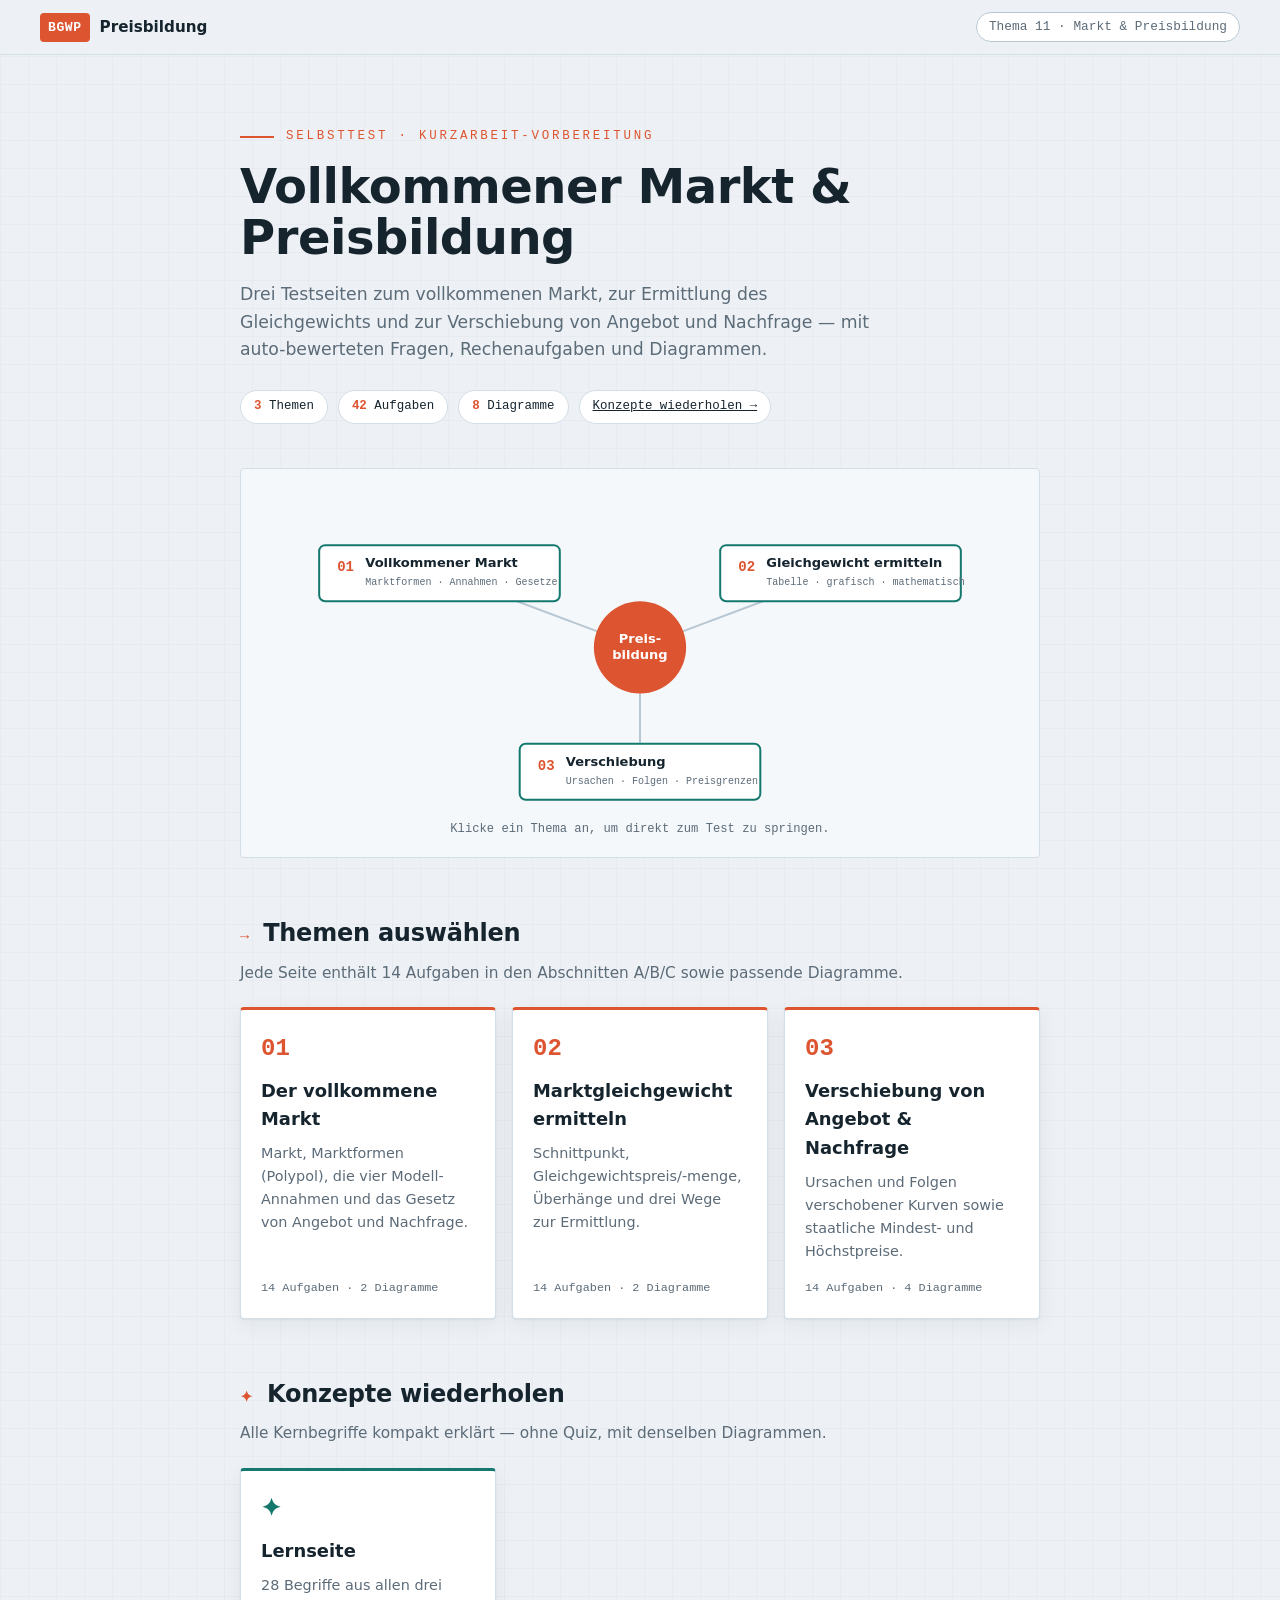
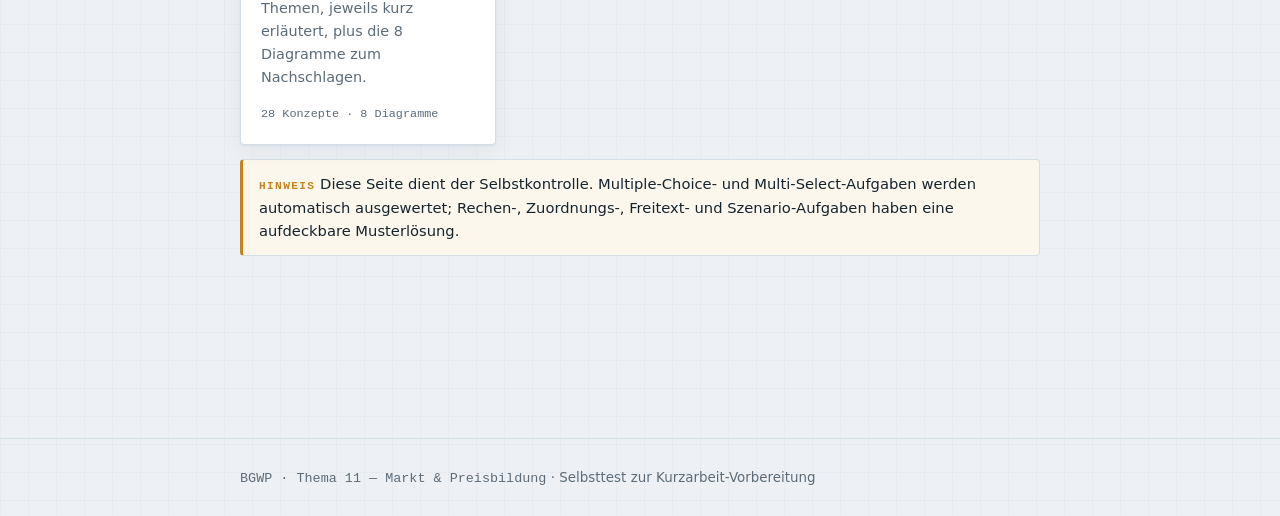
<file: index.html>
<!DOCTYPE html>
<html lang="de">
<head>
<meta charset="utf-8">
<meta name="viewport" content="width=device-width, initial-scale=1">
<title>BGWP · Preisbildung — Selbsttest</title>
<link rel="stylesheet" href="assets/style.css">
</head>
<body>
<header class="topbar">
  <a class="brand" href="index.html"><span class="mark">BGWP</span><b>Preisbildung</b></a>
  <div class="spacer"></div>
  <span class="scorechip">Thema 11 · Markt &amp; Preisbildung</span>
</header>
<main><div class="wrap">

  <section class="hero">
    <p class="eyebrow">Selbsttest · Kurzarbeit-Vorbereitung</p>
    <h1>Vollkommener Markt &amp; Preisbildung</h1>
    <p class="lede">Drei Testseiten zum vollkommenen Markt, zur Ermittlung des Gleichgewichts und zur
      Verschiebung von Angebot und Nachfrage — mit auto-bewerteten Fragen, Rechenaufgaben und Diagrammen.</p>
    <div class="hero-meta">
      <span class="pill"><b>3</b> Themen</span>
      <span class="pill"><b>42</b> Aufgaben</span>
      <span class="pill"><b>8</b> Diagramme</span>
      <a class="pill" href="lernseite.html">Konzepte wiederholen →</a>
    </div>
  </section>

  <figure class="diagram">
    <svg viewBox="0 0 760 320" role="img" aria-label="Navigationsdiagramm: zentrale Preisbildung mit drei Themen — vollkommener Markt, Gleichgewicht ermitteln und Verschiebung">
      <!-- spokes -->
      <line x1="380" y1="160" x2="180" y2="85" stroke="#B9C7D2" stroke-width="2"/>
      <line x1="380" y1="160" x2="580" y2="85" stroke="#B9C7D2" stroke-width="2"/>
      <line x1="380" y1="160" x2="380" y2="255" stroke="#B9C7D2" stroke-width="2"/>
      <!-- hub -->
      <circle cx="380" cy="160" r="46" fill="#DD5430"/>
      <text x="380" y="156" text-anchor="middle" fill="#fff" style="font-family:var(--font-display);font-weight:700;font-size:13px;">Preis-</text>
      <text x="380" y="172" text-anchor="middle" fill="#fff" style="font-family:var(--font-display);font-weight:700;font-size:13px;">bildung</text>

      <!-- node 01 -->
      <a href="01-vollkommener-markt.html">
        <rect x="60" y="58" width="240" height="56" rx="6" fill="#FFFFFF" stroke="#15786E" stroke-width="2"/>
        <text x="78" y="84" style="font-family:var(--font-mono);font-weight:700;font-size:14px;fill:#DD5430;">01</text>
        <text x="106" y="80" style="font-family:var(--font-display);font-weight:700;font-size:13px;fill:#16242E;">Vollkommener Markt</text>
        <text x="106" y="98" style="font-family:var(--font-mono);font-size:10px;fill:#5C6B78;">Marktformen · Annahmen · Gesetze</text>
      </a>
      <!-- node 02 -->
      <a href="02-marktgleichgewicht-ermitteln.html">
        <rect x="460" y="58" width="240" height="56" rx="6" fill="#FFFFFF" stroke="#15786E" stroke-width="2"/>
        <text x="478" y="84" style="font-family:var(--font-mono);font-weight:700;font-size:14px;fill:#DD5430;">02</text>
        <text x="506" y="80" style="font-family:var(--font-display);font-weight:700;font-size:13px;fill:#16242E;">Gleichgewicht ermitteln</text>
        <text x="506" y="98" style="font-family:var(--font-mono);font-size:10px;fill:#5C6B78;">Tabelle · grafisch · mathematisch</text>
      </a>
      <!-- node 03 -->
      <a href="03-verschiebung-angebot-nachfrage.html">
        <rect x="260" y="256" width="240" height="56" rx="6" fill="#FFFFFF" stroke="#15786E" stroke-width="2"/>
        <text x="278" y="282" style="font-family:var(--font-mono);font-weight:700;font-size:14px;fill:#DD5430;">03</text>
        <text x="306" y="278" style="font-family:var(--font-display);font-weight:700;font-size:13px;fill:#16242E;">Verschiebung</text>
        <text x="306" y="296" style="font-family:var(--font-mono);font-size:10px;fill:#5C6B78;">Ursachen · Folgen · Preisgrenzen</text>
      </a>
    </svg>
    <figcaption>Klicke ein Thema an, um direkt zum Test zu springen.</figcaption>
  </figure>

  <div class="sec-head"><span class="ix">→</span><h2>Themen auswählen</h2></div>
  <p class="sec-sub">Jede Seite enthält 14 Aufgaben in den Abschnitten A/B/C sowie passende Diagramme.</p>

  <div class="topic-grid">
    <a class="topic-card" href="01-vollkommener-markt.html">
      <span class="tc-num">01</span>
      <h3>Der vollkommene Markt</h3>
      <p>Markt, Marktformen (Polypol), die vier Modell-Annahmen und das Gesetz von Angebot und Nachfrage.</p>
      <span class="tc-meta">14 Aufgaben · 2 Diagramme</span>
    </a>
    <a class="topic-card" href="02-marktgleichgewicht-ermitteln.html">
      <span class="tc-num">02</span>
      <h3>Marktgleichgewicht ermitteln</h3>
      <p>Schnittpunkt, Gleichgewichtspreis/-menge, Über­hänge und drei Wege zur Ermittlung.</p>
      <span class="tc-meta">14 Aufgaben · 2 Diagramme</span>
    </a>
    <a class="topic-card" href="03-verschiebung-angebot-nachfrage.html">
      <span class="tc-num">03</span>
      <h3>Verschiebung von Angebot &amp; Nachfrage</h3>
      <p>Ursachen und Folgen verschobener Kurven sowie staatliche Mindest- und Höchstpreise.</p>
      <span class="tc-meta">14 Aufgaben · 4 Diagramme</span>
    </a>
  </div>

  <div class="sec-head"><span class="ix">✦</span><h2>Konzepte wiederholen</h2></div>
  <p class="sec-sub">Alle Kernbegriffe kompakt erklärt — ohne Quiz, mit denselben Diagrammen.</p>

  <div class="topic-grid">
    <a class="topic-card" href="lernseite.html" style="border-top-color:var(--accent-2);">
      <span class="tc-num" style="color:var(--accent-2);">✦</span>
      <h3>Lernseite</h3>
      <p>28 Begriffe aus allen drei Themen, jeweils kurz erläutert, plus die 8 Diagramme zum Nachschlagen.</p>
      <span class="tc-meta">28 Konzepte · 8 Diagramme</span>
    </a>
  </div>

  <div class="note"><span class="lbl">Hinweis</span> Diese Seite dient der Selbstkontrolle. Multiple-Choice- und
    Multi-Select-Aufgaben werden automatisch ausgewertet; Rechen-, Zuordnungs-, Freitext- und Szenario-Aufgaben
    haben eine aufdeckbare Musterlösung.</div>

</div></main>
<footer class="foot"><div class="wrap"><span class="mono">BGWP · Thema 11 — Markt &amp; Preisbildung</span> · Selbsttest zur Kurzarbeit-Vorbereitung</div></footer>
</body>
</html>
</file>
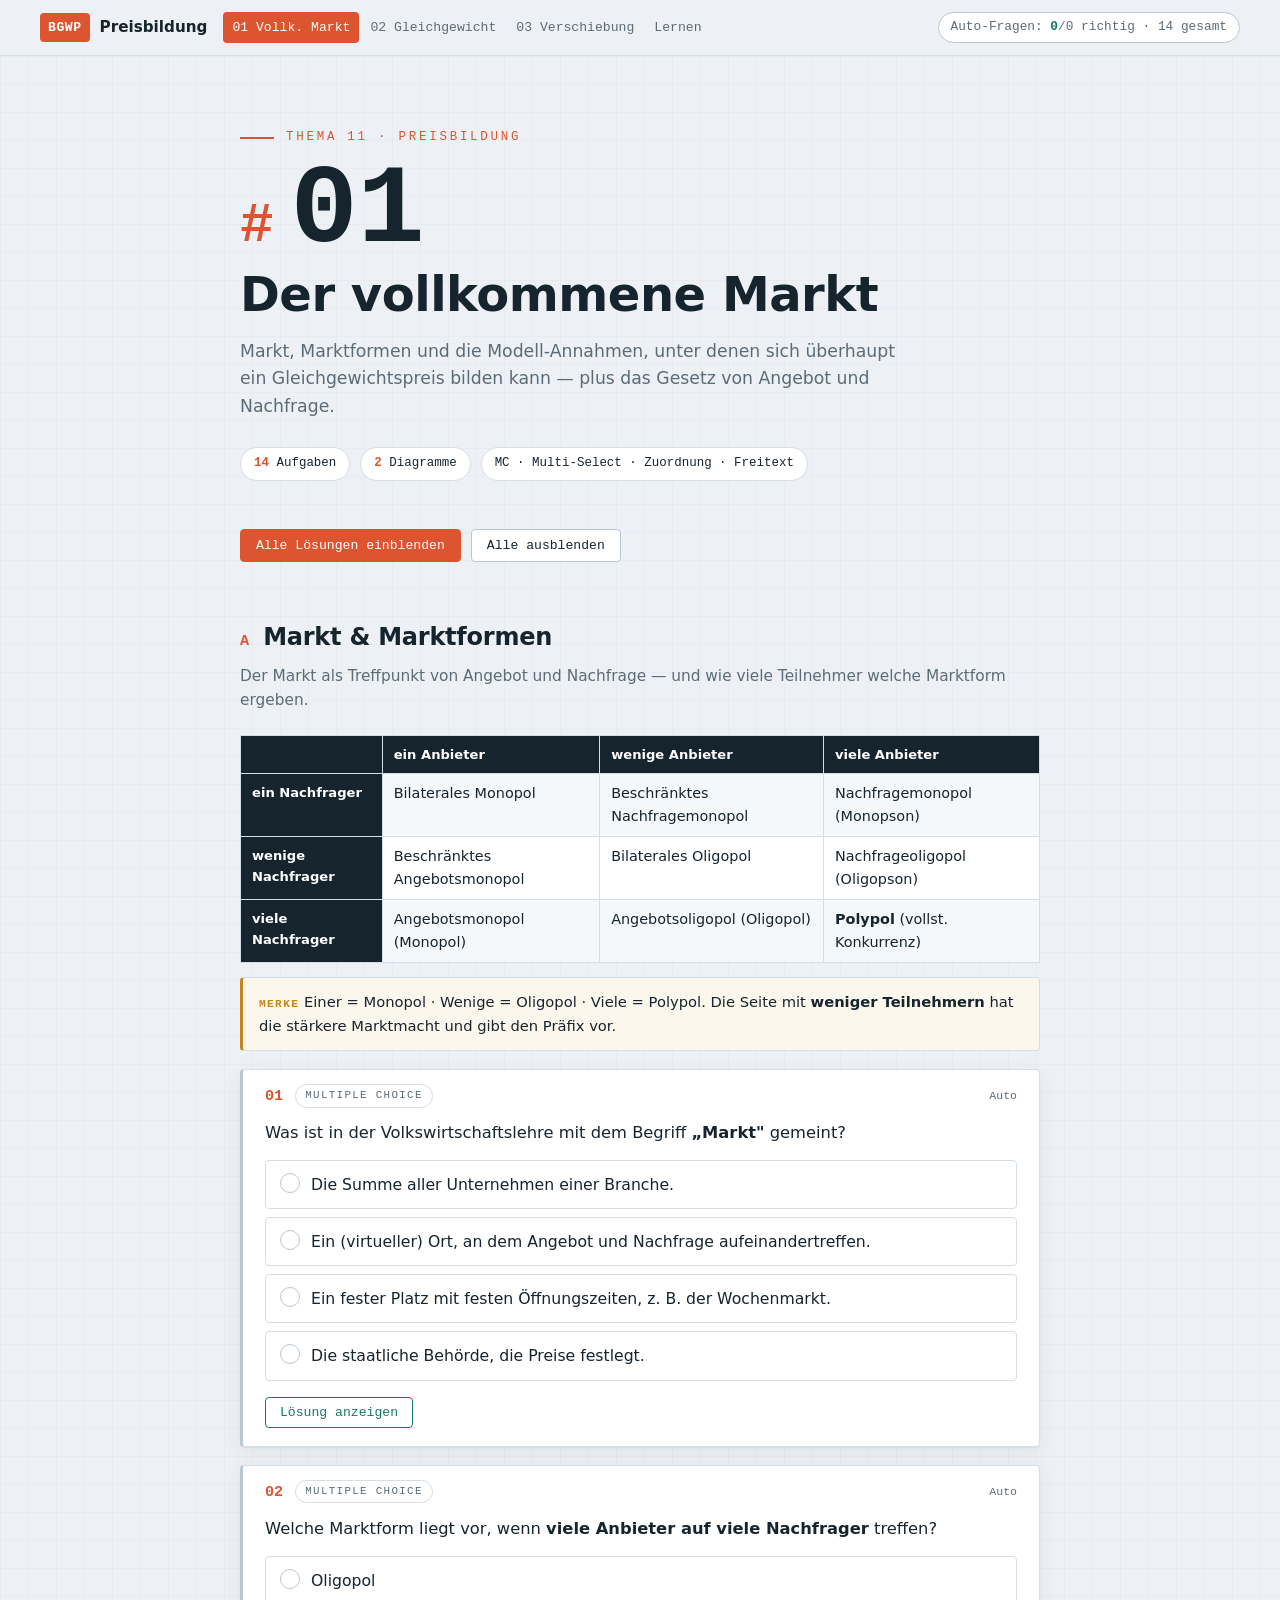
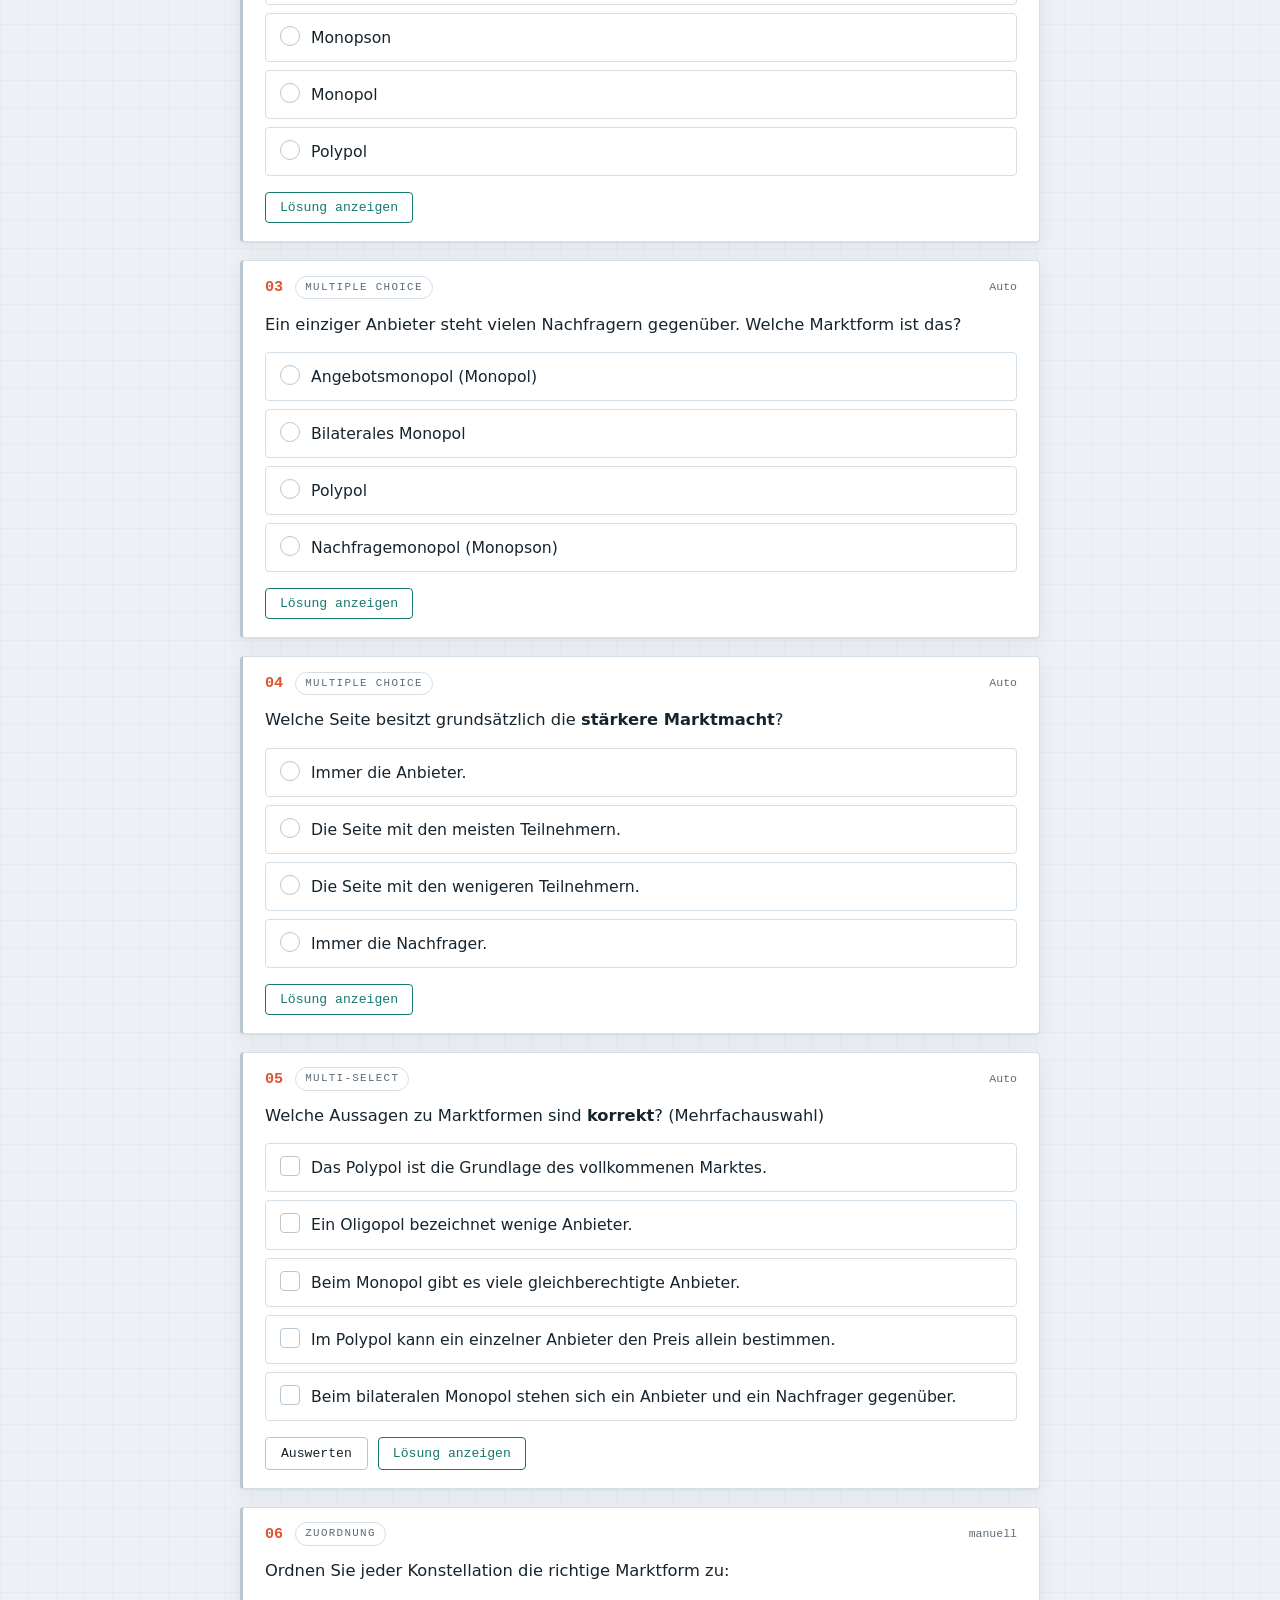
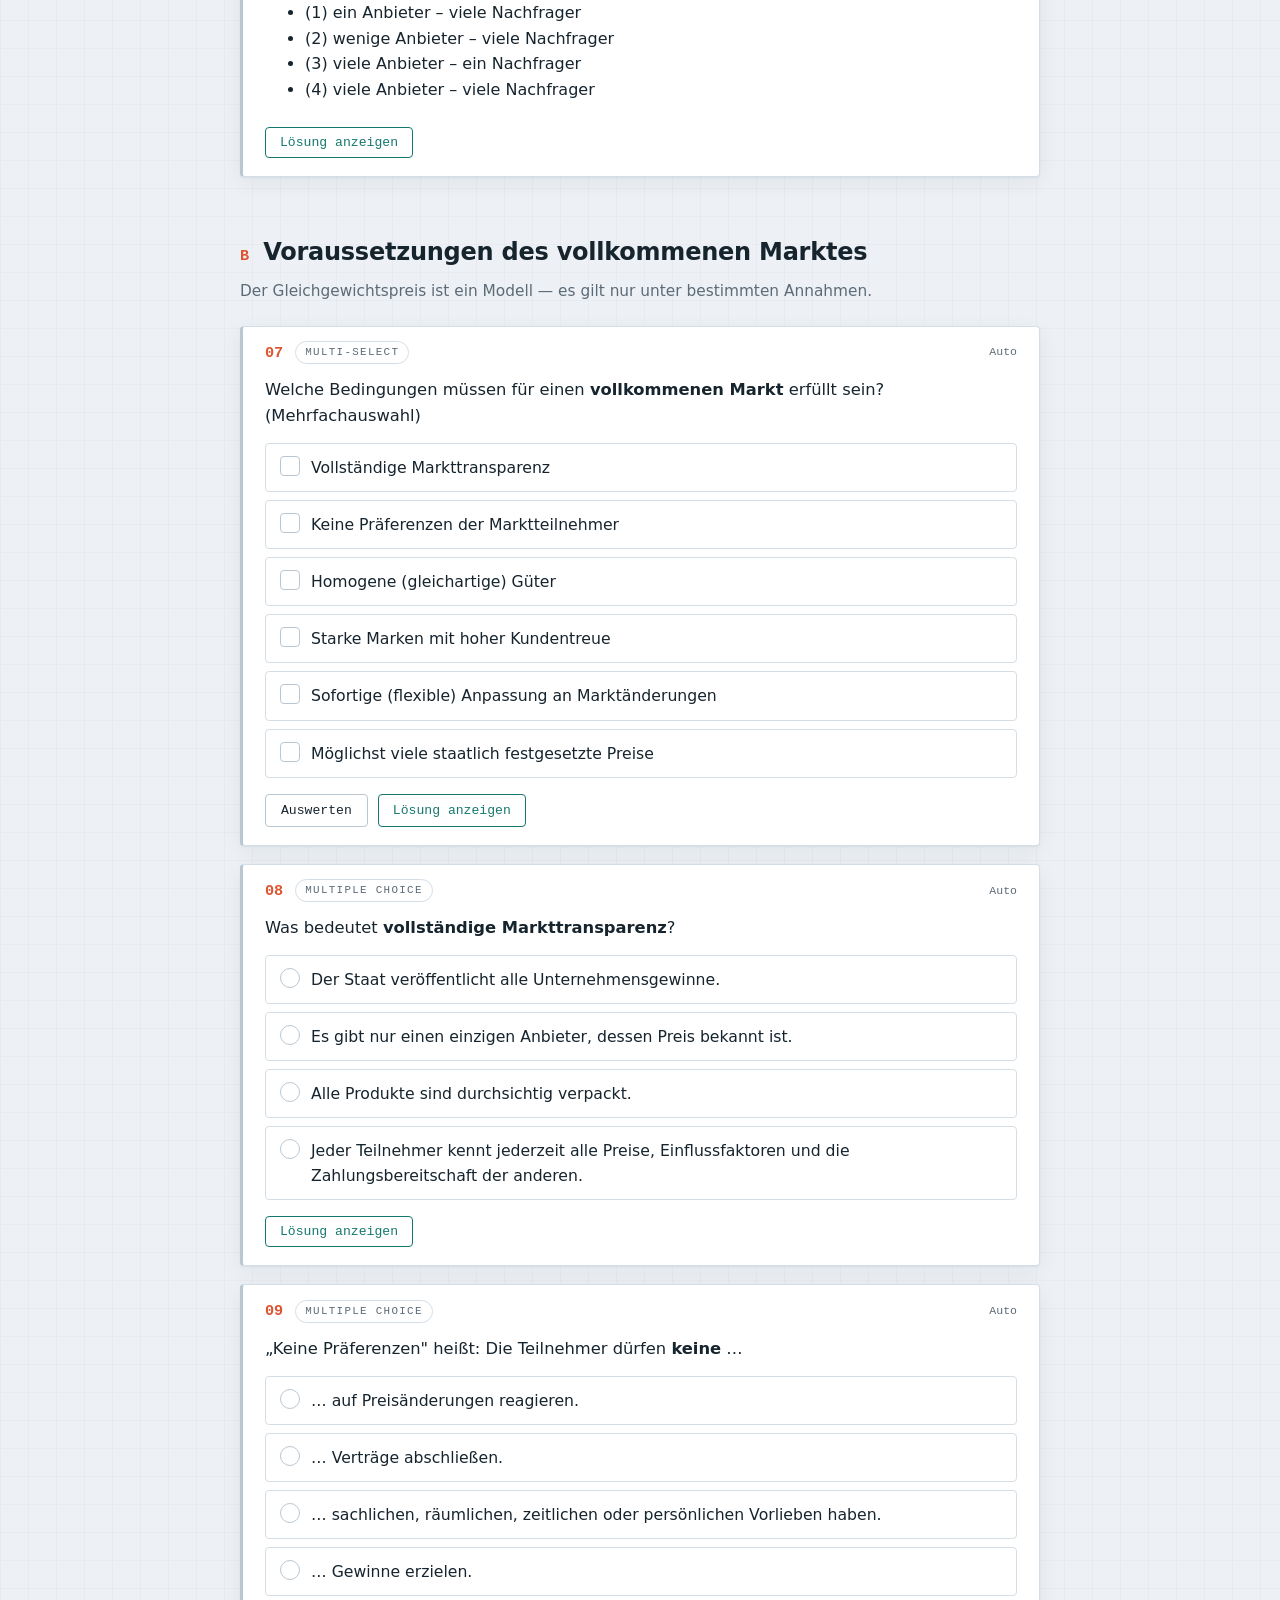
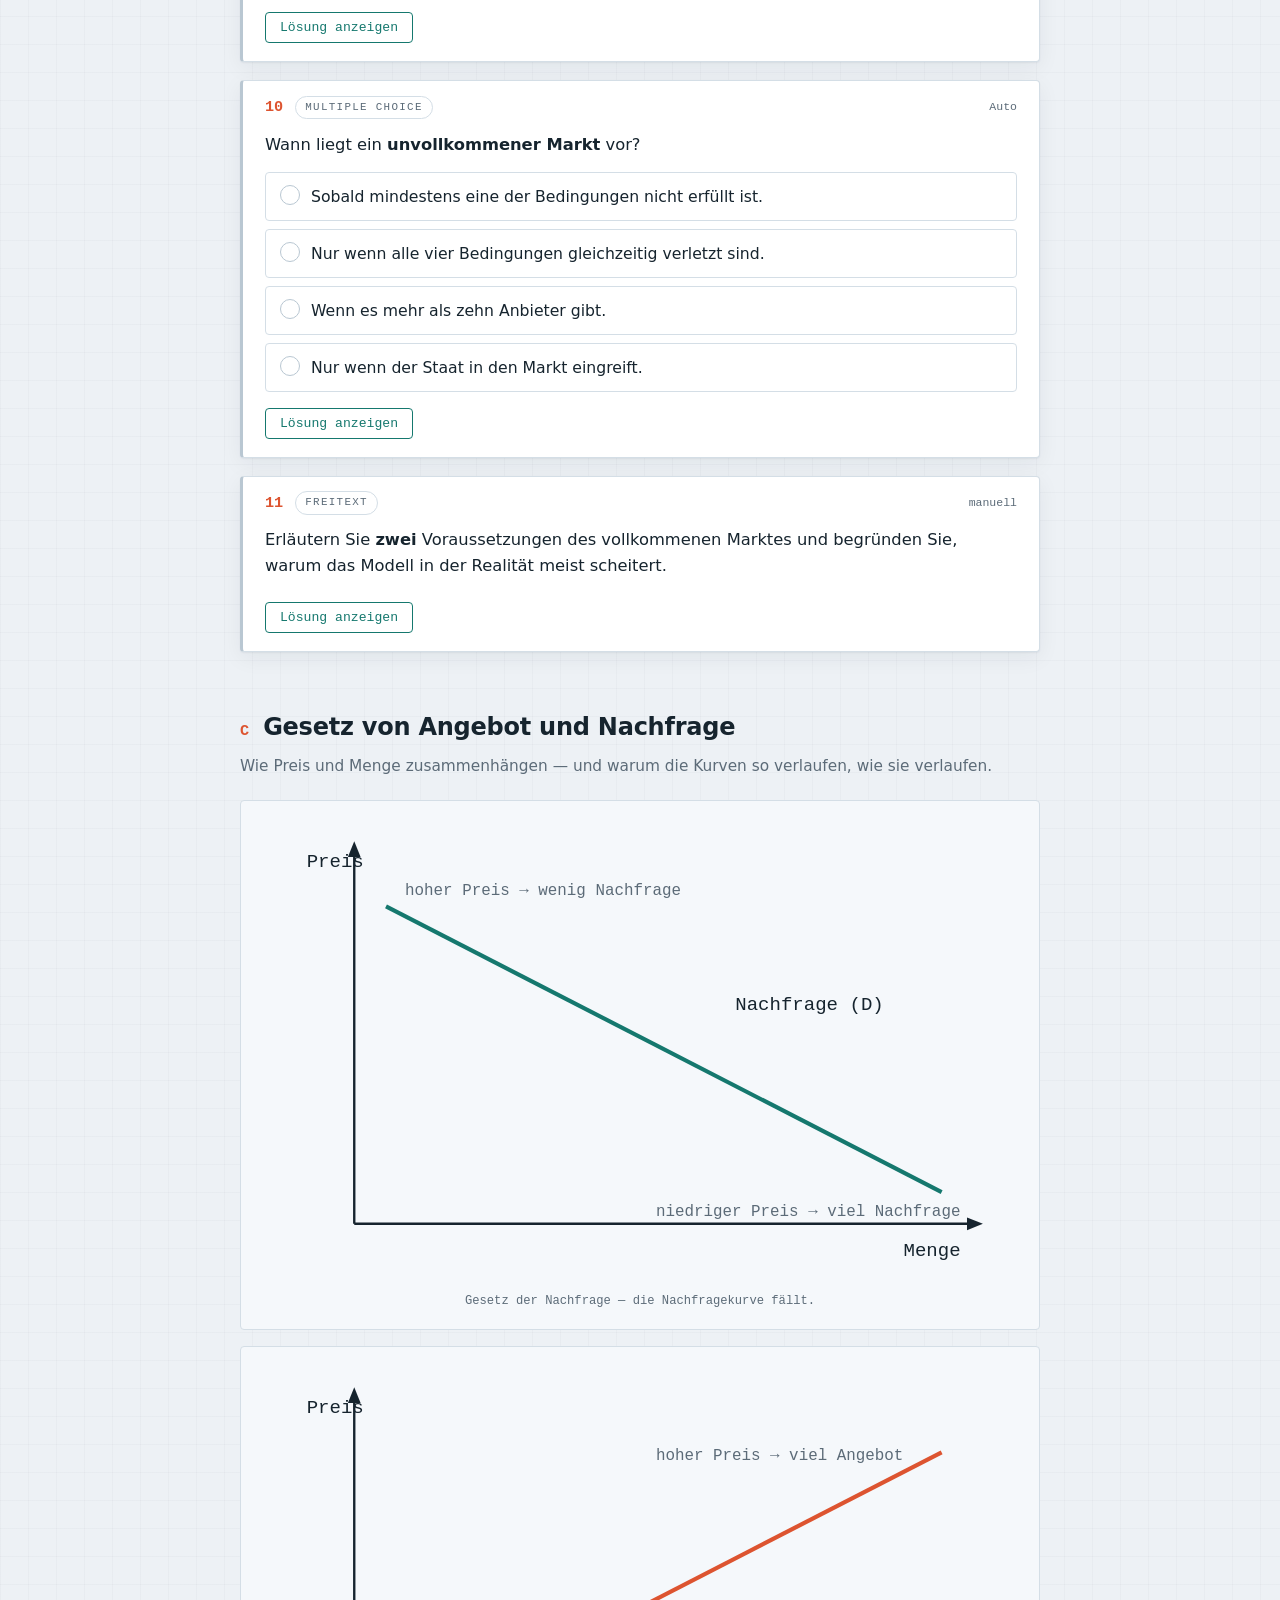
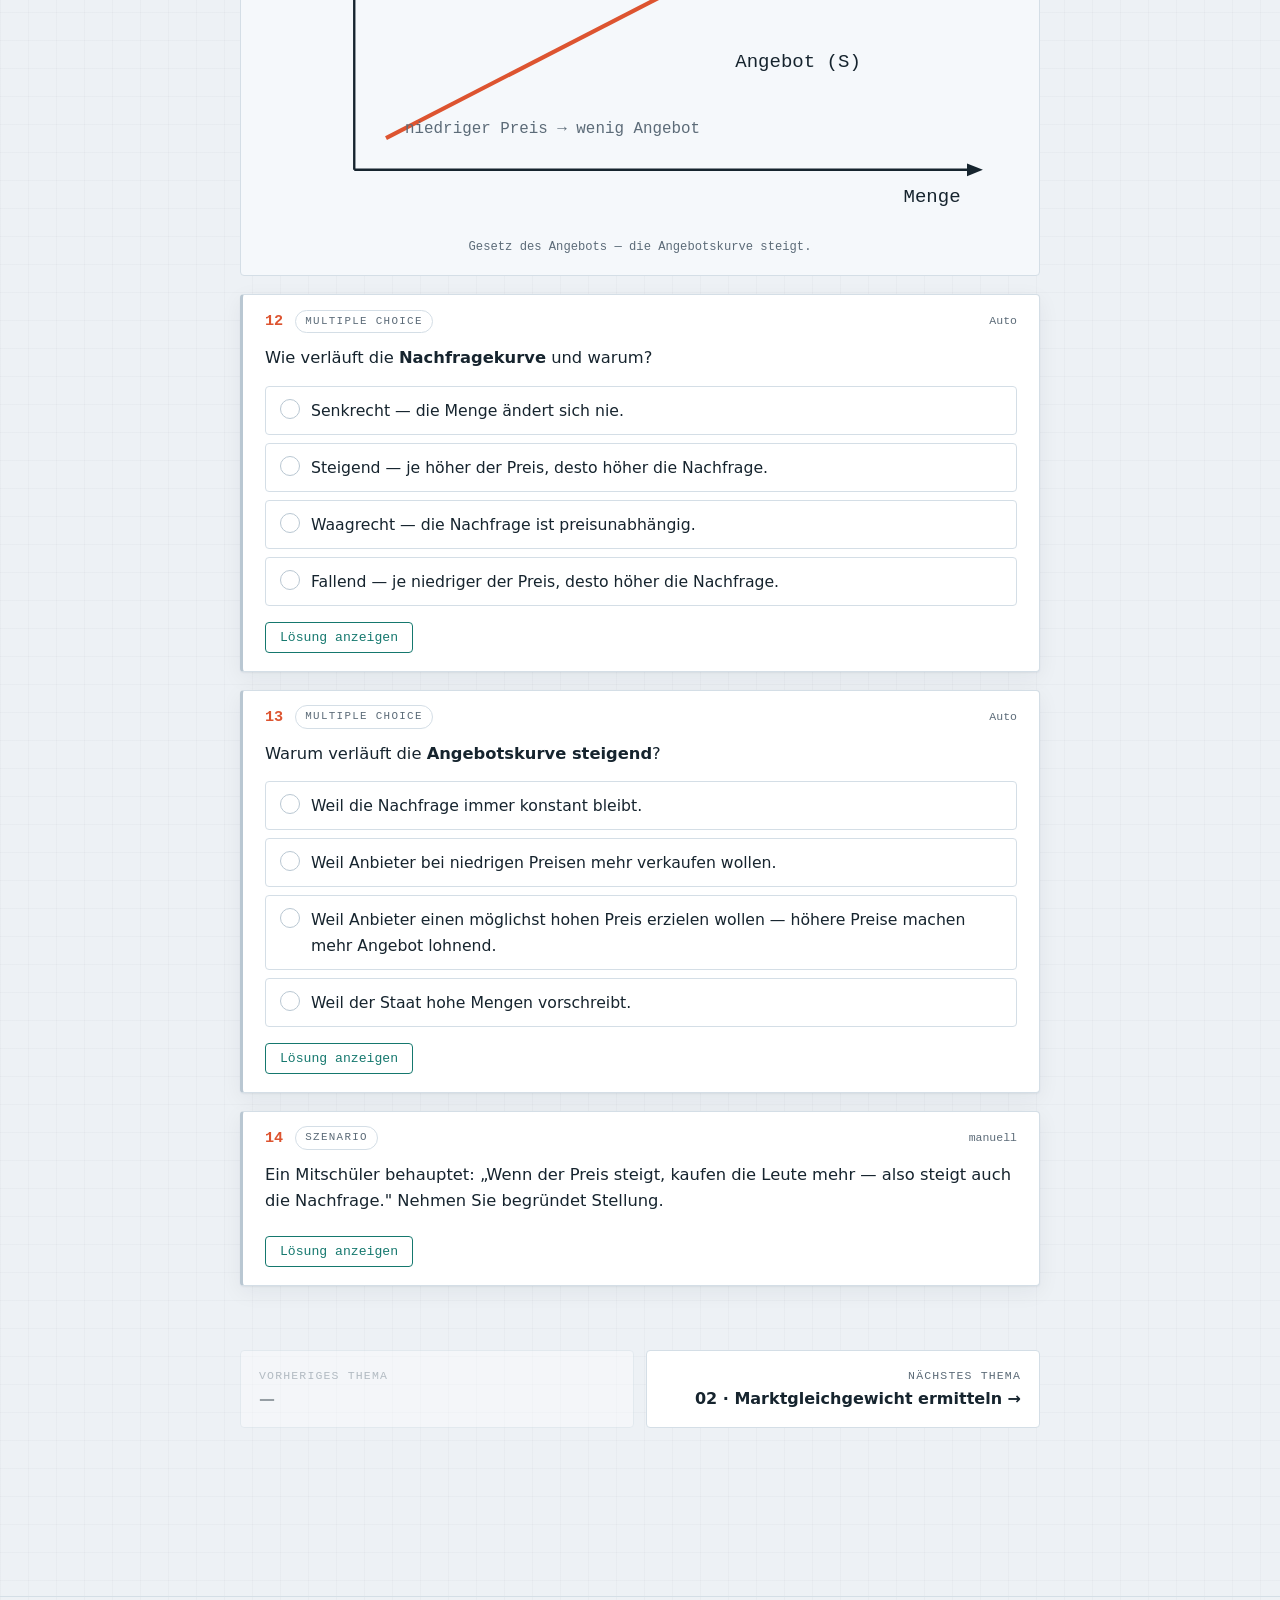
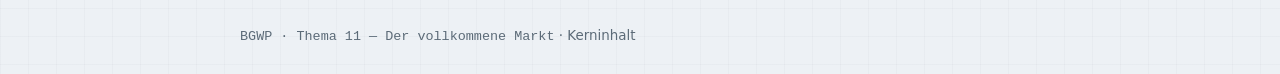
<file: 01-vollkommener-markt.html>
<!DOCTYPE html>
<html lang="de">
<head>
<meta charset="utf-8">
<meta name="viewport" content="width=device-width, initial-scale=1">
<title>01 · Der vollkommene Markt — BGWP Preisbildung</title>
<link rel="stylesheet" href="assets/style.css">
</head>
<body>
<header class="topbar">
  <a class="brand" href="index.html"><span class="mark">BGWP</span><b>Preisbildung</b></a>
  <nav class="topnav">
    <a href="01-vollkommener-markt.html" class="current">01 Vollk. Markt</a>
    <a href="02-marktgleichgewicht-ermitteln.html">02 Gleichgewicht</a>
    <a href="03-verschiebung-angebot-nachfrage.html">03 Verschiebung</a>
    <a href="lernseite.html">Lernen</a>
  </nav>
  <div class="spacer"></div>
  <span class="scorechip" id="scorechip">Auto-Fragen: 0/0 richtig</span>
</header>
<main><div class="wrap">

  <section class="hero">
    <p class="eyebrow">Thema 11 · Preisbildung</p>
    <div class="hero-num"><span class="hash">#</span>01</div>
    <h1>Der vollkommene Markt</h1>
    <p class="lede">Markt, Marktformen und die Modell-Annahmen, unter denen sich überhaupt ein
      Gleichgewichtspreis bilden kann — plus das Gesetz von Angebot und Nachfrage.</p>
    <div class="hero-meta">
      <span class="pill"><b>14</b> Aufgaben</span>
      <span class="pill"><b>2</b> Diagramme</span>
      <span class="pill">MC · Multi-Select · Zuordnung · Freitext</span>
    </div>
  </section>

  <div class="controls">
    <button class="btn primary" id="show-all">Alle Lösungen einblenden</button>
    <button class="btn" id="hide-all">Alle ausblenden</button>
  </div>

  <!-- ================= ABSCHNITT A ================= -->
  <div class="sec-head"><span class="ix">A</span><h2>Markt &amp; Marktformen</h2></div>
  <p class="sec-sub">Der Markt als Treffpunkt von Angebot und Nachfrage — und wie viele Teilnehmer
    welche Marktform ergeben.</p>

  <div class="tbl-wrap">
  <table class="ref">
    <tr><th></th><th>ein Anbieter</th><th>wenige Anbieter</th><th>viele Anbieter</th></tr>
    <tr><th>ein Nachfrager</th><td>Bilaterales Monopol</td><td>Beschränktes Nachfragemonopol</td><td>Nachfragemonopol (Monopson)</td></tr>
    <tr><th>wenige Nachfrager</th><td>Beschränktes Angebotsmonopol</td><td>Bilaterales Oligopol</td><td>Nachfrageoligopol (Oligopson)</td></tr>
    <tr><th>viele Nachfrager</th><td>Angebotsmonopol (Monopol)</td><td>Angebotsoligopol (Oligopol)</td><td><b>Polypol</b> (vollst. Konkurrenz)</td></tr>
  </table>
  </div>
  <div class="note"><span class="lbl">Merke</span> Einer = Monopol · Wenige = Oligopol · Viele = Polypol.
    Die Seite mit <b>weniger Teilnehmern</b> hat die stärkere Marktmacht und gibt den Präfix vor.</div>

  <article class="q">
    <div class="q-head"><span class="q-num">01</span><span class="q-type">Multiple Choice</span><span class="q-pts">Auto</span></div>
    <div class="q-body">
      <p class="q-text">Was ist in der Volkswirtschaftslehre mit dem Begriff <strong>„Markt"</strong> gemeint?</p>
      <ul class="q-options" data-multi="false">
        <li class="opt"><span class="tick"></span>Ein fester Platz mit festen Öffnungszeiten, z. B. der Wochenmarkt.</li>
        <li class="opt" data-correct="true"><span class="tick"></span>Ein (virtueller) Ort, an dem Angebot und Nachfrage aufeinandertreffen.</li>
        <li class="opt"><span class="tick"></span>Die Summe aller Unternehmen einer Branche.</li>
        <li class="opt"><span class="tick"></span>Die staatliche Behörde, die Preise festlegt.</li>
      </ul>
    </div>
    <div class="q-foot"><button class="q-reveal" aria-expanded="false">Lösung anzeigen</button></div>
    <div class="q-solution" hidden><span class="sol-label">Lösung</span>
      <p>Der Markt ist der (heute oft virtuelle) Ort, an dem Angebot und Nachfrage zusammentreffen.
        Früher waren feste Plätze und Zeiten gemeint, durch moderne Kommunikationstechnik ist das heute flexibler.</p>
    </div>
  </article>

  <article class="q">
    <div class="q-head"><span class="q-num">02</span><span class="q-type">Multiple Choice</span><span class="q-pts">Auto</span></div>
    <div class="q-body">
      <p class="q-text">Welche Marktform liegt vor, wenn <strong>viele Anbieter auf viele Nachfrager</strong> treffen?</p>
      <ul class="q-options" data-multi="false">
        <li class="opt"><span class="tick"></span>Monopol</li>
        <li class="opt"><span class="tick"></span>Oligopol</li>
        <li class="opt" data-correct="true"><span class="tick"></span>Polypol</li>
        <li class="opt"><span class="tick"></span>Monopson</li>
      </ul>
    </div>
    <div class="q-foot"><button class="q-reveal" aria-expanded="false">Lösung anzeigen</button></div>
    <div class="q-solution" hidden><span class="sol-label">Lösung</span>
      <p><b>Polypol</b> = viele Anbieter treffen auf viele Nachfrager. Es ist die Grundlage des vollkommenen
        Marktes (vollständige Konkurrenz).</p>
    </div>
  </article>

  <article class="q">
    <div class="q-head"><span class="q-num">03</span><span class="q-type">Multiple Choice</span><span class="q-pts">Auto</span></div>
    <div class="q-body">
      <p class="q-text">Ein einziger Anbieter steht vielen Nachfragern gegenüber. Welche Marktform ist das?</p>
      <ul class="q-options" data-multi="false">
        <li class="opt" data-correct="true"><span class="tick"></span>Angebotsmonopol (Monopol)</li>
        <li class="opt"><span class="tick"></span>Nachfragemonopol (Monopson)</li>
        <li class="opt"><span class="tick"></span>Polypol</li>
        <li class="opt"><span class="tick"></span>Bilaterales Monopol</li>
      </ul>
    </div>
    <div class="q-foot"><button class="q-reveal" aria-expanded="false">Lösung anzeigen</button></div>
    <div class="q-solution" hidden><span class="sol-label">Lösung</span>
      <p>Ein Anbieter + viele Nachfrager = <b>Angebotsmonopol</b>. Der Anbieter hat als die wenigere Seite die
        stärkere Marktmacht. <span class="tag-mistake">Verwechslung</span> Beim <b>Monopson</b> ist es umgekehrt:
        <i>ein</i> Nachfrager + viele Anbieter.</p>
    </div>
  </article>

  <article class="q">
    <div class="q-head"><span class="q-num">04</span><span class="q-type">Multiple Choice</span><span class="q-pts">Auto</span></div>
    <div class="q-body">
      <p class="q-text">Welche Seite besitzt grundsätzlich die <strong>stärkere Marktmacht</strong>?</p>
      <ul class="q-options" data-multi="false">
        <li class="opt"><span class="tick"></span>Immer die Anbieter.</li>
        <li class="opt"><span class="tick"></span>Immer die Nachfrager.</li>
        <li class="opt" data-correct="true"><span class="tick"></span>Die Seite mit den wenigeren Teilnehmern.</li>
        <li class="opt"><span class="tick"></span>Die Seite mit den meisten Teilnehmern.</li>
      </ul>
    </div>
    <div class="q-foot"><button class="q-reveal" aria-expanded="false">Lösung anzeigen</button></div>
    <div class="q-solution" hidden><span class="sol-label">Lösung</span>
      <p>Je knapper eine Seite ist, desto stärker ist ihre Verhandlungsposition. Beim Monopol (ein Anbieter)
        diktiert der Anbieter, beim Monopson (ein Nachfrager) der Nachfrager.</p>
    </div>
  </article>

  <article class="q">
    <div class="q-head"><span class="q-num">05</span><span class="q-type">Multi-Select</span><span class="q-pts">Auto</span></div>
    <div class="q-body">
      <p class="q-text">Welche Aussagen zu Marktformen sind <strong>korrekt</strong>? (Mehrfachauswahl)</p>
      <ul class="q-options" data-multi="true">
        <li class="opt" data-correct="true"><span class="tick"></span>Ein Oligopol bezeichnet wenige Anbieter.</li>
        <li class="opt" data-correct="true"><span class="tick"></span>Das Polypol ist die Grundlage des vollkommenen Marktes.</li>
        <li class="opt"><span class="tick"></span>Beim Monopol gibt es viele gleichberechtigte Anbieter.</li>
        <li class="opt" data-correct="true"><span class="tick"></span>Beim bilateralen Monopol stehen sich ein Anbieter und ein Nachfrager gegenüber.</li>
        <li class="opt"><span class="tick"></span>Im Polypol kann ein einzelner Anbieter den Preis allein bestimmen.</li>
      </ul>
    </div>
    <div class="q-foot"><button class="q-check btn">Auswerten</button><button class="q-reveal" aria-expanded="false">Lösung anzeigen</button></div>
    <div class="q-solution" hidden><span class="sol-label">Lösung</span>
      <p>Richtig: Oligopol = wenige; Polypol = Grundlage vollkommener Markt; bilaterales Monopol = 1 Anbieter ↔ 1 Nachfrager.</p>
      <p>Falsch: Monopol = <i>ein</i> Anbieter; im Polypol ist der einzelne Anbieter zu klein, um den Preis allein zu setzen — er ist „Mengenanpasser".</p>
    </div>
  </article>

  <article class="q">
    <div class="q-head"><span class="q-num">06</span><span class="q-type">Zuordnung</span><span class="q-pts">manuell</span></div>
    <div class="q-body">
      <p class="q-text">Ordnen Sie jeder Konstellation die richtige Marktform zu:</p>
      <ul>
        <li>(1) ein Anbieter – viele Nachfrager</li>
        <li>(2) wenige Anbieter – viele Nachfrager</li>
        <li>(3) viele Anbieter – ein Nachfrager</li>
        <li>(4) viele Anbieter – viele Nachfrager</li>
      </ul>
    </div>
    <div class="q-foot"><button class="q-reveal" aria-expanded="false">Lösung anzeigen</button></div>
    <div class="q-solution" hidden><span class="sol-label">Musterlösung</span>
      <p>(1) → <b>Angebotsmonopol</b> · (2) → <b>Angebotsoligopol</b> · (3) → <b>Nachfragemonopol (Monopson)</b>
        · (4) → <b>Polypol</b>.</p>
    </div>
  </article>

  <!-- ================= ABSCHNITT B ================= -->
  <div class="sec-head"><span class="ix">B</span><h2>Voraussetzungen des vollkommenen Marktes</h2></div>
  <p class="sec-sub">Der Gleichgewichtspreis ist ein Modell — es gilt nur unter bestimmten Annahmen.</p>

  <article class="q">
    <div class="q-head"><span class="q-num">07</span><span class="q-type">Multi-Select</span><span class="q-pts">Auto</span></div>
    <div class="q-body">
      <p class="q-text">Welche Bedingungen müssen für einen <strong>vollkommenen Markt</strong> erfüllt sein? (Mehrfachauswahl)</p>
      <ul class="q-options" data-multi="true">
        <li class="opt" data-correct="true"><span class="tick"></span>Vollständige Markttransparenz</li>
        <li class="opt" data-correct="true"><span class="tick"></span>Homogene (gleichartige) Güter</li>
        <li class="opt" data-correct="true"><span class="tick"></span>Keine Präferenzen der Marktteilnehmer</li>
        <li class="opt" data-correct="true"><span class="tick"></span>Sofortige (flexible) Anpassung an Marktänderungen</li>
        <li class="opt"><span class="tick"></span>Möglichst viele staatlich festgesetzte Preise</li>
        <li class="opt"><span class="tick"></span>Starke Marken mit hoher Kundentreue</li>
      </ul>
    </div>
    <div class="q-foot"><button class="q-check btn">Auswerten</button><button class="q-reveal" aria-expanded="false">Lösung anzeigen</button></div>
    <div class="q-solution" hidden><span class="sol-label">Lösung</span>
      <p>Vier Annahmen: <b>Markttransparenz · homogene Güter · keine Präferenzen · sofortige Anpassung</b>.</p>
      <p>Staatliche Preise und starke Marken (=persönliche Präferenz) <i>widersprechen</i> dem vollkommenen Markt.</p>
    </div>
  </article>

  <article class="q">
    <div class="q-head"><span class="q-num">08</span><span class="q-type">Multiple Choice</span><span class="q-pts">Auto</span></div>
    <div class="q-body">
      <p class="q-text">Was bedeutet <strong>vollständige Markttransparenz</strong>?</p>
      <ul class="q-options" data-multi="false">
        <li class="opt"><span class="tick"></span>Alle Produkte sind durchsichtig verpackt.</li>
        <li class="opt" data-correct="true"><span class="tick"></span>Jeder Teilnehmer kennt jederzeit alle Preise, Einflussfaktoren und die Zahlungsbereitschaft der anderen.</li>
        <li class="opt"><span class="tick"></span>Der Staat veröffentlicht alle Unternehmensgewinne.</li>
        <li class="opt"><span class="tick"></span>Es gibt nur einen einzigen Anbieter, dessen Preis bekannt ist.</li>
      </ul>
    </div>
    <div class="q-foot"><button class="q-reveal" aria-expanded="false">Lösung anzeigen</button></div>
    <div class="q-solution" hidden><span class="sol-label">Lösung</span>
      <p>Markttransparenz = vollständige Information: Jeder weiß, welcher Anbieter wie viel verlangt und wie
        zahlungsbereit die Nachfrager sind. Niemand hat einen Informationsvorsprung.</p>
    </div>
  </article>

  <article class="q">
    <div class="q-head"><span class="q-num">09</span><span class="q-type">Multiple Choice</span><span class="q-pts">Auto</span></div>
    <div class="q-body">
      <p class="q-text">„Keine Präferenzen" heißt: Die Teilnehmer dürfen <strong>keine</strong> …</p>
      <ul class="q-options" data-multi="false">
        <li class="opt"><span class="tick"></span>… Gewinne erzielen.</li>
        <li class="opt" data-correct="true"><span class="tick"></span>… sachlichen, räumlichen, zeitlichen oder persönlichen Vorlieben haben.</li>
        <li class="opt"><span class="tick"></span>… Verträge abschließen.</li>
        <li class="opt"><span class="tick"></span>… auf Preisänderungen reagieren.</li>
      </ul>
    </div>
    <div class="q-foot"><button class="q-reveal" aria-expanded="false">Lösung anzeigen</button></div>
    <div class="q-solution" hidden><span class="sol-label">Lösung</span>
      <p>Präferenzfreiheit bedeutet: keine sachlichen (z. B. Qualität/Marke), räumlichen (Entfernung),
        zeitlichen (Öffnungszeiten) oder persönlichen (Sympathie/Treue) Vorlieben. Gekauft wird allein nach dem Preis.</p>
    </div>
  </article>

  <article class="q">
    <div class="q-head"><span class="q-num">10</span><span class="q-type">Multiple Choice</span><span class="q-pts">Auto</span></div>
    <div class="q-body">
      <p class="q-text">Wann liegt ein <strong>unvollkommener Markt</strong> vor?</p>
      <ul class="q-options" data-multi="false">
        <li class="opt"><span class="tick"></span>Nur wenn alle vier Bedingungen gleichzeitig verletzt sind.</li>
        <li class="opt" data-correct="true"><span class="tick"></span>Sobald mindestens eine der Bedingungen nicht erfüllt ist.</li>
        <li class="opt"><span class="tick"></span>Nur wenn der Staat in den Markt eingreift.</li>
        <li class="opt"><span class="tick"></span>Wenn es mehr als zehn Anbieter gibt.</li>
      </ul>
    </div>
    <div class="q-foot"><button class="q-reveal" aria-expanded="false">Lösung anzeigen</button></div>
    <div class="q-solution" hidden><span class="sol-label">Lösung</span>
      <p>Es genügt, wenn <b>eine einzige</b> Annahme verletzt ist — dann ist der Markt unvollkommen. In der
        Realität scheitert das meist an den Präferenzen (Markentreue, lokaler Einkauf).</p>
    </div>
  </article>

  <article class="q">
    <div class="q-head"><span class="q-num">11</span><span class="q-type">Freitext</span><span class="q-pts">manuell</span></div>
    <div class="q-body">
      <p class="q-text">Erläutern Sie <strong>zwei</strong> Voraussetzungen des vollkommenen Marktes und begründen Sie,
        warum das Modell in der Realität meist scheitert.</p>
    </div>
    <div class="q-foot"><button class="q-reveal" aria-expanded="false">Lösung anzeigen</button></div>
    <div class="q-solution" hidden><span class="sol-label">Musterlösung</span>
      <p><b>Homogene Güter:</b> Alle Produkte sind gleich (Qualität, Beschaffenheit) — sonst könnten sich
        Preisunterschiede über Qualität rechtfertigen.</p>
      <p><b>Keine Präferenzen:</b> Käufer entscheiden allein nach dem Preis, ohne Vorlieben.</p>
      <p><b>Warum es scheitert:</b> In der Realität gibt es kaum präferenzfreie Kunden. Viele bevorzugen
        Markenprodukte oder kaufen aus Bequemlichkeit lokal ein (niemand fährt 100 km, weil die Butter ein
        paar Cent billiger ist). Damit ist die Bedingung „keine Präferenzen" verletzt → unvollkommener Markt.</p>
    </div>
  </article>

  <!-- ================= ABSCHNITT C ================= -->
  <div class="sec-head"><span class="ix">C</span><h2>Gesetz von Angebot und Nachfrage</h2></div>
  <p class="sec-sub">Wie Preis und Menge zusammenhängen — und warum die Kurven so verlaufen, wie sie verlaufen.</p>

  <figure class="diagram">
    <svg viewBox="0 0 480 290" role="img" aria-label="Fallende Nachfragekurve im Preis-Mengen-Diagramm: je niedriger der Preis, desto höher die Nachfrage">
      <line x1="60" y1="20" x2="60" y2="255" stroke="#16242E" stroke-width="1.5"/>
      <line x1="60" y1="255" x2="450" y2="255" stroke="#16242E" stroke-width="1.5"/>
      <polygon points="60,14 56,24 64,24" fill="#16242E"/>
      <polygon points="456,255 446,251 446,259" fill="#16242E"/>
      <text class="svg-label" x="30" y="30">Preis</text>
      <text class="svg-label" x="406" y="275">Menge</text>
      <line x1="80" y1="55" x2="430" y2="235" stroke="#15786E" stroke-width="2.6"/>
      <text class="svg-label" x="300" y="120" fill="#15786E">Nachfrage (D)</text>
      <text class="svg-label-sm" x="92" y="48">hoher Preis → wenig Nachfrage</text>
      <text class="svg-label-sm" x="250" y="250">niedriger Preis → viel Nachfrage</text>
    </svg>
    <figcaption>Gesetz der Nachfrage — die Nachfragekurve fällt.</figcaption>
  </figure>

  <figure class="diagram">
    <svg viewBox="0 0 480 290" role="img" aria-label="Steigende Angebotskurve im Preis-Mengen-Diagramm: je höher der Preis, desto höher das Angebot">
      <line x1="60" y1="20" x2="60" y2="255" stroke="#16242E" stroke-width="1.5"/>
      <line x1="60" y1="255" x2="450" y2="255" stroke="#16242E" stroke-width="1.5"/>
      <polygon points="60,14 56,24 64,24" fill="#16242E"/>
      <polygon points="456,255 446,251 446,259" fill="#16242E"/>
      <text class="svg-label" x="30" y="30">Preis</text>
      <text class="svg-label" x="406" y="275">Menge</text>
      <line x1="80" y1="235" x2="430" y2="55" stroke="#DD5430" stroke-width="2.6"/>
      <text class="svg-label" x="300" y="190" fill="#DD5430">Angebot (S)</text>
      <text class="svg-label-sm" x="92" y="232">niedriger Preis → wenig Angebot</text>
      <text class="svg-label-sm" x="250" y="60">hoher Preis → viel Angebot</text>
    </svg>
    <figcaption>Gesetz des Angebots — die Angebotskurve steigt.</figcaption>
  </figure>

  <article class="q">
    <div class="q-head"><span class="q-num">12</span><span class="q-type">Multiple Choice</span><span class="q-pts">Auto</span></div>
    <div class="q-body">
      <p class="q-text">Wie verläuft die <strong>Nachfragekurve</strong> und warum?</p>
      <ul class="q-options" data-multi="false">
        <li class="opt" data-correct="true"><span class="tick"></span>Fallend — je niedriger der Preis, desto höher die Nachfrage.</li>
        <li class="opt"><span class="tick"></span>Steigend — je höher der Preis, desto höher die Nachfrage.</li>
        <li class="opt"><span class="tick"></span>Waagrecht — die Nachfrage ist preisunabhängig.</li>
        <li class="opt"><span class="tick"></span>Senkrecht — die Menge ändert sich nie.</li>
      </ul>
    </div>
    <div class="q-foot"><button class="q-reveal" aria-expanded="false">Lösung anzeigen</button></div>
    <div class="q-solution" hidden><span class="sol-label">Lösung</span>
      <p>Gesetz der Nachfrage: Mit sinkendem Preis steigt die nachgefragte Menge → die Nachfragegerade
        verläuft <b>fallend</b>. Nachfrager wollen möglichst günstig einkaufen.</p>
    </div>
  </article>

  <article class="q">
    <div class="q-head"><span class="q-num">13</span><span class="q-type">Multiple Choice</span><span class="q-pts">Auto</span></div>
    <div class="q-body">
      <p class="q-text">Warum verläuft die <strong>Angebotskurve steigend</strong>?</p>
      <ul class="q-options" data-multi="false">
        <li class="opt"><span class="tick"></span>Weil Anbieter bei niedrigen Preisen mehr verkaufen wollen.</li>
        <li class="opt" data-correct="true"><span class="tick"></span>Weil Anbieter einen möglichst hohen Preis erzielen wollen — höhere Preise machen mehr Angebot lohnend.</li>
        <li class="opt"><span class="tick"></span>Weil der Staat hohe Mengen vorschreibt.</li>
        <li class="opt"><span class="tick"></span>Weil die Nachfrage immer konstant bleibt.</li>
      </ul>
    </div>
    <div class="q-foot"><button class="q-reveal" aria-expanded="false">Lösung anzeigen</button></div>
    <div class="q-solution" hidden><span class="sol-label">Lösung</span>
      <p>Gesetz des Angebots: Je höher der Preis <i>für dasselbe Gut</i>, desto höher das Angebot. Verkäufer
        sind bestrebt, einen möglichst hohen Preis zu erzielen — bei höheren Preisen lohnt es sich, mehr
        anzubieten. Voraussetzung (ceteris paribus): Es handelt sich um <b>homogene Güter</b> unter
        <b>gleichbleibenden Marktbedingungen</b>; nur dann erklärt der Preis allein, warum Anbieter
        ihre Menge ausweiten.</p>
    </div>
  </article>

  <article class="q">
    <div class="q-head"><span class="q-num">14</span><span class="q-type">Szenario</span><span class="q-pts">manuell</span></div>
    <div class="q-body">
      <p class="q-text">Ein Mitschüler behauptet: „Wenn der Preis steigt, kaufen die Leute mehr — also steigt
        auch die Nachfrage." Nehmen Sie begründet Stellung.</p>
    </div>
    <div class="q-foot"><button class="q-reveal" aria-expanded="false">Lösung anzeigen</button></div>
    <div class="q-solution" hidden><span class="sol-label">Musterlösung</span>
      <p>Die Aussage ist <b>falsch</b>. Nach dem Gesetz der Nachfrage gilt das Gegenteil: Steigt der Preis,
        <i>sinkt</i> die nachgefragte Menge (fallende Nachfragekurve). Der Mitschüler verwechselt Nachfrage und
        Angebot — beim <b>Angebot</b> steigt die Menge mit dem Preis (steigende Angebotskurve), weil Verkäufer
        einen hohen Preis erzielen wollen. Nachfrager hingegen wollen günstig kaufen.</p>
    </div>
  </article>

  <nav class="pager">
    <a aria-disabled="true"><span>Vorheriges Thema</span><b>—</b></a>
    <a class="next" href="02-marktgleichgewicht-ermitteln.html"><span>Nächstes Thema</span><b>02 · Marktgleichgewicht ermitteln →</b></a>
  </nav>

</div></main>
<footer class="foot"><div class="wrap"><span class="mono">BGWP · Thema 11 — Der vollkommene Markt</span> · Kerninhalt</div></footer>
<script src="assets/quiz.js"></script>
</body>
</html>
</file>
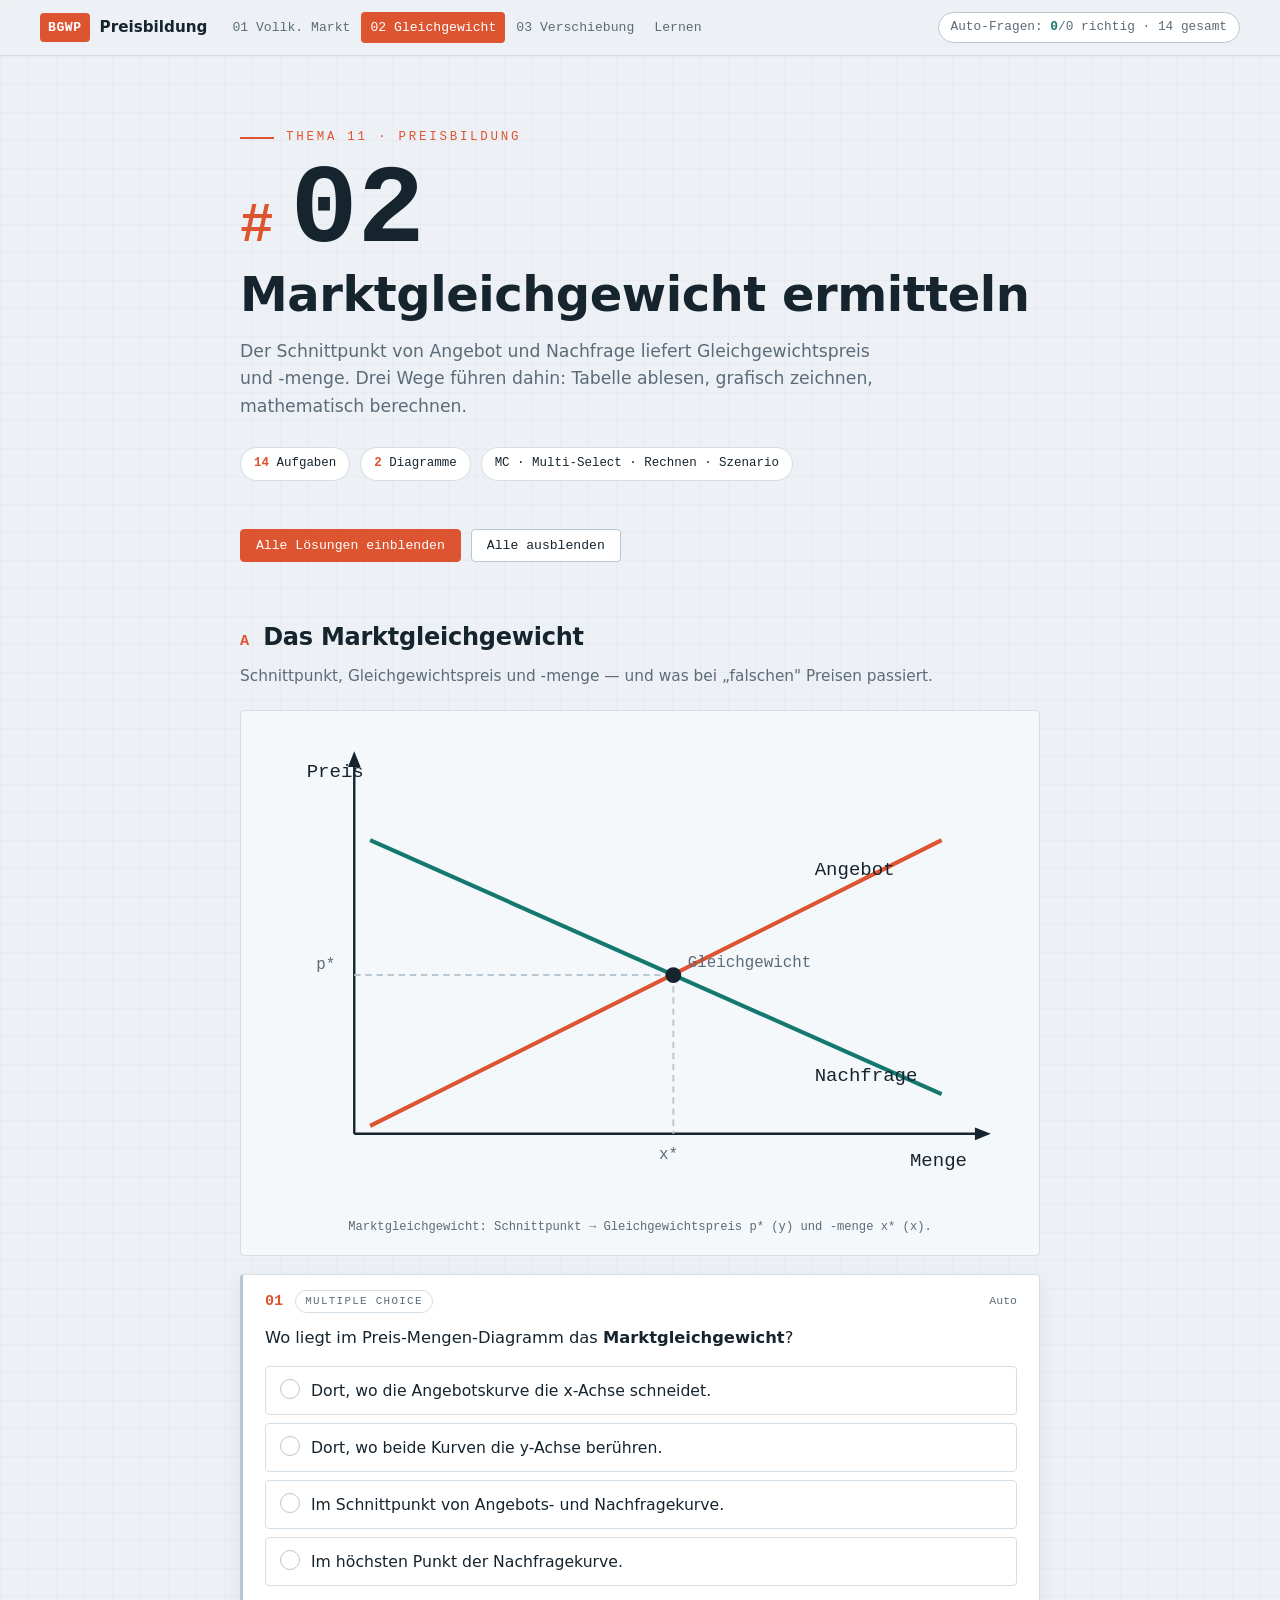
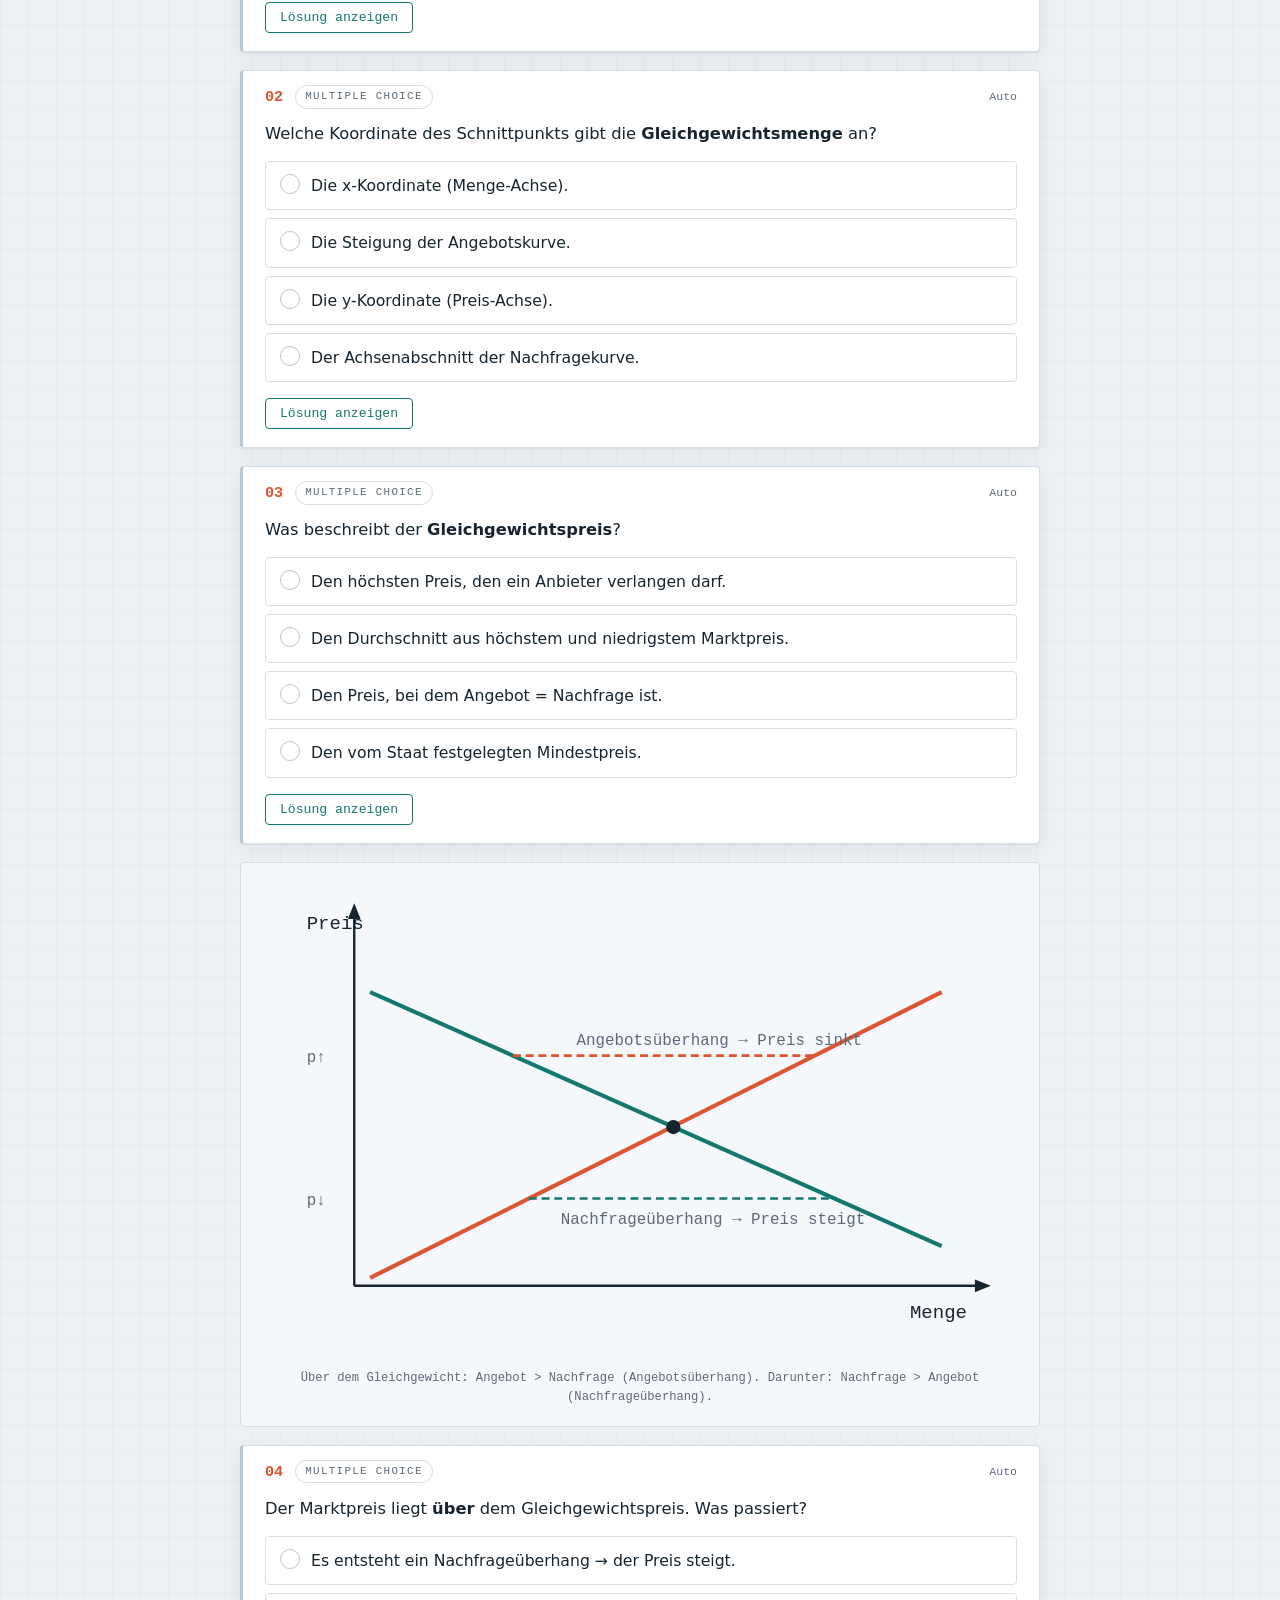
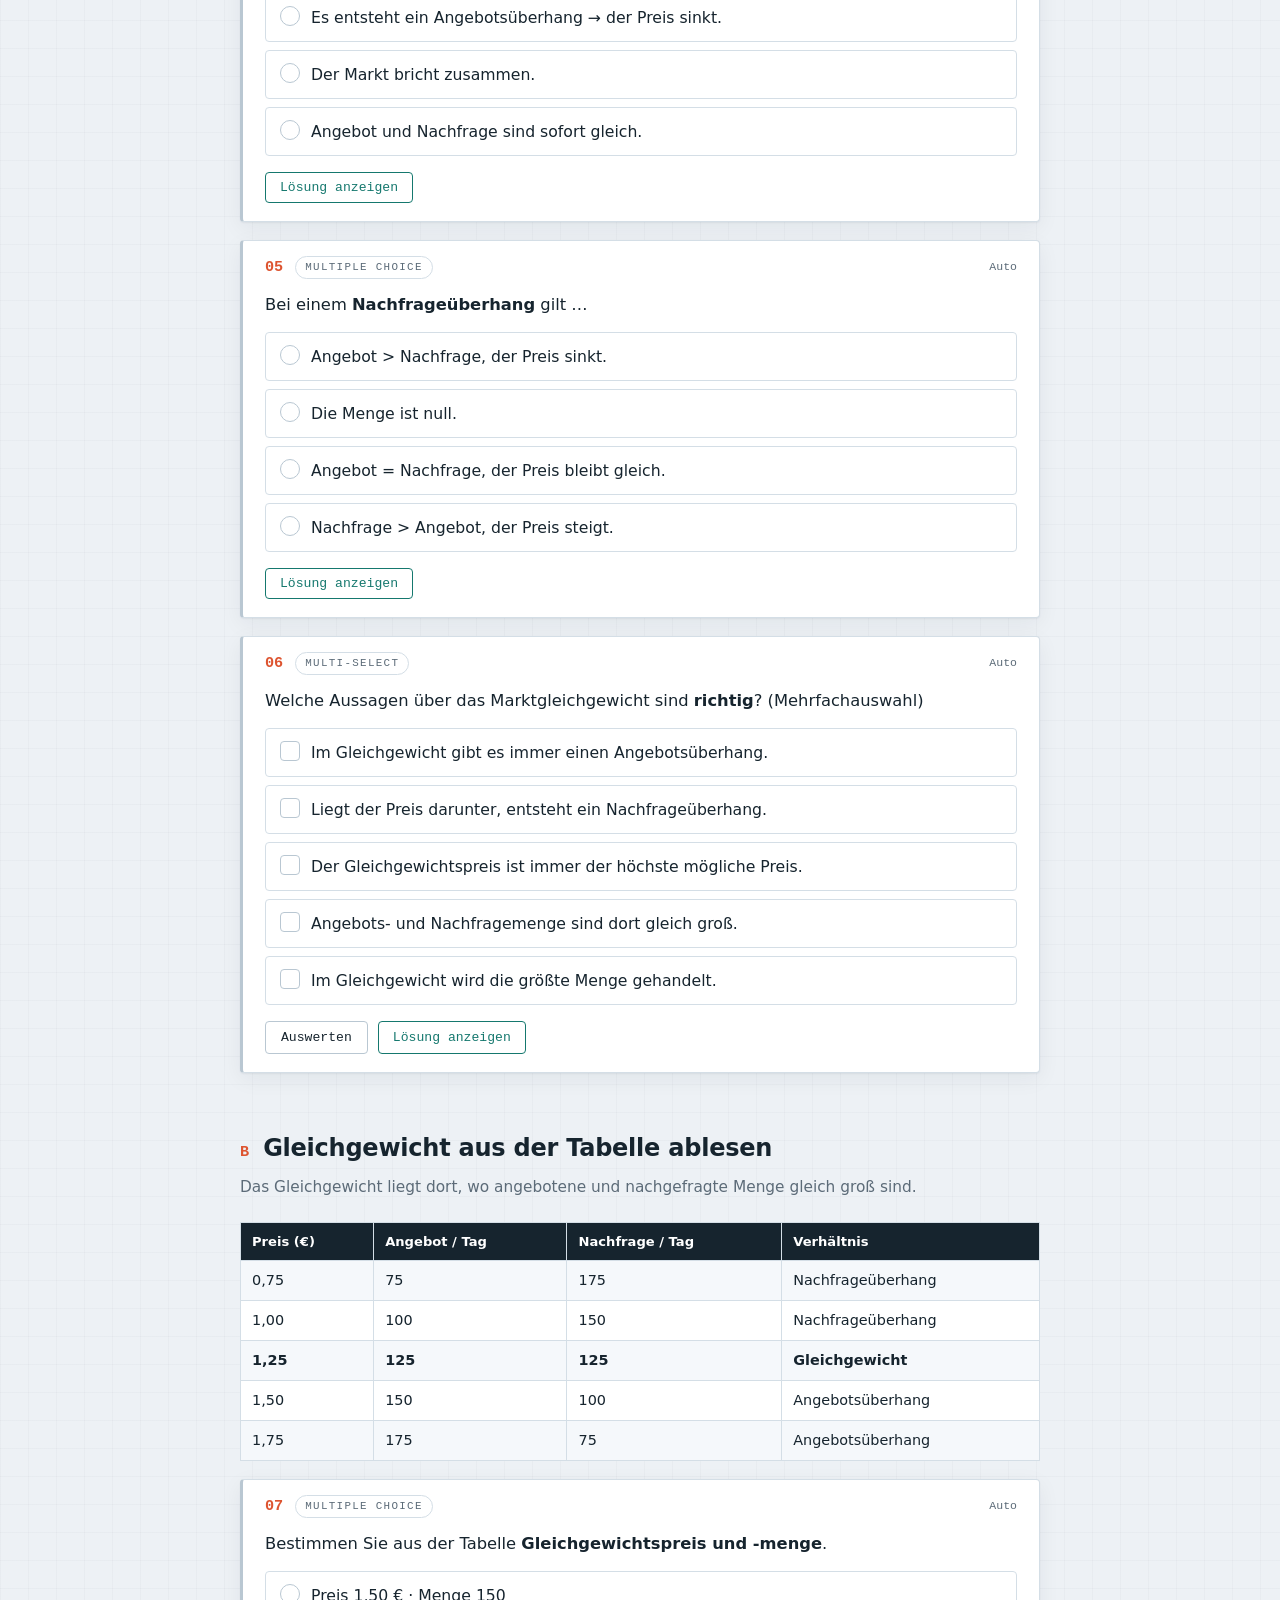
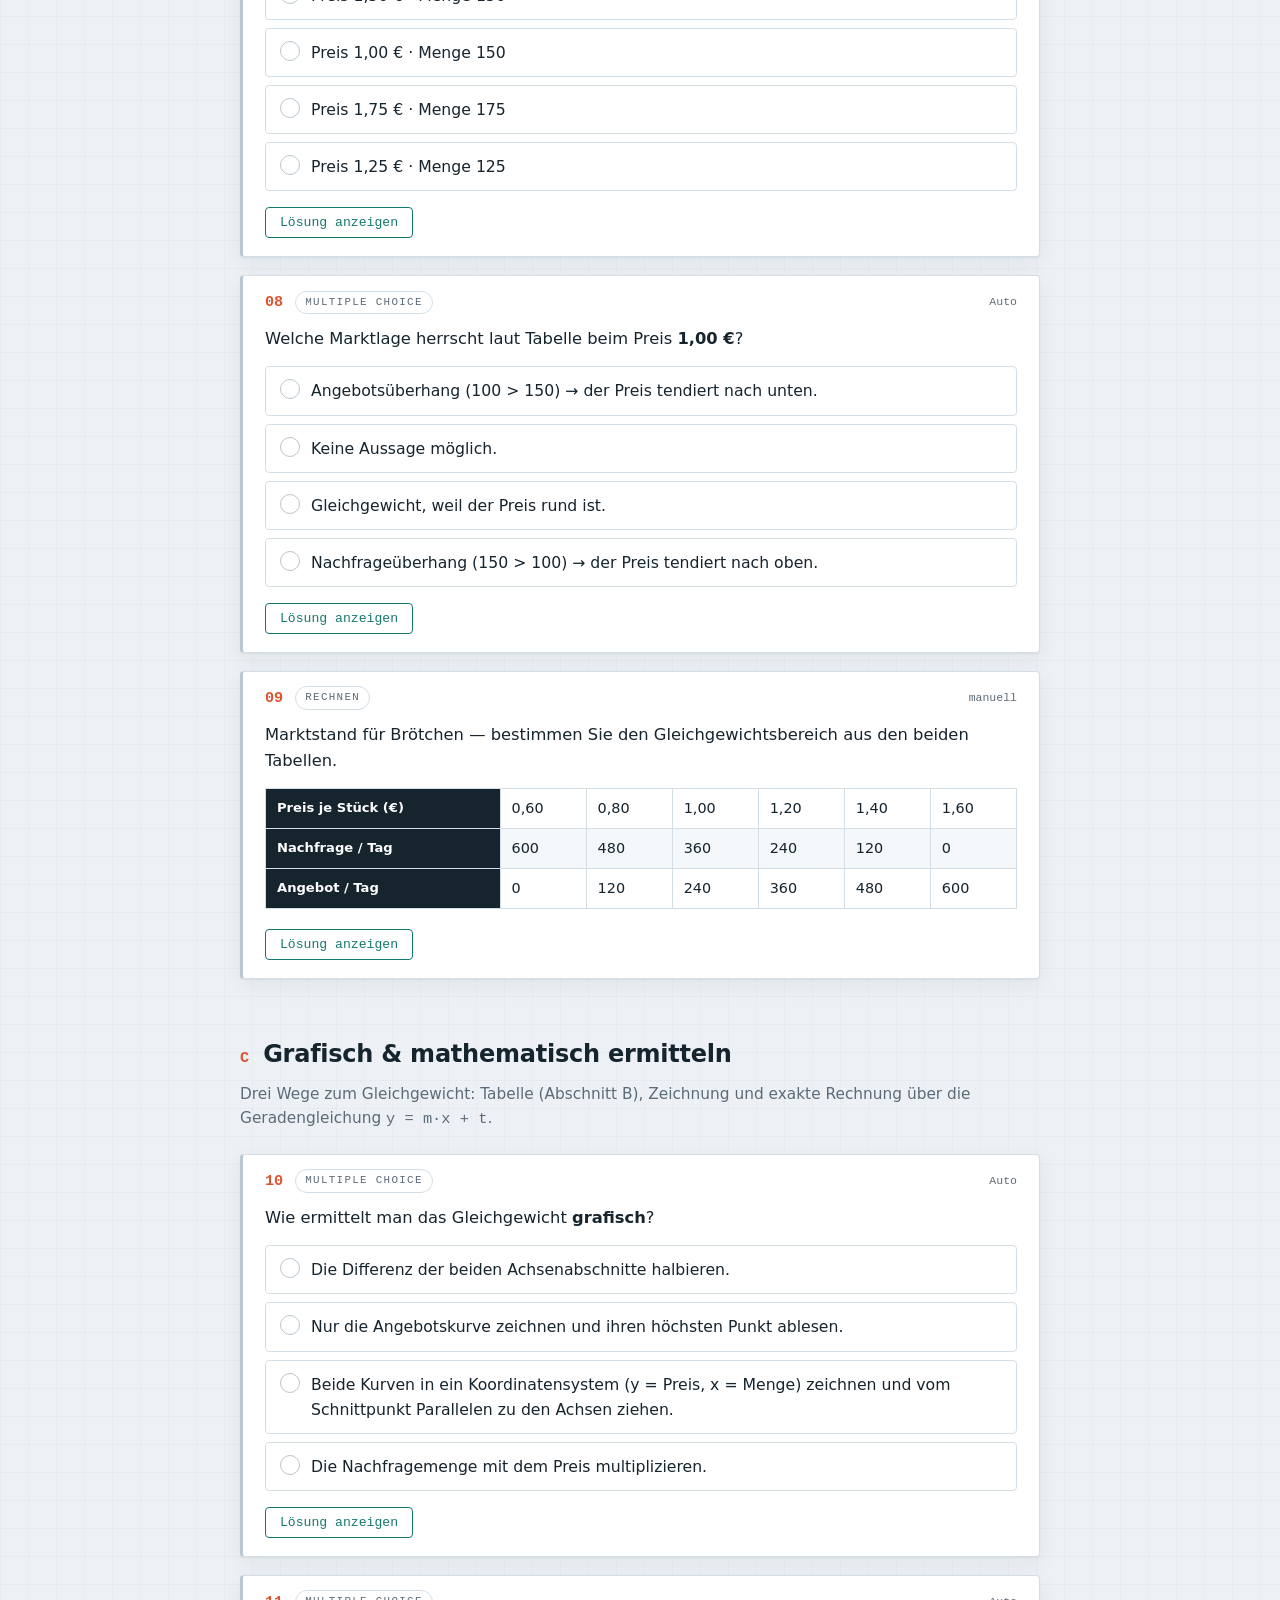
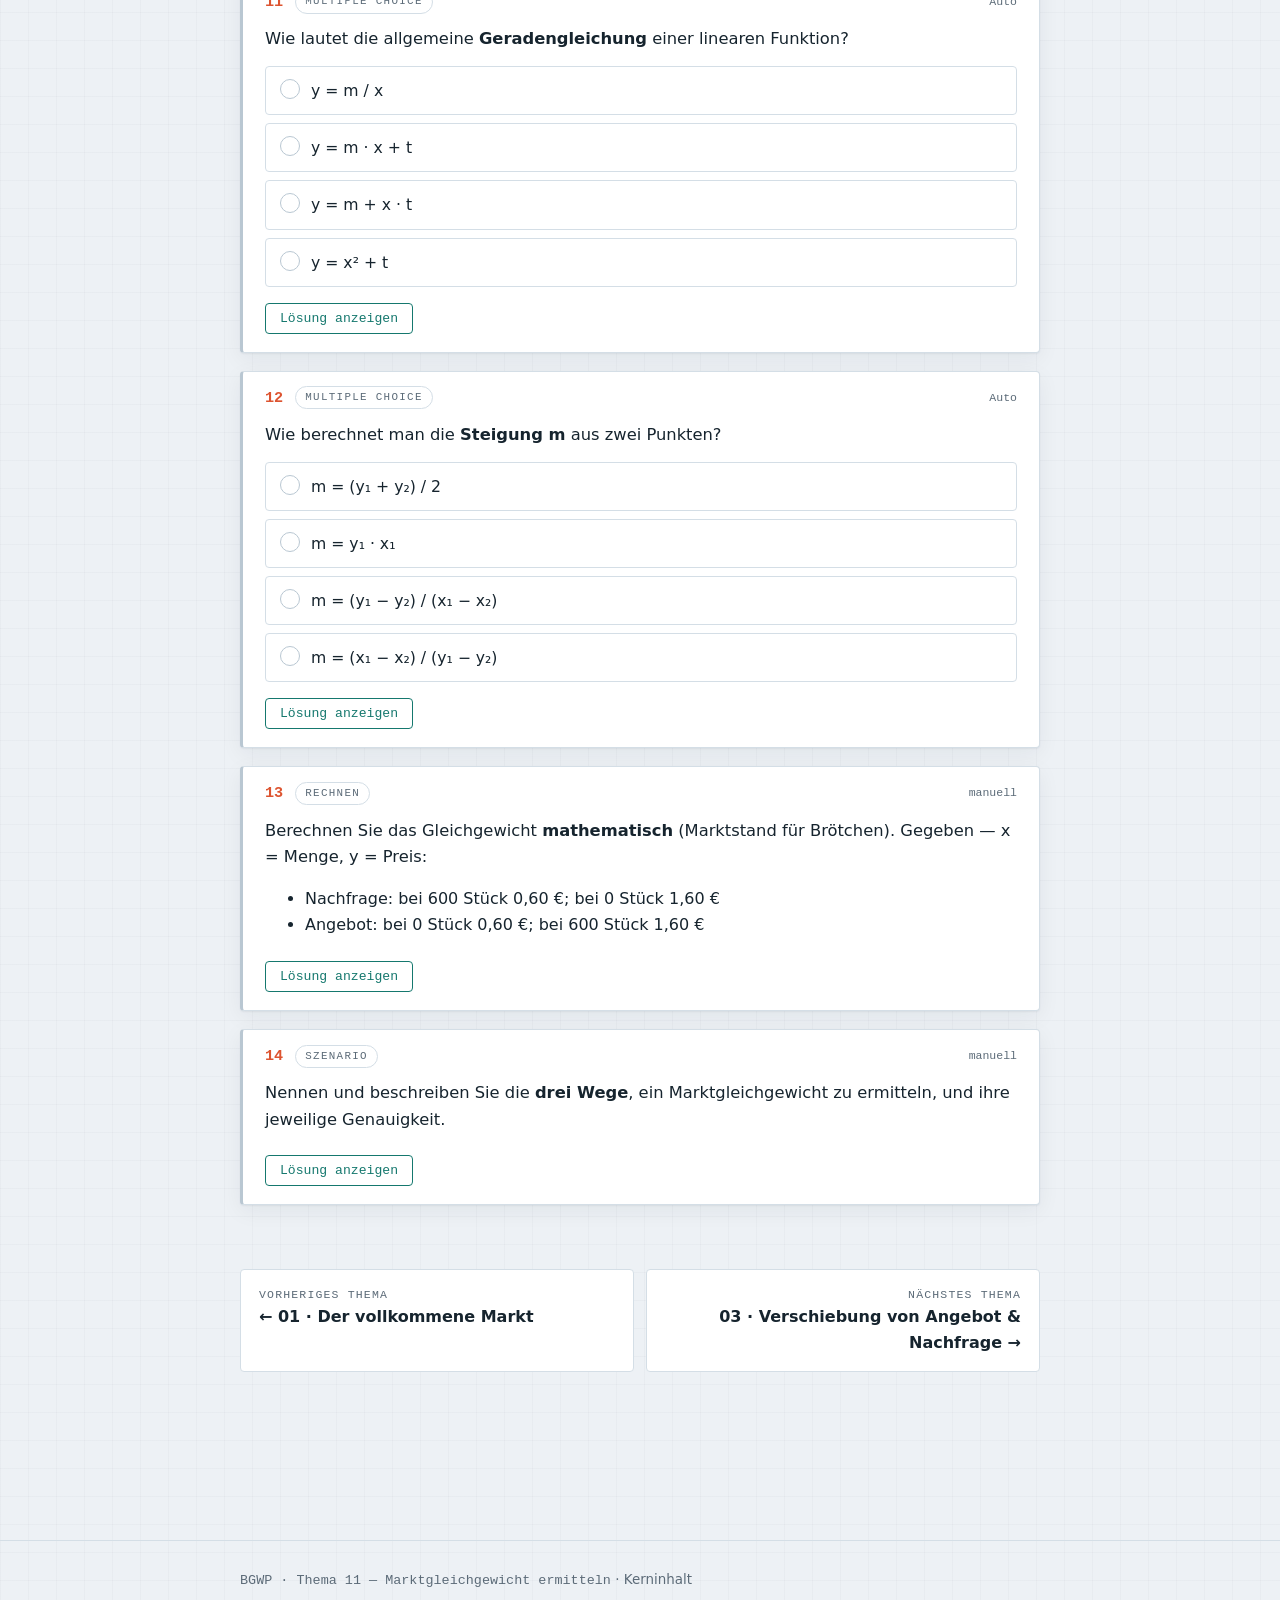
<file: 02-marktgleichgewicht-ermitteln.html>
<!DOCTYPE html>
<html lang="de">
<head>
<meta charset="utf-8">
<meta name="viewport" content="width=device-width, initial-scale=1">
<title>02 · Marktgleichgewicht ermitteln — BGWP Preisbildung</title>
<link rel="stylesheet" href="assets/style.css">
</head>
<body>
<header class="topbar">
  <a class="brand" href="index.html"><span class="mark">BGWP</span><b>Preisbildung</b></a>
  <nav class="topnav">
    <a href="01-vollkommener-markt.html">01 Vollk. Markt</a>
    <a href="02-marktgleichgewicht-ermitteln.html" class="current">02 Gleichgewicht</a>
    <a href="03-verschiebung-angebot-nachfrage.html">03 Verschiebung</a>
    <a href="lernseite.html">Lernen</a>
  </nav>
  <div class="spacer"></div>
  <span class="scorechip" id="scorechip">Auto-Fragen: 0/0 richtig</span>
</header>
<main><div class="wrap">

  <section class="hero">
    <p class="eyebrow">Thema 11 · Preisbildung</p>
    <div class="hero-num"><span class="hash">#</span>02</div>
    <h1>Marktgleichgewicht ermitteln</h1>
    <p class="lede">Der Schnittpunkt von Angebot und Nachfrage liefert Gleichgewichtspreis und
      ‑menge. Drei Wege führen dahin: Tabelle ablesen, grafisch zeichnen, mathematisch berechnen.</p>
    <div class="hero-meta">
      <span class="pill"><b>14</b> Aufgaben</span>
      <span class="pill"><b>2</b> Diagramme</span>
      <span class="pill">MC · Multi-Select · Rechnen · Szenario</span>
    </div>
  </section>

  <div class="controls">
    <button class="btn primary" id="show-all">Alle Lösungen einblenden</button>
    <button class="btn" id="hide-all">Alle ausblenden</button>
  </div>

  <!-- ================= ABSCHNITT A ================= -->
  <div class="sec-head"><span class="ix">A</span><h2>Das Marktgleichgewicht</h2></div>
  <p class="sec-sub">Schnittpunkt, Gleichgewichtspreis und ‑menge — und was bei „falschen" Preisen passiert.</p>

  <figure class="diagram">
    <svg viewBox="0 0 480 300" role="img" aria-label="Preis-Mengen-Diagramm: steigende Angebots- und fallende Nachfragekurve schneiden sich im Marktgleichgewicht; gestrichelte Linien zeigen Gleichgewichtspreis p-Stern und Gleichgewichtsmenge x-Stern">
      <line x1="60" y1="20" x2="60" y2="255" stroke="#16242E" stroke-width="1.5"/>
      <line x1="60" y1="255" x2="455" y2="255" stroke="#16242E" stroke-width="1.5"/>
      <polygon points="60,14 56,24 64,24" fill="#16242E"/>
      <polygon points="461,255 451,251 451,259" fill="#16242E"/>
      <text class="svg-label" x="30" y="30">Preis</text>
      <text class="svg-label" x="410" y="275">Menge</text>
      <line x1="70" y1="70" x2="430" y2="230" stroke="#15786E" stroke-width="2.6"/>
      <line x1="70" y1="250" x2="430" y2="70" stroke="#DD5430" stroke-width="2.6"/>
      <text class="svg-label" x="350" y="222" fill="#15786E">Nachfrage</text>
      <text class="svg-label" x="350" y="92" fill="#DD5430">Angebot</text>
      <line x1="261" y1="155" x2="261" y2="255" stroke="#B9C7D2" stroke-width="1.2" stroke-dasharray="4 3"/>
      <line x1="60" y1="155" x2="261" y2="155" stroke="#B9C7D2" stroke-width="1.2" stroke-dasharray="4 3"/>
      <circle cx="261" cy="155" r="5" fill="#16242E"/>
      <text class="svg-label-sm" x="36" y="151">p*</text>
      <text class="svg-label-sm" x="252" y="271">x*</text>
      <text class="svg-label-sm" x="270" y="150">Gleichgewicht</text>
    </svg>
    <figcaption>Marktgleichgewicht: Schnittpunkt → Gleichgewichtspreis p* (y) und ‑menge x* (x).</figcaption>
  </figure>

  <article class="q">
    <div class="q-head"><span class="q-num">01</span><span class="q-type">Multiple Choice</span><span class="q-pts">Auto</span></div>
    <div class="q-body">
      <p class="q-text">Wo liegt im Preis-Mengen-Diagramm das <strong>Marktgleichgewicht</strong>?</p>
      <ul class="q-options" data-multi="false">
        <li class="opt"><span class="tick"></span>Dort, wo die Angebotskurve die x-Achse schneidet.</li>
        <li class="opt" data-correct="true"><span class="tick"></span>Im Schnittpunkt von Angebots- und Nachfragekurve.</li>
        <li class="opt"><span class="tick"></span>Im höchsten Punkt der Nachfragekurve.</li>
        <li class="opt"><span class="tick"></span>Dort, wo beide Kurven die y-Achse berühren.</li>
      </ul>
    </div>
    <div class="q-foot"><button class="q-reveal" aria-expanded="false">Lösung anzeigen</button></div>
    <div class="q-solution" hidden><span class="sol-label">Lösung</span>
      <p>Im Schnittpunkt sind Angebot und Nachfrage gleich groß — hier wird auch die meiste Ware verkauft.
        Dieser Punkt heißt Marktgleichgewicht.</p>
    </div>
  </article>

  <article class="q">
    <div class="q-head"><span class="q-num">02</span><span class="q-type">Multiple Choice</span><span class="q-pts">Auto</span></div>
    <div class="q-body">
      <p class="q-text">Welche Koordinate des Schnittpunkts gibt die <strong>Gleichgewichtsmenge</strong> an?</p>
      <ul class="q-options" data-multi="false">
        <li class="opt" data-correct="true"><span class="tick"></span>Die x-Koordinate (Menge-Achse).</li>
        <li class="opt"><span class="tick"></span>Die y-Koordinate (Preis-Achse).</li>
        <li class="opt"><span class="tick"></span>Die Steigung der Angebotskurve.</li>
        <li class="opt"><span class="tick"></span>Der Achsenabschnitt der Nachfragekurve.</li>
      </ul>
    </div>
    <div class="q-foot"><button class="q-reveal" aria-expanded="false">Lösung anzeigen</button></div>
    <div class="q-solution" hidden><span class="sol-label">Lösung</span>
      <p>x-Koordinate = <b>Gleichgewichtsmenge</b>, y-Koordinate = <b>Gleichgewichtspreis</b>.
        <span class="tag-mistake">Verwechslung</span> Preis steht auf der senkrechten Achse, Menge auf der waagrechten.</p>
    </div>
  </article>

  <article class="q">
    <div class="q-head"><span class="q-num">03</span><span class="q-type">Multiple Choice</span><span class="q-pts">Auto</span></div>
    <div class="q-body">
      <p class="q-text">Was beschreibt der <strong>Gleichgewichtspreis</strong>?</p>
      <ul class="q-options" data-multi="false">
        <li class="opt"><span class="tick"></span>Den höchsten Preis, den ein Anbieter verlangen darf.</li>
        <li class="opt" data-correct="true"><span class="tick"></span>Den Preis, bei dem Angebot = Nachfrage ist.</li>
        <li class="opt"><span class="tick"></span>Den Durchschnitt aus höchstem und niedrigstem Marktpreis.</li>
        <li class="opt"><span class="tick"></span>Den vom Staat festgelegten Mindestpreis.</li>
      </ul>
    </div>
    <div class="q-foot"><button class="q-reveal" aria-expanded="false">Lösung anzeigen</button></div>
    <div class="q-solution" hidden><span class="sol-label">Lösung</span>
      <p>Der Gleichgewichtspreis ist genau der Preis, bei dem angebotene und nachgefragte Menge übereinstimmen.</p>
    </div>
  </article>

  <figure class="diagram">
    <svg viewBox="0 0 480 300" role="img" aria-label="Diagramm mit Angebots- und Nachfragekurve sowie zwei waagrechten Preislinien: oberhalb des Gleichgewichts entsteht ein Angebotsüberhang, unterhalb ein Nachfrageüberhang">
      <line x1="60" y1="20" x2="60" y2="255" stroke="#16242E" stroke-width="1.5"/>
      <line x1="60" y1="255" x2="455" y2="255" stroke="#16242E" stroke-width="1.5"/>
      <polygon points="60,14 56,24 64,24" fill="#16242E"/>
      <polygon points="461,255 451,251 451,259" fill="#16242E"/>
      <text class="svg-label" x="30" y="30">Preis</text>
      <text class="svg-label" x="410" y="275">Menge</text>
      <line x1="70" y1="70" x2="430" y2="230" stroke="#15786E" stroke-width="2.6"/>
      <line x1="70" y1="250" x2="430" y2="70" stroke="#DD5430" stroke-width="2.6"/>
      <circle cx="261" cy="155" r="4.5" fill="#16242E"/>
      <!-- hoher Preis -> Angebotsüberhang -->
      <line x1="160" y1="110" x2="350" y2="110" stroke="#DD5430" stroke-width="1.6" stroke-dasharray="5 3"/>
      <text class="svg-label-sm" x="200" y="103" fill="#B23E1F">Angebotsüberhang →  Preis sinkt</text>
      <text class="svg-label-sm" x="30" y="114">p&#8593;</text>
      <!-- niedriger Preis -> Nachfrageüberhang -->
      <line x1="170" y1="200" x2="362" y2="200" stroke="#15786E" stroke-width="1.6" stroke-dasharray="5 3"/>
      <text class="svg-label-sm" x="190" y="216" fill="#15786E">Nachfrageüberhang →  Preis steigt</text>
      <text class="svg-label-sm" x="30" y="204">p&#8595;</text>
    </svg>
    <figcaption>Über dem Gleichgewicht: Angebot &gt; Nachfrage (Angebotsüberhang). Darunter: Nachfrage &gt; Angebot (Nachfrageüberhang).</figcaption>
  </figure>

  <article class="q">
    <div class="q-head"><span class="q-num">04</span><span class="q-type">Multiple Choice</span><span class="q-pts">Auto</span></div>
    <div class="q-body">
      <p class="q-text">Der Marktpreis liegt <strong>über</strong> dem Gleichgewichtspreis. Was passiert?</p>
      <ul class="q-options" data-multi="false">
        <li class="opt" data-correct="true"><span class="tick"></span>Es entsteht ein Angebotsüberhang → der Preis sinkt.</li>
        <li class="opt"><span class="tick"></span>Es entsteht ein Nachfrageüberhang → der Preis steigt.</li>
        <li class="opt"><span class="tick"></span>Angebot und Nachfrage sind sofort gleich.</li>
        <li class="opt"><span class="tick"></span>Der Markt bricht zusammen.</li>
      </ul>
    </div>
    <div class="q-foot"><button class="q-reveal" aria-expanded="false">Lösung anzeigen</button></div>
    <div class="q-solution" hidden><span class="sol-label">Lösung</span>
      <p>Bei zu hohem Preis bieten Verkäufer viel an, Käufer fragen wenig nach → <b>Angebotsüberhang</b>
        (Angebot &gt; Nachfrage). Um die Ware loszuwerden, sinkt der Preis Richtung Gleichgewicht.</p>
    </div>
  </article>

  <article class="q">
    <div class="q-head"><span class="q-num">05</span><span class="q-type">Multiple Choice</span><span class="q-pts">Auto</span></div>
    <div class="q-body">
      <p class="q-text">Bei einem <strong>Nachfrageüberhang</strong> gilt …</p>
      <ul class="q-options" data-multi="false">
        <li class="opt"><span class="tick"></span>Angebot &gt; Nachfrage, der Preis sinkt.</li>
        <li class="opt" data-correct="true"><span class="tick"></span>Nachfrage &gt; Angebot, der Preis steigt.</li>
        <li class="opt"><span class="tick"></span>Angebot = Nachfrage, der Preis bleibt gleich.</li>
        <li class="opt"><span class="tick"></span>Die Menge ist null.</li>
      </ul>
    </div>
    <div class="q-foot"><button class="q-reveal" aria-expanded="false">Lösung anzeigen</button></div>
    <div class="q-solution" hidden><span class="sol-label">Lösung</span>
      <p>Nachfrageüberhang = Nachfrage übersteigt Angebot (Preis zu niedrig). Die Knappheit treibt den Preis nach oben,
        bis das Gleichgewicht erreicht ist.</p>
    </div>
  </article>

  <article class="q">
    <div class="q-head"><span class="q-num">06</span><span class="q-type">Multi-Select</span><span class="q-pts">Auto</span></div>
    <div class="q-body">
      <p class="q-text">Welche Aussagen über das Marktgleichgewicht sind <strong>richtig</strong>? (Mehrfachauswahl)</p>
      <ul class="q-options" data-multi="true">
        <li class="opt" data-correct="true"><span class="tick"></span>Im Gleichgewicht wird die größte Menge gehandelt.</li>
        <li class="opt" data-correct="true"><span class="tick"></span>Angebots- und Nachfragemenge sind dort gleich groß.</li>
        <li class="opt"><span class="tick"></span>Der Gleichgewichtspreis ist immer der höchste mögliche Preis.</li>
        <li class="opt" data-correct="true"><span class="tick"></span>Liegt der Preis darunter, entsteht ein Nachfrageüberhang.</li>
        <li class="opt"><span class="tick"></span>Im Gleichgewicht gibt es immer einen Angebotsüberhang.</li>
      </ul>
    </div>
    <div class="q-foot"><button class="q-check btn">Auswerten</button><button class="q-reveal" aria-expanded="false">Lösung anzeigen</button></div>
    <div class="q-solution" hidden><span class="sol-label">Lösung</span>
      <p>Richtig: größte gehandelte Menge · Angebot = Nachfrage · Preis darunter → Nachfrageüberhang.
        Falsch: das Gleichgewicht ist gerade <i>kein</i> Höchstpreis, und im Gleichgewicht gibt es <i>keinen</i> Überhang.</p>
      <p><span class="tag-mistake">Denkfehler</span> „Größte Menge" meint die tatsächlich <i>gehandelte</i> Menge,
        nicht die nachgefragte. Gehandelt wird immer nur die kürzere Marktseite, also
        <b>min(Angebot, Nachfrage)</b>. Bei niedrigem Preis ist die Nachfrage zwar riesig, aber kaum jemand
        bietet an → es werden nur wenige Stücke verkauft. Nur im Gleichgewicht begrenzt keine Seite den
        Handel, deshalb ist die gehandelte Menge dort am größten.</p>
    </div>
  </article>

  <!-- ================= ABSCHNITT B ================= -->
  <div class="sec-head"><span class="ix">B</span><h2>Gleichgewicht aus der Tabelle ablesen</h2></div>
  <p class="sec-sub">Das Gleichgewicht liegt dort, wo angebotene und nachgefragte Menge gleich groß sind.</p>

  <div class="tbl-wrap">
  <table class="ref">
    <tr><th>Preis (€)</th><th>Angebot / Tag</th><th>Nachfrage / Tag</th><th>Verhältnis</th></tr>
    <tr><td>0,75</td><td>75</td><td>175</td><td>Nachfrageüberhang</td></tr>
    <tr><td>1,00</td><td>100</td><td>150</td><td>Nachfrageüberhang</td></tr>
    <tr><td><b>1,25</b></td><td><b>125</b></td><td><b>125</b></td><td><b>Gleichgewicht</b></td></tr>
    <tr><td>1,50</td><td>150</td><td>100</td><td>Angebotsüberhang</td></tr>
    <tr><td>1,75</td><td>175</td><td>75</td><td>Angebotsüberhang</td></tr>
  </table>
  </div>

  <article class="q">
    <div class="q-head"><span class="q-num">07</span><span class="q-type">Multiple Choice</span><span class="q-pts">Auto</span></div>
    <div class="q-body">
      <p class="q-text">Bestimmen Sie aus der Tabelle <strong>Gleichgewichtspreis und ‑menge</strong>.</p>
      <ul class="q-options" data-multi="false">
        <li class="opt"><span class="tick"></span>Preis 1,00 € · Menge 150</li>
        <li class="opt" data-correct="true"><span class="tick"></span>Preis 1,25 € · Menge 125</li>
        <li class="opt"><span class="tick"></span>Preis 1,50 € · Menge 150</li>
        <li class="opt"><span class="tick"></span>Preis 1,75 € · Menge 175</li>
      </ul>
    </div>
    <div class="q-foot"><button class="q-reveal" aria-expanded="false">Lösung anzeigen</button></div>
    <div class="q-solution" hidden><span class="sol-label">Lösung</span>
      <p>Nur bei <b>1,25 €</b> sind Angebot (125) und Nachfrage (125) gleich → Gleichgewichtspreis 1,25 €,
        Gleichgewichtsmenge 125 Stück/Tag.</p>
    </div>
  </article>

  <article class="q">
    <div class="q-head"><span class="q-num">08</span><span class="q-type">Multiple Choice</span><span class="q-pts">Auto</span></div>
    <div class="q-body">
      <p class="q-text">Welche Marktlage herrscht laut Tabelle beim Preis <strong>1,00 €</strong>?</p>
      <ul class="q-options" data-multi="false">
        <li class="opt" data-correct="true"><span class="tick"></span>Nachfrageüberhang (150 &gt; 100) → der Preis tendiert nach oben.</li>
        <li class="opt"><span class="tick"></span>Angebotsüberhang (100 &gt; 150) → der Preis tendiert nach unten.</li>
        <li class="opt"><span class="tick"></span>Gleichgewicht, weil der Preis rund ist.</li>
        <li class="opt"><span class="tick"></span>Keine Aussage möglich.</li>
      </ul>
    </div>
    <div class="q-foot"><button class="q-reveal" aria-expanded="false">Lösung anzeigen</button></div>
    <div class="q-solution" hidden><span class="sol-label">Lösung</span>
      <p>Bei 1,00 € werden 150 nachgefragt, aber nur 100 angeboten → Nachfrage &gt; Angebot = <b>Nachfrageüberhang</b>.
        Die Knappheit lässt den Preis Richtung 1,25 € steigen.</p>
    </div>
  </article>

  <article class="q">
    <div class="q-head"><span class="q-num">09</span><span class="q-type">Rechnen</span><span class="q-pts">manuell</span></div>
    <div class="q-body">
      <p class="q-text">Marktstand für Brötchen — bestimmen Sie den Gleichgewichtsbereich aus den beiden Tabellen.</p>
      <div class="tbl-wrap">
      <table class="ref">
        <tr><th>Preis je Stück (€)</th><td>0,60</td><td>0,80</td><td>1,00</td><td>1,20</td><td>1,40</td><td>1,60</td></tr>
        <tr><th>Nachfrage / Tag</th><td>600</td><td>480</td><td>360</td><td>240</td><td>120</td><td>0</td></tr>
        <tr><th>Angebot / Tag</th><td>0</td><td>120</td><td>240</td><td>360</td><td>480</td><td>600</td></tr>
      </table>
      </div>
    </div>
    <div class="q-foot"><button class="q-reveal" aria-expanded="false">Lösung anzeigen</button></div>
    <div class="q-solution" hidden><span class="sol-label">Musterlösung</span>
      <p>Man sucht den Preis, bei dem Angebot ≈ Nachfrage:</p>
      <div class="step">Preis 1,00 €:  Nachfrage 360 &gt; Angebot 240  →  Nachfrageüberhang
Preis 1,20 €:  Nachfrage 240 &lt; Angebot 360  →  Angebotsüberhang</div>
      <p>Der Gleichgewichtspreis liegt also <b>zwischen 1,00 € und 1,20 €</b>, die Gleichgewichtsmenge bei
        <b>ca. 300 Stück/Tag</b>. (Genau berechnet: 1,10 € / 300 Stück — siehe Aufgabe 13.)</p>
    </div>
  </article>

  <!-- ================= ABSCHNITT C ================= -->
  <div class="sec-head"><span class="ix">C</span><h2>Grafisch &amp; mathematisch ermitteln</h2></div>
  <p class="sec-sub">Drei Wege zum Gleichgewicht: Tabelle (Abschnitt B), Zeichnung und exakte Rechnung über
    die Geradengleichung <code>y = m·x + t</code>.</p>

  <article class="q">
    <div class="q-head"><span class="q-num">10</span><span class="q-type">Multiple Choice</span><span class="q-pts">Auto</span></div>
    <div class="q-body">
      <p class="q-text">Wie ermittelt man das Gleichgewicht <strong>grafisch</strong>?</p>
      <ul class="q-options" data-multi="false">
        <li class="opt" data-correct="true"><span class="tick"></span>Beide Kurven in ein Koordinatensystem (y = Preis, x = Menge) zeichnen und vom Schnittpunkt Parallelen zu den Achsen ziehen.</li>
        <li class="opt"><span class="tick"></span>Nur die Angebotskurve zeichnen und ihren höchsten Punkt ablesen.</li>
        <li class="opt"><span class="tick"></span>Die Differenz der beiden Achsenabschnitte halbieren.</li>
        <li class="opt"><span class="tick"></span>Die Nachfragemenge mit dem Preis multiplizieren.</li>
      </ul>
    </div>
    <div class="q-foot"><button class="q-reveal" aria-expanded="false">Lösung anzeigen</button></div>
    <div class="q-solution" hidden><span class="sol-label">Lösung</span>
      <p>Angebots- und Nachfragepunkte eintragen, jeweils verbinden, und vom Schnittpunkt Parallelen zur x- und
        y-Achse ziehen → so liest man Gleichgewichtsmenge und ‑preis ab.</p>
    </div>
  </article>

  <article class="q">
    <div class="q-head"><span class="q-num">11</span><span class="q-type">Multiple Choice</span><span class="q-pts">Auto</span></div>
    <div class="q-body">
      <p class="q-text">Wie lautet die allgemeine <strong>Geradengleichung</strong> einer linearen Funktion?</p>
      <ul class="q-options" data-multi="false">
        <li class="opt"><span class="tick"></span>y = x² + t</li>
        <li class="opt" data-correct="true"><span class="tick"></span>y = m · x + t</li>
        <li class="opt"><span class="tick"></span>y = m / x</li>
        <li class="opt"><span class="tick"></span>y = m + x · t</li>
      </ul>
    </div>
    <div class="q-foot"><button class="q-reveal" aria-expanded="false">Lösung anzeigen</button></div>
    <div class="q-solution" hidden><span class="sol-label">Lösung</span>
      <p><code>y = m·x + t</code> mit <code>m</code> = Steigung und <code>t</code> = y-Achsenabschnitt.</p>
    </div>
  </article>

  <article class="q">
    <div class="q-head"><span class="q-num">12</span><span class="q-type">Multiple Choice</span><span class="q-pts">Auto</span></div>
    <div class="q-body">
      <p class="q-text">Wie berechnet man die <strong>Steigung m</strong> aus zwei Punkten?</p>
      <ul class="q-options" data-multi="false">
        <li class="opt" data-correct="true"><span class="tick"></span>m = (y&#8321; − y&#8322;) / (x&#8321; − x&#8322;)</li>
        <li class="opt"><span class="tick"></span>m = (x&#8321; − x&#8322;) / (y&#8321; − y&#8322;)</li>
        <li class="opt"><span class="tick"></span>m = y&#8321; · x&#8321;</li>
        <li class="opt"><span class="tick"></span>m = (y&#8321; + y&#8322;) / 2</li>
      </ul>
    </div>
    <div class="q-foot"><button class="q-reveal" aria-expanded="false">Lösung anzeigen</button></div>
    <div class="q-solution" hidden><span class="sol-label">Lösung</span>
      <p>Die Steigung ist die Änderung von y geteilt durch die Änderung von x:
        <code>m = (y&#8321;−y&#8322;)/(x&#8321;−x&#8322;)</code>. <span class="tag-mistake">Verwechslung</span> Nicht x und y im Bruch vertauschen.</p>
    </div>
  </article>

  <article class="q">
    <div class="q-head"><span class="q-num">13</span><span class="q-type">Rechnen</span><span class="q-pts">manuell</span></div>
    <div class="q-body">
      <p class="q-text">Berechnen Sie das Gleichgewicht <strong>mathematisch</strong> (Marktstand für Brötchen). Gegeben — x = Menge, y = Preis:</p>
      <ul>
        <li>Nachfrage: bei 600 Stück 0,60 €; bei 0 Stück 1,60 €</li>
        <li>Angebot: bei 0 Stück 0,60 €; bei 600 Stück 1,60 €</li>
      </ul>
    </div>
    <div class="q-foot"><button class="q-reveal" aria-expanded="false">Lösung anzeigen</button></div>
    <div class="q-solution" hidden><span class="sol-label">Musterlösung</span>
      <p><b>1. Nachfragegerade</b> — Punkte (600 | 0,60) und (0 | 1,60):</p>
      <div class="step">m = (0,60 − 1,60) / (600 − 0) = −1,00 / 600 ≈ −0,0016667
t = 1,60   (bei x = 0)
→  y = −0,0016667·x + 1,60</div>
      <p><b>2. Angebotsgerade</b> — Punkte (0 | 0,60) und (600 | 1,60):</p>
      <div class="step">m = (1,60 − 0,60) / (600 − 0) = 1,00 / 600 ≈ 0,0016667
t = 0,60   (bei x = 0)
→  y = 0,0016667·x + 0,60</div>
      <p><b>3. Gleichsetzen</b> (Angebot = Nachfrage):</p>
      <div class="step">−0,0016667·x + 1,60 = 0,0016667·x + 0,60
1,60 − 0,60 = 0,0016667·x + 0,0016667·x
1,00 = 0,0033333·x   →   x = 300</div>
      <p><b>4. Preis einsetzen:</b></p>
      <div class="step">y = 0,0016667·300 + 0,60 = 0,50 + 0,60 = 1,10</div>
      <p><b>Ergebnis:</b> Gleichgewichtsmenge <b>300 Stück/Tag</b>, Gleichgewichtspreis <b>1,10 €</b> —
        passt zum Tabellen-Bereich „zwischen 1,00 € und 1,20 €".</p>
    </div>
  </article>

  <article class="q">
    <div class="q-head"><span class="q-num">14</span><span class="q-type">Szenario</span><span class="q-pts">manuell</span></div>
    <div class="q-body">
      <p class="q-text">Nennen und beschreiben Sie die <strong>drei Wege</strong>, ein Marktgleichgewicht zu ermitteln,
        und ihre jeweilige Genauigkeit.</p>
    </div>
    <div class="q-foot"><button class="q-reveal" aria-expanded="false">Lösung anzeigen</button></div>
    <div class="q-solution" hidden><span class="sol-label">Musterlösung</span>
      <ol>
        <li><b>Tabelle:</b> Den Preis suchen, bei dem Angebot und Nachfrage (ungefähr) gleich sind. Schnell, aber
          nur so genau wie die Tabellenschritte (oft nur ein Bereich).</li>
        <li><b>Grafisch:</b> Beide Kurven zeichnen, Schnittpunkt ablesen. Anschaulich, aber Ablesefehler möglich.</li>
        <li><b>Mathematisch:</b> Geradengleichungen <code>y = m·x + t</code> aufstellen und gleichsetzen. Exaktes
          Ergebnis, aber rechnerisch aufwendiger.</li>
      </ol>
    </div>
  </article>

  <nav class="pager">
    <a href="01-vollkommener-markt.html"><span>Vorheriges Thema</span><b>← 01 · Der vollkommene Markt</b></a>
    <a class="next" href="03-verschiebung-angebot-nachfrage.html"><span>Nächstes Thema</span><b>03 · Verschiebung von Angebot &amp; Nachfrage →</b></a>
  </nav>

</div></main>
<footer class="foot"><div class="wrap"><span class="mono">BGWP · Thema 11 — Marktgleichgewicht ermitteln</span> · Kerninhalt</div></footer>
<script src="assets/quiz.js"></script>
</body>
</html>
</file>
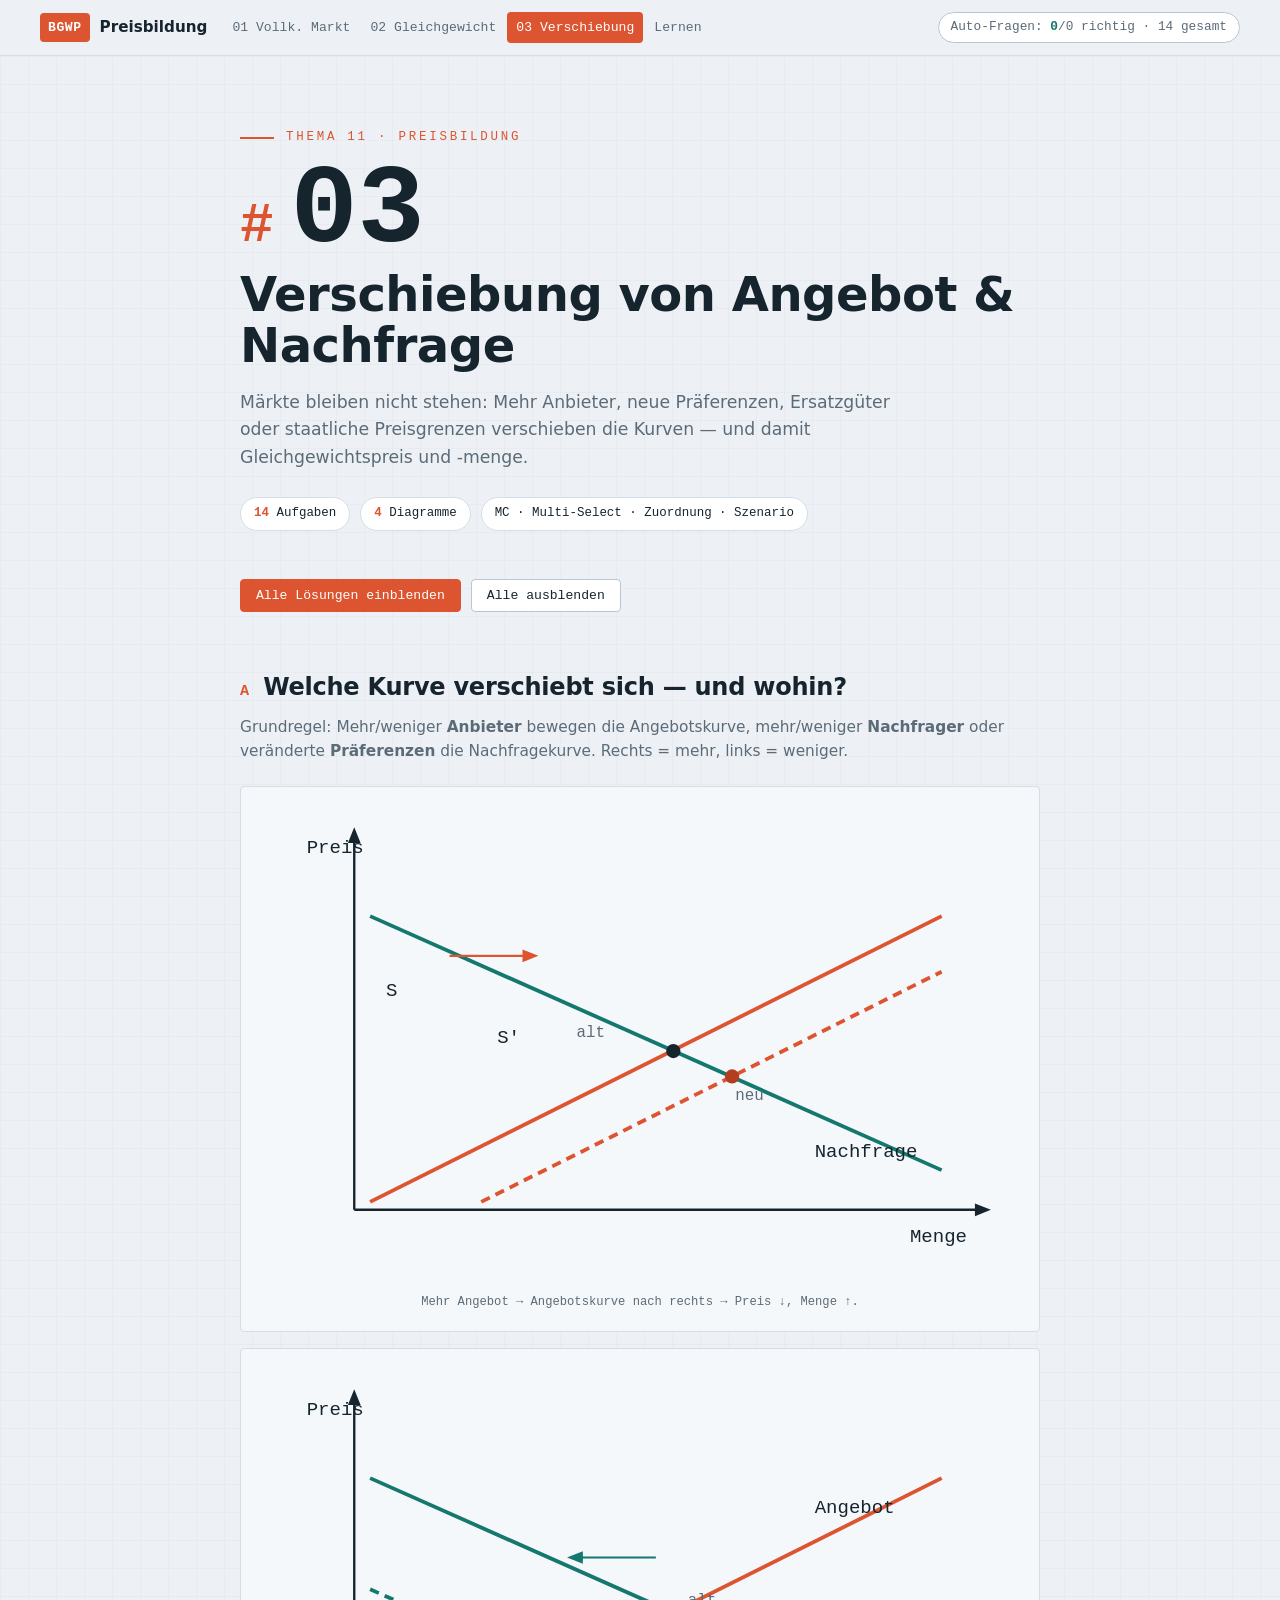
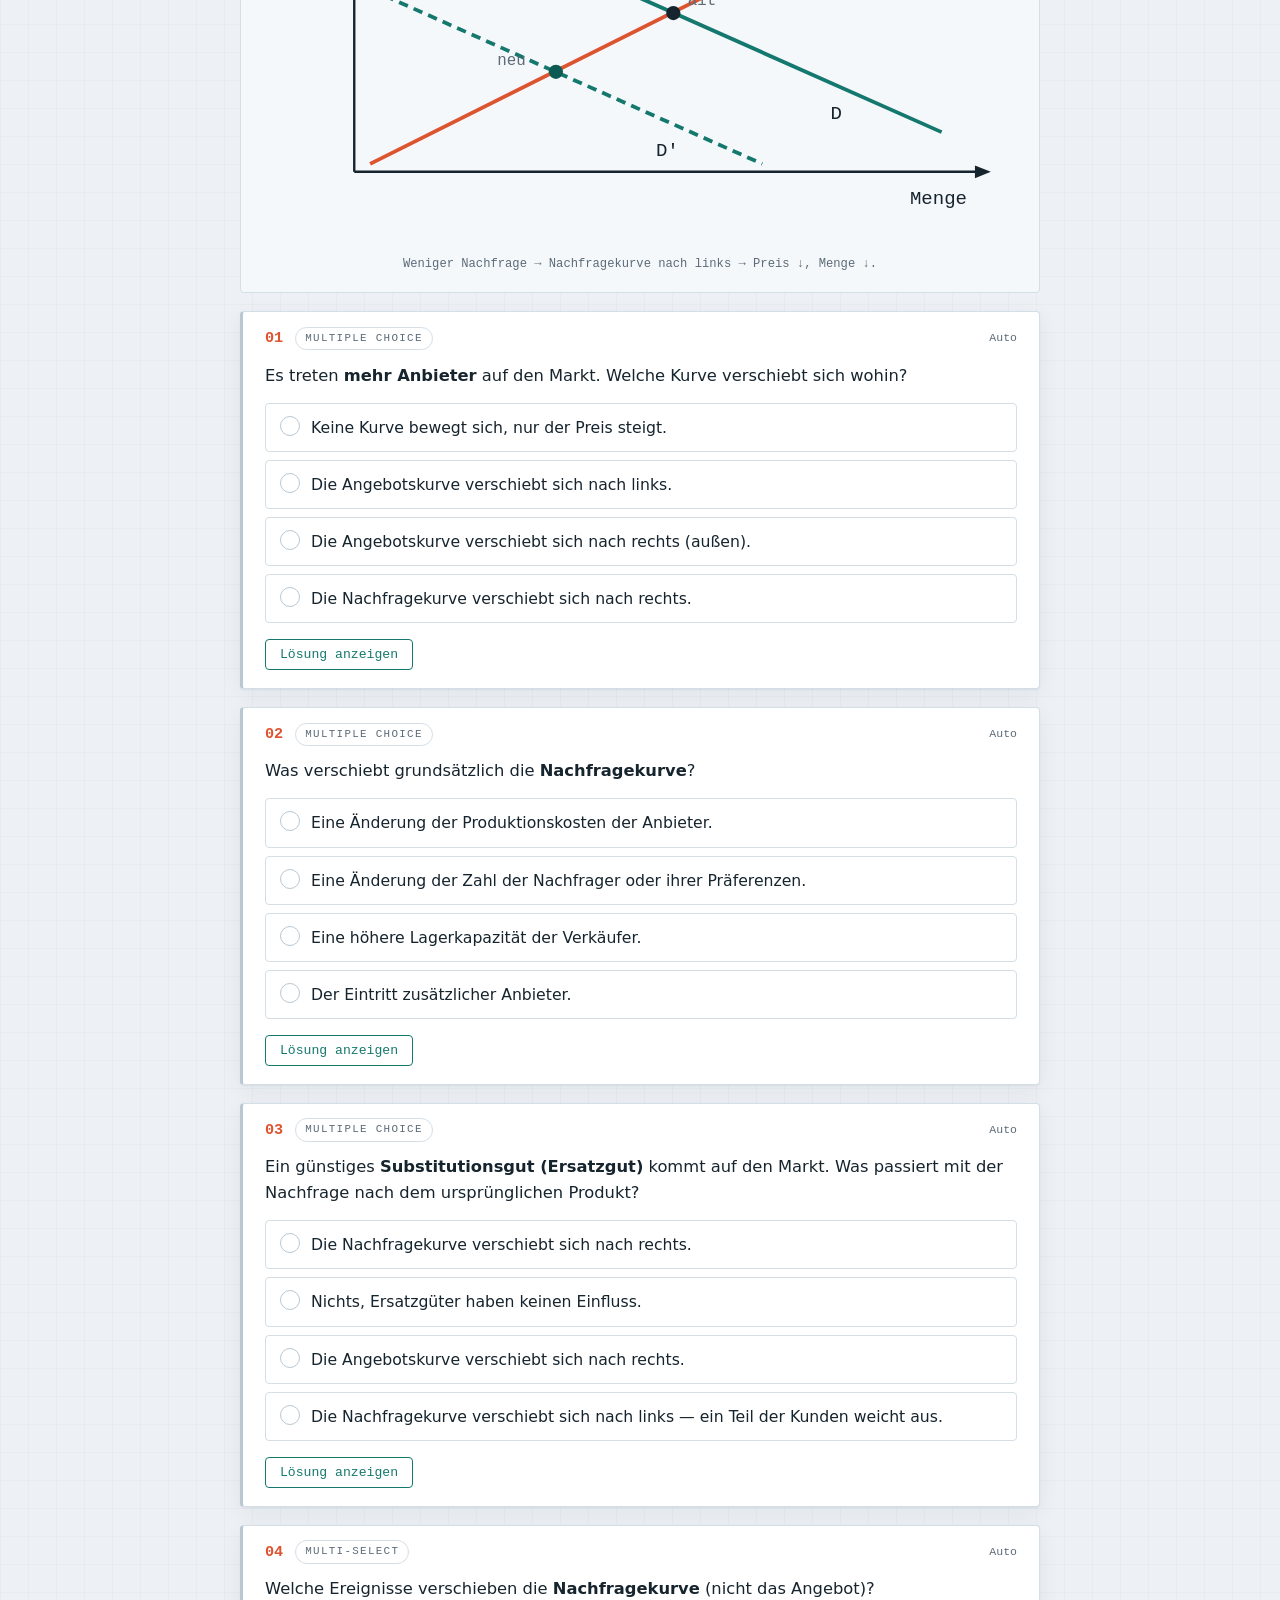
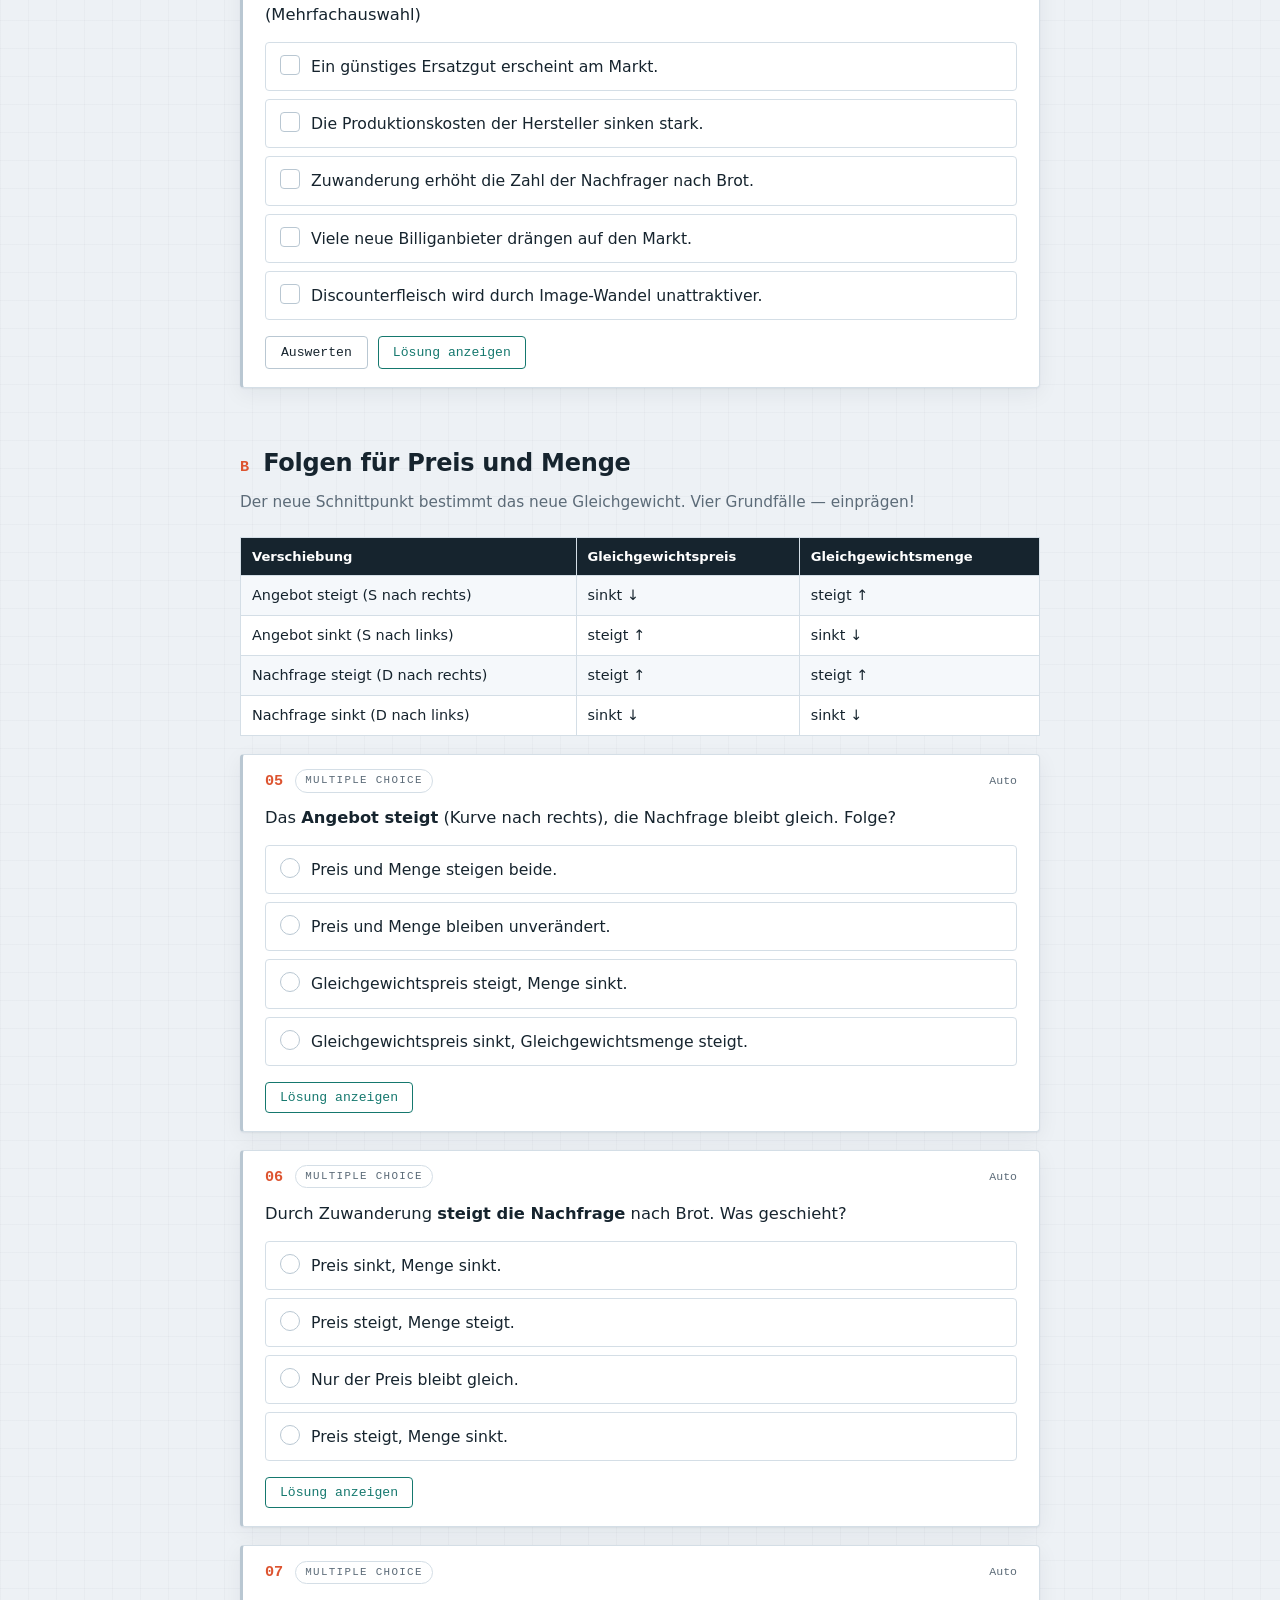
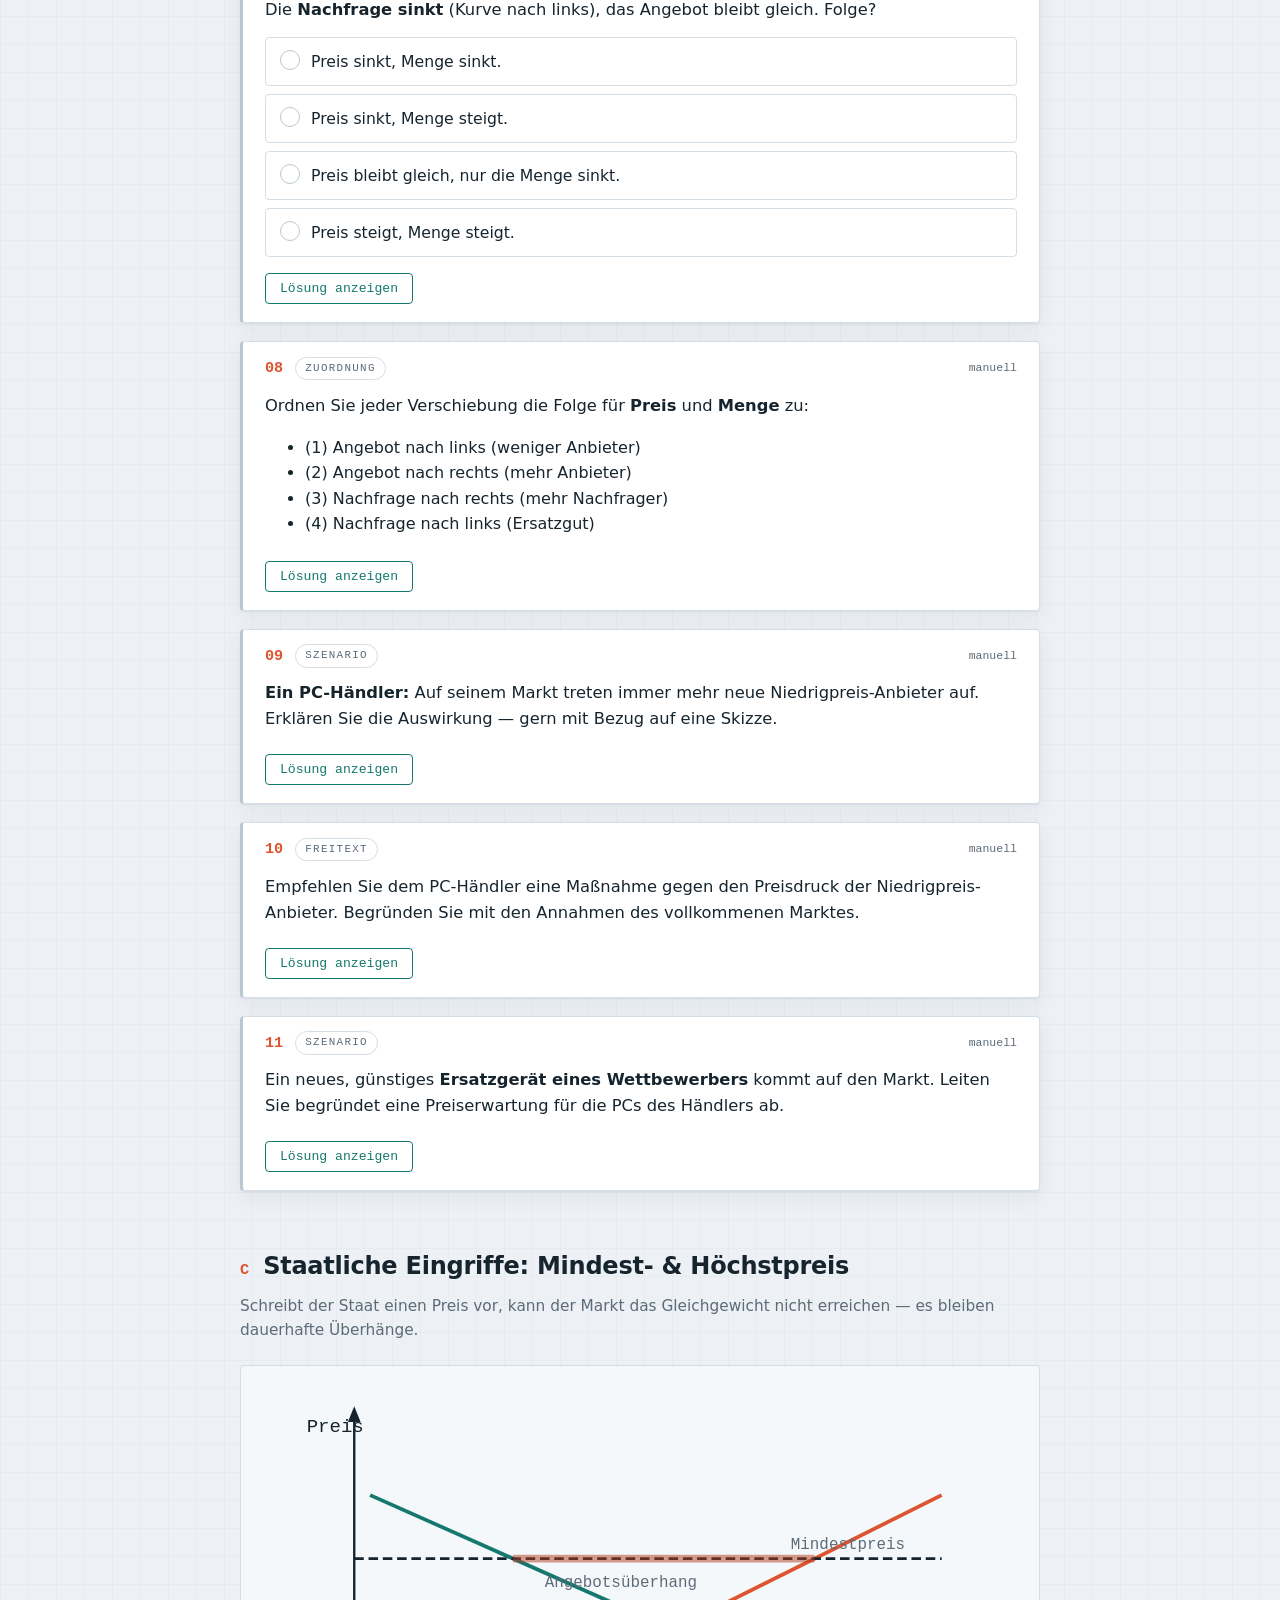
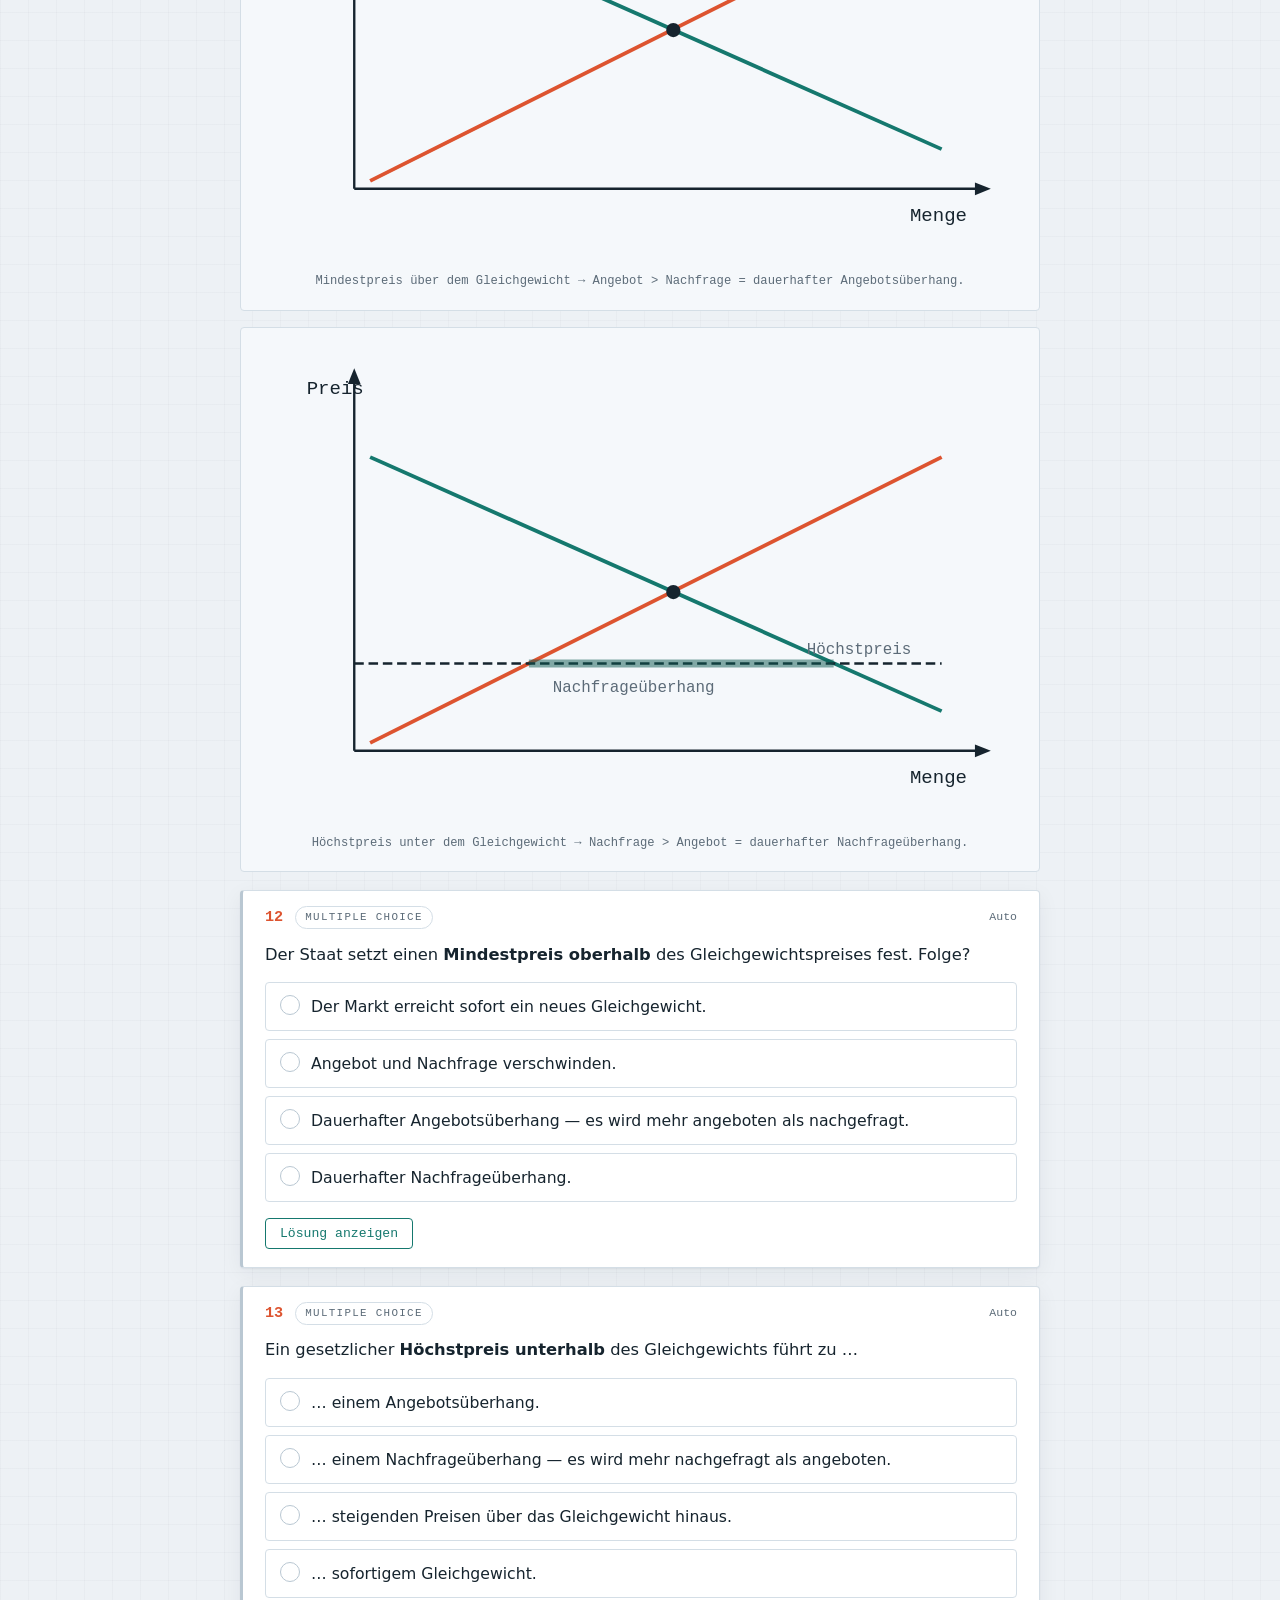
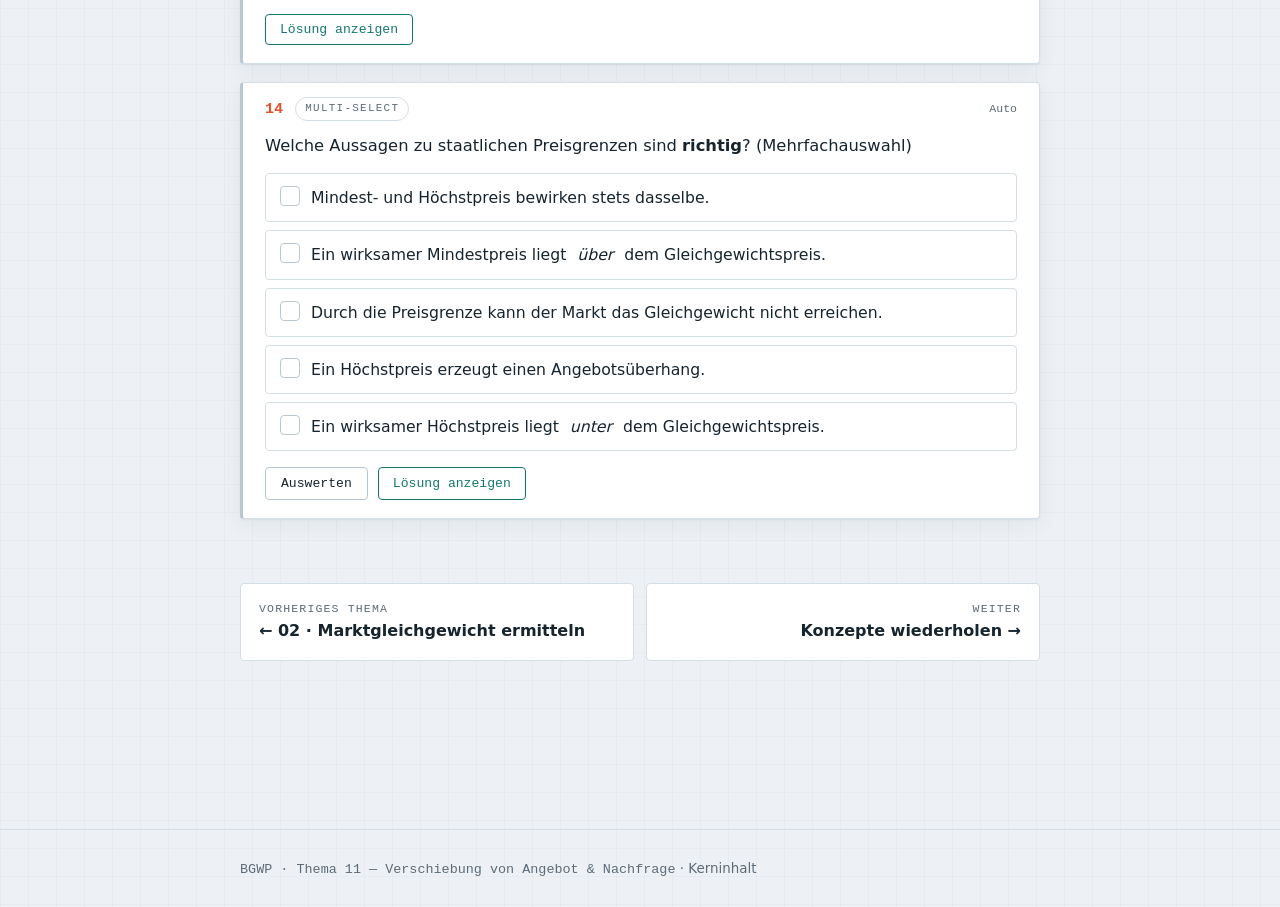
<file: 03-verschiebung-angebot-nachfrage.html>
<!DOCTYPE html>
<html lang="de">
<head>
<meta charset="utf-8">
<meta name="viewport" content="width=device-width, initial-scale=1">
<title>03 · Verschiebung von Angebot &amp; Nachfrage — BGWP Preisbildung</title>
<link rel="stylesheet" href="assets/style.css">
</head>
<body>
<header class="topbar">
  <a class="brand" href="index.html"><span class="mark">BGWP</span><b>Preisbildung</b></a>
  <nav class="topnav">
    <a href="01-vollkommener-markt.html">01 Vollk. Markt</a>
    <a href="02-marktgleichgewicht-ermitteln.html">02 Gleichgewicht</a>
    <a href="03-verschiebung-angebot-nachfrage.html" class="current">03 Verschiebung</a>
    <a href="lernseite.html">Lernen</a>
  </nav>
  <div class="spacer"></div>
  <span class="scorechip" id="scorechip">Auto-Fragen: 0/0 richtig</span>
</header>
<main><div class="wrap">

  <section class="hero">
    <p class="eyebrow">Thema 11 · Preisbildung</p>
    <div class="hero-num"><span class="hash">#</span>03</div>
    <h1>Verschiebung von Angebot &amp; Nachfrage</h1>
    <p class="lede">Märkte bleiben nicht stehen: Mehr Anbieter, neue Präferenzen, Ersatzgüter oder
      staatliche Preisgrenzen verschieben die Kurven — und damit Gleichgewichtspreis und ‑menge.</p>
    <div class="hero-meta">
      <span class="pill"><b>14</b> Aufgaben</span>
      <span class="pill"><b>4</b> Diagramme</span>
      <span class="pill">MC · Multi-Select · Zuordnung · Szenario</span>
    </div>
  </section>

  <div class="controls">
    <button class="btn primary" id="show-all">Alle Lösungen einblenden</button>
    <button class="btn" id="hide-all">Alle ausblenden</button>
  </div>

  <!-- ================= ABSCHNITT A ================= -->
  <div class="sec-head"><span class="ix">A</span><h2>Welche Kurve verschiebt sich — und wohin?</h2></div>
  <p class="sec-sub">Grundregel: Mehr/weniger <b>Anbieter</b> bewegen die Angebotskurve, mehr/weniger
    <b>Nachfrager</b> oder veränderte <b>Präferenzen</b> die Nachfragekurve. Rechts = mehr, links = weniger.</p>

  <figure class="diagram">
    <svg viewBox="0 0 480 300" role="img" aria-label="Angebotskurve verschiebt sich nach rechts: das neue Gleichgewicht liegt bei niedrigerem Preis und höherer Menge">
      <line x1="60" y1="20" x2="60" y2="255" stroke="#16242E" stroke-width="1.5"/>
      <line x1="60" y1="255" x2="455" y2="255" stroke="#16242E" stroke-width="1.5"/>
      <polygon points="60,14 56,24 64,24" fill="#16242E"/>
      <polygon points="461,255 451,251 451,259" fill="#16242E"/>
      <text class="svg-label" x="30" y="30">Preis</text>
      <text class="svg-label" x="410" y="275">Menge</text>
      <line x1="70" y1="70" x2="430" y2="230" stroke="#15786E" stroke-width="2.4"/>
      <text class="svg-label" x="350" y="222" fill="#15786E">Nachfrage</text>
      <line x1="70" y1="250" x2="430" y2="70" stroke="#DD5430" stroke-width="2.4"/>
      <line x1="140" y1="250" x2="430" y2="105" stroke="#DD5430" stroke-width="2.4" stroke-dasharray="6 4"/>
      <text class="svg-label" x="80" y="120" fill="#DD5430">S</text>
      <text class="svg-label" x="150" y="150" fill="#B23E1F">S&#8242;</text>
      <line x1="120" y1="95" x2="170" y2="95" stroke="#DD5430" stroke-width="1.4"/>
      <polygon points="176,95 166,91 166,99" fill="#DD5430"/>
      <circle cx="261" cy="155" r="4.5" fill="#16242E"/>
      <circle cx="298" cy="171" r="4.5" fill="#B23E1F"/>
      <text class="svg-label-sm" x="300" y="186" fill="#B23E1F">neu</text>
      <text class="svg-label-sm" x="200" y="146">alt</text>
    </svg>
    <figcaption>Mehr Angebot → Angebotskurve nach rechts → Preis ↓, Menge ↑.</figcaption>
  </figure>

  <figure class="diagram">
    <svg viewBox="0 0 480 300" role="img" aria-label="Nachfragekurve verschiebt sich nach links: das neue Gleichgewicht liegt bei niedrigerem Preis und niedrigerer Menge">
      <line x1="60" y1="20" x2="60" y2="255" stroke="#16242E" stroke-width="1.5"/>
      <line x1="60" y1="255" x2="455" y2="255" stroke="#16242E" stroke-width="1.5"/>
      <polygon points="60,14 56,24 64,24" fill="#16242E"/>
      <polygon points="461,255 451,251 451,259" fill="#16242E"/>
      <text class="svg-label" x="30" y="30">Preis</text>
      <text class="svg-label" x="410" y="275">Menge</text>
      <line x1="70" y1="250" x2="430" y2="70" stroke="#DD5430" stroke-width="2.4"/>
      <text class="svg-label" x="350" y="92" fill="#DD5430">Angebot</text>
      <line x1="70" y1="70" x2="430" y2="230" stroke="#15786E" stroke-width="2.4"/>
      <line x1="70" y1="140" x2="317" y2="250" stroke="#15786E" stroke-width="2.4" stroke-dasharray="6 4"/>
      <text class="svg-label" x="360" y="222" fill="#15786E">D</text>
      <text class="svg-label" x="250" y="245" fill="#0d5a52">D&#8242;</text>
      <line x1="250" y1="120" x2="200" y2="120" stroke="#15786E" stroke-width="1.4"/>
      <polygon points="194,120 204,116 204,124" fill="#15786E"/>
      <circle cx="261" cy="155" r="4.5" fill="#16242E"/>
      <circle cx="187" cy="192" r="4.5" fill="#0d5a52"/>
      <text class="svg-label-sm" x="150" y="188" fill="#0d5a52">neu</text>
      <text class="svg-label-sm" x="270" y="150">alt</text>
    </svg>
    <figcaption>Weniger Nachfrage → Nachfragekurve nach links → Preis ↓, Menge ↓.</figcaption>
  </figure>

  <article class="q">
    <div class="q-head"><span class="q-num">01</span><span class="q-type">Multiple Choice</span><span class="q-pts">Auto</span></div>
    <div class="q-body">
      <p class="q-text">Es treten <strong>mehr Anbieter</strong> auf den Markt. Welche Kurve verschiebt sich wohin?</p>
      <ul class="q-options" data-multi="false">
        <li class="opt" data-correct="true"><span class="tick"></span>Die Angebotskurve verschiebt sich nach rechts (außen).</li>
        <li class="opt"><span class="tick"></span>Die Angebotskurve verschiebt sich nach links.</li>
        <li class="opt"><span class="tick"></span>Die Nachfragekurve verschiebt sich nach rechts.</li>
        <li class="opt"><span class="tick"></span>Keine Kurve bewegt sich, nur der Preis steigt.</li>
      </ul>
    </div>
    <div class="q-foot"><button class="q-reveal" aria-expanded="false">Lösung anzeigen</button></div>
    <div class="q-solution" hidden><span class="sol-label">Lösung</span>
      <p>Mehr Anbieter = mehr Gesamtangebot → die Angebotskurve verschiebt sich nach rechts/außen.
        Die Nachfrage bleibt zunächst unverändert.</p>
    </div>
  </article>

  <article class="q">
    <div class="q-head"><span class="q-num">02</span><span class="q-type">Multiple Choice</span><span class="q-pts">Auto</span></div>
    <div class="q-body">
      <p class="q-text">Was verschiebt grundsätzlich die <strong>Nachfragekurve</strong>?</p>
      <ul class="q-options" data-multi="false">
        <li class="opt"><span class="tick"></span>Eine Änderung der Produktionskosten der Anbieter.</li>
        <li class="opt" data-correct="true"><span class="tick"></span>Eine Änderung der Zahl der Nachfrager oder ihrer Präferenzen.</li>
        <li class="opt"><span class="tick"></span>Der Eintritt zusätzlicher Anbieter.</li>
        <li class="opt"><span class="tick"></span>Eine höhere Lagerkapazität der Verkäufer.</li>
      </ul>
    </div>
    <div class="q-foot"><button class="q-reveal" aria-expanded="false">Lösung anzeigen</button></div>
    <div class="q-solution" hidden><span class="sol-label">Lösung</span>
      <p>Mehr/weniger Nachfrager (z. B. durch Zuwanderung) oder veränderte Präferenzen (z. B. ein Produkt wird
        attraktiver/unattraktiver) verschieben die Nachfragekurve. Anbieterseitige Faktoren wirken dagegen aufs Angebot.</p>
    </div>
  </article>

  <article class="q">
    <div class="q-head"><span class="q-num">03</span><span class="q-type">Multiple Choice</span><span class="q-pts">Auto</span></div>
    <div class="q-body">
      <p class="q-text">Ein günstiges <strong>Substitutionsgut (Ersatzgut)</strong> kommt auf den Markt. Was passiert mit der
        Nachfrage nach dem ursprünglichen Produkt?</p>
      <ul class="q-options" data-multi="false">
        <li class="opt"><span class="tick"></span>Die Nachfragekurve verschiebt sich nach rechts.</li>
        <li class="opt" data-correct="true"><span class="tick"></span>Die Nachfragekurve verschiebt sich nach links — ein Teil der Kunden weicht aus.</li>
        <li class="opt"><span class="tick"></span>Die Angebotskurve verschiebt sich nach rechts.</li>
        <li class="opt"><span class="tick"></span>Nichts, Ersatzgüter haben keinen Einfluss.</li>
      </ul>
    </div>
    <div class="q-foot"><button class="q-reveal" aria-expanded="false">Lösung anzeigen</button></div>
    <div class="q-solution" hidden><span class="sol-label">Lösung</span>
      <p>Ein Ersatzgut zieht Nachfrage ab → die Nachfrage nach dem Ursprungsgut sinkt, die Nachfragekurve
        verschiebt sich nach links (z. B. ein günstiges Konkurrenzprodukt statt des bisherigen Geräts).</p>
    </div>
  </article>

  <article class="q">
    <div class="q-head"><span class="q-num">04</span><span class="q-type">Multi-Select</span><span class="q-pts">Auto</span></div>
    <div class="q-body">
      <p class="q-text">Welche Ereignisse verschieben die <strong>Nachfragekurve</strong> (nicht das Angebot)? (Mehrfachauswahl)</p>
      <ul class="q-options" data-multi="true">
        <li class="opt" data-correct="true"><span class="tick"></span>Zuwanderung erhöht die Zahl der Nachfrager nach Brot.</li>
        <li class="opt" data-correct="true"><span class="tick"></span>Discounterfleisch wird durch Image-Wandel unattraktiver.</li>
        <li class="opt" data-correct="true"><span class="tick"></span>Ein günstiges Ersatzgut erscheint am Markt.</li>
        <li class="opt"><span class="tick"></span>Viele neue Billiganbieter drängen auf den Markt.</li>
        <li class="opt"><span class="tick"></span>Die Produktionskosten der Hersteller sinken stark.</li>
      </ul>
    </div>
    <div class="q-foot"><button class="q-check btn">Auswerten</button><button class="q-reveal" aria-expanded="false">Lösung anzeigen</button></div>
    <div class="q-solution" hidden><span class="sol-label">Lösung</span>
      <p>Nachfrageseitig: Zuwanderung (mehr Nachfrager), Präferenzänderung, Ersatzgut. Die beiden letzten
        Optionen (neue Anbieter, geänderte Produktionskosten) verschieben dagegen das <b>Angebot</b>.</p>
    </div>
  </article>

  <!-- ================= ABSCHNITT B ================= -->
  <div class="sec-head"><span class="ix">B</span><h2>Folgen für Preis und Menge</h2></div>
  <p class="sec-sub">Der neue Schnittpunkt bestimmt das neue Gleichgewicht. Vier Grundfälle — einprägen!</p>

  <div class="tbl-wrap">
  <table class="ref">
    <tr><th>Verschiebung</th><th>Gleichgewichtspreis</th><th>Gleichgewichtsmenge</th></tr>
    <tr><td>Angebot steigt (S nach rechts)</td><td>sinkt ↓</td><td>steigt ↑</td></tr>
    <tr><td>Angebot sinkt (S nach links)</td><td>steigt ↑</td><td>sinkt ↓</td></tr>
    <tr><td>Nachfrage steigt (D nach rechts)</td><td>steigt ↑</td><td>steigt ↑</td></tr>
    <tr><td>Nachfrage sinkt (D nach links)</td><td>sinkt ↓</td><td>sinkt ↓</td></tr>
  </table>
  </div>

  <article class="q">
    <div class="q-head"><span class="q-num">05</span><span class="q-type">Multiple Choice</span><span class="q-pts">Auto</span></div>
    <div class="q-body">
      <p class="q-text">Das <strong>Angebot steigt</strong> (Kurve nach rechts), die Nachfrage bleibt gleich. Folge?</p>
      <ul class="q-options" data-multi="false">
        <li class="opt" data-correct="true"><span class="tick"></span>Gleichgewichtspreis sinkt, Gleichgewichtsmenge steigt.</li>
        <li class="opt"><span class="tick"></span>Gleichgewichtspreis steigt, Menge sinkt.</li>
        <li class="opt"><span class="tick"></span>Preis und Menge steigen beide.</li>
        <li class="opt"><span class="tick"></span>Preis und Menge bleiben unverändert.</li>
      </ul>
    </div>
    <div class="q-foot"><button class="q-reveal" aria-expanded="false">Lösung anzeigen</button></div>
    <div class="q-solution" hidden><span class="sol-label">Lösung</span>
      <p>Mehr Angebot → beim alten Preis Angebotsüberhang → der Preis fällt, gleichzeitig wird mehr Menge
        gehandelt. <b>Preis ↓, Menge ↑.</b></p>
    </div>
  </article>

  <article class="q">
    <div class="q-head"><span class="q-num">06</span><span class="q-type">Multiple Choice</span><span class="q-pts">Auto</span></div>
    <div class="q-body">
      <p class="q-text">Durch Zuwanderung <strong>steigt die Nachfrage</strong> nach Brot. Was geschieht?</p>
      <ul class="q-options" data-multi="false">
        <li class="opt"><span class="tick"></span>Preis sinkt, Menge sinkt.</li>
        <li class="opt" data-correct="true"><span class="tick"></span>Preis steigt, Menge steigt.</li>
        <li class="opt"><span class="tick"></span>Preis steigt, Menge sinkt.</li>
        <li class="opt"><span class="tick"></span>Nur der Preis bleibt gleich.</li>
      </ul>
    </div>
    <div class="q-foot"><button class="q-reveal" aria-expanded="false">Lösung anzeigen</button></div>
    <div class="q-solution" hidden><span class="sol-label">Lösung</span>
      <p>Mehr Nachfrager → Nachfragekurve nach rechts → beim alten Preis Nachfrageüberhang → Preis steigt und
        die gehandelte Menge steigt. <b>Preis ↑, Menge ↑.</b></p>
    </div>
  </article>

  <article class="q">
    <div class="q-head"><span class="q-num">07</span><span class="q-type">Multiple Choice</span><span class="q-pts">Auto</span></div>
    <div class="q-body">
      <p class="q-text">Die <strong>Nachfrage sinkt</strong> (Kurve nach links), das Angebot bleibt gleich. Folge?</p>
      <ul class="q-options" data-multi="false">
        <li class="opt"><span class="tick"></span>Preis steigt, Menge steigt.</li>
        <li class="opt" data-correct="true"><span class="tick"></span>Preis sinkt, Menge sinkt.</li>
        <li class="opt"><span class="tick"></span>Preis sinkt, Menge steigt.</li>
        <li class="opt"><span class="tick"></span>Preis bleibt gleich, nur die Menge sinkt.</li>
      </ul>
    </div>
    <div class="q-foot"><button class="q-reveal" aria-expanded="false">Lösung anzeigen</button></div>
    <div class="q-solution" hidden><span class="sol-label">Lösung</span>
      <p>Weniger Nachfrage → beim alten Preis Angebotsüberhang → Preis fällt, und es wird weniger abgesetzt.
        <b>Preis ↓, Menge ↓.</b></p>
    </div>
  </article>

  <article class="q">
    <div class="q-head"><span class="q-num">08</span><span class="q-type">Zuordnung</span><span class="q-pts">manuell</span></div>
    <div class="q-body">
      <p class="q-text">Ordnen Sie jeder Verschiebung die Folge für <b>Preis</b> und <b>Menge</b> zu:</p>
      <ul>
        <li>(1) Angebot nach links (weniger Anbieter)</li>
        <li>(2) Angebot nach rechts (mehr Anbieter)</li>
        <li>(3) Nachfrage nach rechts (mehr Nachfrager)</li>
        <li>(4) Nachfrage nach links (Ersatzgut)</li>
      </ul>
    </div>
    <div class="q-foot"><button class="q-reveal" aria-expanded="false">Lösung anzeigen</button></div>
    <div class="q-solution" hidden><span class="sol-label">Musterlösung</span>
      <p>(1) → Preis ↑, Menge ↓ &nbsp;·&nbsp; (2) → Preis ↓, Menge ↑ &nbsp;·&nbsp;
        (3) → Preis ↑, Menge ↑ &nbsp;·&nbsp; (4) → Preis ↓, Menge ↓.</p>
      <p><b>Eselsbrücke:</b> Bei der <i>Nachfrage</i> gehen Preis und Menge in dieselbe Richtung, beim
        <i>Angebot</i> in entgegengesetzte.</p>
    </div>
  </article>

  <article class="q">
    <div class="q-head"><span class="q-num">09</span><span class="q-type">Szenario</span><span class="q-pts">manuell</span></div>
    <div class="q-body">
      <p class="q-text"><b>Ein PC-Händler:</b> Auf seinem Markt treten immer mehr neue Niedrigpreis-Anbieter auf.
        Erklären Sie die Auswirkung — gern mit Bezug auf eine Skizze.</p>
    </div>
    <div class="q-foot"><button class="q-reveal" aria-expanded="false">Lösung anzeigen</button></div>
    <div class="q-solution" hidden><span class="sol-label">Musterlösung</span>
      <p>Durch die vielen neuen Niedrigpreis-Anbieter treffen <b>deutlich mehr Anbieter</b> auf dem Markt zusammen →
        das Gesamtangebot steigt → die <b>Angebotskurve verschiebt sich nach rechts</b>. Die Nachfrage bleibt
        zunächst gleich.</p>
      <p>Beim bisherigen Preis entsteht ein <b>Angebotsüberhang</b>. Es bildet sich ein neues Gleichgewicht:
        Der <b>Gleichgewichtspreis sinkt</b>, die <b>Gleichgewichtsmenge steigt</b>.</p>
      <p><b>Kurz:</b> Angebotskurve nach rechts → Preis ↓, Menge ↑.</p>
    </div>
  </article>

  <article class="q">
    <div class="q-head"><span class="q-num">10</span><span class="q-type">Freitext</span><span class="q-pts">manuell</span></div>
    <div class="q-body">
      <p class="q-text">Empfehlen Sie dem PC-Händler eine Maßnahme gegen den Preisdruck der Niedrigpreis-Anbieter.
        Begründen Sie mit den Annahmen des vollkommenen Marktes.</p>
    </div>
    <div class="q-foot"><button class="q-reveal" aria-expanded="false">Lösung anzeigen</button></div>
    <div class="q-solution" hidden><span class="sol-label">Musterlösung</span>
      <p>Der Händler sollte <b>nicht in den reinen Preiskampf</b> einsteigen (den verliert der kleinere Anbieter),
        sondern sich vom homogenen Billigangebot abheben und gezielt <b>Präferenzen schaffen</b> — also die
        Bedingungen des vollkommenen Marktes bewusst durchbrechen:</p>
      <ul>
        <li><b>Qualitäts-/Produktdifferenzierung:</b> höherwertige Komponenten, leistungsstärkere PCs.</li>
        <li><b>Marke &amp; Image</b> aufbauen (persönliche Präferenz).</li>
        <li><b>Zusatzleistungen/Service:</b> Beratung, individuelle Konfiguration, längere Garantie,
          schnelle Lieferung, regionaler Bezug.</li>
      </ul>
      <p>Dadurch ist das Produkt nicht mehr direkt vergleichbar; Kunden zahlen einen höheren Preis und der Händler
        entgeht dem reinen Preisdruck.</p>
    </div>
  </article>

  <article class="q">
    <div class="q-head"><span class="q-num">11</span><span class="q-type">Szenario</span><span class="q-pts">manuell</span></div>
    <div class="q-body">
      <p class="q-text">Ein neues, günstiges <b>Ersatzgerät eines Wettbewerbers</b> kommt auf den Markt. Leiten Sie
        begründet eine Preiserwartung für die PCs des Händlers ab.</p>
    </div>
    <div class="q-foot"><button class="q-reveal" aria-expanded="false">Lösung anzeigen</button></div>
    <div class="q-solution" hidden><span class="sol-label">Musterlösung</span>
      <p>Das Ersatzgerät ist ein <b>Substitutionsgut (Ersatzgut)</b> für den PC. Ein Teil der Kunden weicht
        auf das günstigere Gerät aus → die <b>Nachfrage nach den PCs sinkt</b> → die <b>Nachfragekurve
        verschiebt sich nach links</b>, das Angebot bleibt unverändert.</p>
      <p>Beim bisherigen Preis entsteht ein Angebotsüberhang → der <b>Preis für die PCs sinkt</b> (auch die
        abgesetzte Menge sinkt). <b>Erwartung: Der Preis wird sinken.</b></p>
    </div>
  </article>

  <!-- ================= ABSCHNITT C ================= -->
  <div class="sec-head"><span class="ix">C</span><h2>Staatliche Eingriffe: Mindest- &amp; Höchstpreis</h2></div>
  <p class="sec-sub">Schreibt der Staat einen Preis vor, kann der Markt das Gleichgewicht nicht erreichen — es
    bleiben dauerhafte Überhänge.</p>

  <figure class="diagram">
    <svg viewBox="0 0 480 300" role="img" aria-label="Gesetzlicher Mindestpreis oberhalb des Gleichgewichts erzeugt einen dauerhaften Angebotsüberhang">
      <line x1="60" y1="20" x2="60" y2="255" stroke="#16242E" stroke-width="1.5"/>
      <line x1="60" y1="255" x2="455" y2="255" stroke="#16242E" stroke-width="1.5"/>
      <polygon points="60,14 56,24 64,24" fill="#16242E"/>
      <polygon points="461,255 451,251 451,259" fill="#16242E"/>
      <text class="svg-label" x="30" y="30">Preis</text>
      <text class="svg-label" x="410" y="275">Menge</text>
      <line x1="70" y1="70" x2="430" y2="230" stroke="#15786E" stroke-width="2.4"/>
      <line x1="70" y1="250" x2="430" y2="70" stroke="#DD5430" stroke-width="2.4"/>
      <circle cx="261" cy="155" r="4.5" fill="#16242E"/>
      <line x1="60" y1="110" x2="430" y2="110" stroke="#16242E" stroke-width="1.6" stroke-dasharray="6 3"/>
      <text class="svg-label-sm" x="335" y="104">Mindestpreis</text>
      <line x1="160" y1="110" x2="350" y2="110" stroke="#B23E1F" stroke-width="5" opacity="0.5"/>
      <text class="svg-label-sm" x="180" y="128" fill="#B23E1F">Angebotsüberhang</text>
    </svg>
    <figcaption>Mindestpreis über dem Gleichgewicht → Angebot &gt; Nachfrage = dauerhafter Angebotsüberhang.</figcaption>
  </figure>

  <figure class="diagram">
    <svg viewBox="0 0 480 300" role="img" aria-label="Gesetzlicher Höchstpreis unterhalb des Gleichgewichts erzeugt einen dauerhaften Nachfrageüberhang">
      <line x1="60" y1="20" x2="60" y2="255" stroke="#16242E" stroke-width="1.5"/>
      <line x1="60" y1="255" x2="455" y2="255" stroke="#16242E" stroke-width="1.5"/>
      <polygon points="60,14 56,24 64,24" fill="#16242E"/>
      <polygon points="461,255 451,251 451,259" fill="#16242E"/>
      <text class="svg-label" x="30" y="30">Preis</text>
      <text class="svg-label" x="410" y="275">Menge</text>
      <line x1="70" y1="70" x2="430" y2="230" stroke="#15786E" stroke-width="2.4"/>
      <line x1="70" y1="250" x2="430" y2="70" stroke="#DD5430" stroke-width="2.4"/>
      <circle cx="261" cy="155" r="4.5" fill="#16242E"/>
      <line x1="60" y1="200" x2="430" y2="200" stroke="#16242E" stroke-width="1.6" stroke-dasharray="6 3"/>
      <text class="svg-label-sm" x="345" y="194">Höchstpreis</text>
      <line x1="170" y1="200" x2="362" y2="200" stroke="#0d5a52" stroke-width="5" opacity="0.5"/>
      <text class="svg-label-sm" x="185" y="218" fill="#0d5a52">Nachfrageüberhang</text>
    </svg>
    <figcaption>Höchstpreis unter dem Gleichgewicht → Nachfrage &gt; Angebot = dauerhafter Nachfrageüberhang.</figcaption>
  </figure>

  <article class="q">
    <div class="q-head"><span class="q-num">12</span><span class="q-type">Multiple Choice</span><span class="q-pts">Auto</span></div>
    <div class="q-body">
      <p class="q-text">Der Staat setzt einen <strong>Mindestpreis oberhalb</strong> des Gleichgewichtspreises fest. Folge?</p>
      <ul class="q-options" data-multi="false">
        <li class="opt" data-correct="true"><span class="tick"></span>Dauerhafter Angebotsüberhang — es wird mehr angeboten als nachgefragt.</li>
        <li class="opt"><span class="tick"></span>Dauerhafter Nachfrageüberhang.</li>
        <li class="opt"><span class="tick"></span>Der Markt erreicht sofort ein neues Gleichgewicht.</li>
        <li class="opt"><span class="tick"></span>Angebot und Nachfrage verschwinden.</li>
      </ul>
    </div>
    <div class="q-foot"><button class="q-reveal" aria-expanded="false">Lösung anzeigen</button></div>
    <div class="q-solution" hidden><span class="sol-label">Lösung</span>
      <p>Ein Mindestpreis über dem Gleichgewicht (z. B. Mindestlohn-Logik) macht das Anbieten attraktiv, die
        Nachfrage aber gering → bleibender <b>Angebotsüberhang</b>. Der Preis darf nicht sinken.</p>
    </div>
  </article>

  <article class="q">
    <div class="q-head"><span class="q-num">13</span><span class="q-type">Multiple Choice</span><span class="q-pts">Auto</span></div>
    <div class="q-body">
      <p class="q-text">Ein gesetzlicher <strong>Höchstpreis unterhalb</strong> des Gleichgewichts führt zu …</p>
      <ul class="q-options" data-multi="false">
        <li class="opt"><span class="tick"></span>… einem Angebotsüberhang.</li>
        <li class="opt" data-correct="true"><span class="tick"></span>… einem Nachfrageüberhang — es wird mehr nachgefragt als angeboten.</li>
        <li class="opt"><span class="tick"></span>… sofortigem Gleichgewicht.</li>
        <li class="opt"><span class="tick"></span>… steigenden Preisen über das Gleichgewicht hinaus.</li>
      </ul>
    </div>
    <div class="q-foot"><button class="q-reveal" aria-expanded="false">Lösung anzeigen</button></div>
    <div class="q-solution" hidden><span class="sol-label">Lösung</span>
      <p>Ein Höchstpreis unter dem Gleichgewicht hält den Preis künstlich niedrig → viele wollen kaufen, wenige
        anbieten → bleibender <b>Nachfrageüberhang</b> (Knappheit/Mangel).</p>
    </div>
  </article>

  <article class="q">
    <div class="q-head"><span class="q-num">14</span><span class="q-type">Multi-Select</span><span class="q-pts">Auto</span></div>
    <div class="q-body">
      <p class="q-text">Welche Aussagen zu staatlichen Preisgrenzen sind <strong>richtig</strong>? (Mehrfachauswahl)</p>
      <ul class="q-options" data-multi="true">
        <li class="opt" data-correct="true"><span class="tick"></span>Ein wirksamer Mindestpreis liegt <i>über</i> dem Gleichgewichtspreis.</li>
        <li class="opt" data-correct="true"><span class="tick"></span>Ein wirksamer Höchstpreis liegt <i>unter</i> dem Gleichgewichtspreis.</li>
        <li class="opt"><span class="tick"></span>Ein Höchstpreis erzeugt einen Angebotsüberhang.</li>
        <li class="opt" data-correct="true"><span class="tick"></span>Durch die Preisgrenze kann der Markt das Gleichgewicht nicht erreichen.</li>
        <li class="opt"><span class="tick"></span>Mindest- und Höchstpreis bewirken stets dasselbe.</li>
      </ul>
    </div>
    <div class="q-foot"><button class="q-check btn">Auswerten</button><button class="q-reveal" aria-expanded="false">Lösung anzeigen</button></div>
    <div class="q-solution" hidden><span class="sol-label">Lösung</span>
      <p>Richtig: Mindestpreis liegt über, Höchstpreis unter dem Gleichgewicht; beide verhindern das
        Gleichgewicht. Falsch: ein Höchstpreis erzeugt einen <i>Nachfrage</i>überhang, und die beiden Eingriffe
        wirken gegensätzlich.</p>
    </div>
  </article>

  <nav class="pager">
    <a href="02-marktgleichgewicht-ermitteln.html"><span>Vorheriges Thema</span><b>← 02 · Marktgleichgewicht ermitteln</b></a>
    <a class="next" href="lernseite.html"><span>Weiter</span><b>Konzepte wiederholen →</b></a>
  </nav>

</div></main>
<footer class="foot"><div class="wrap"><span class="mono">BGWP · Thema 11 — Verschiebung von Angebot &amp; Nachfrage</span> · Kerninhalt</div></footer>
<script src="assets/quiz.js"></script>
</body>
</html>
</file>
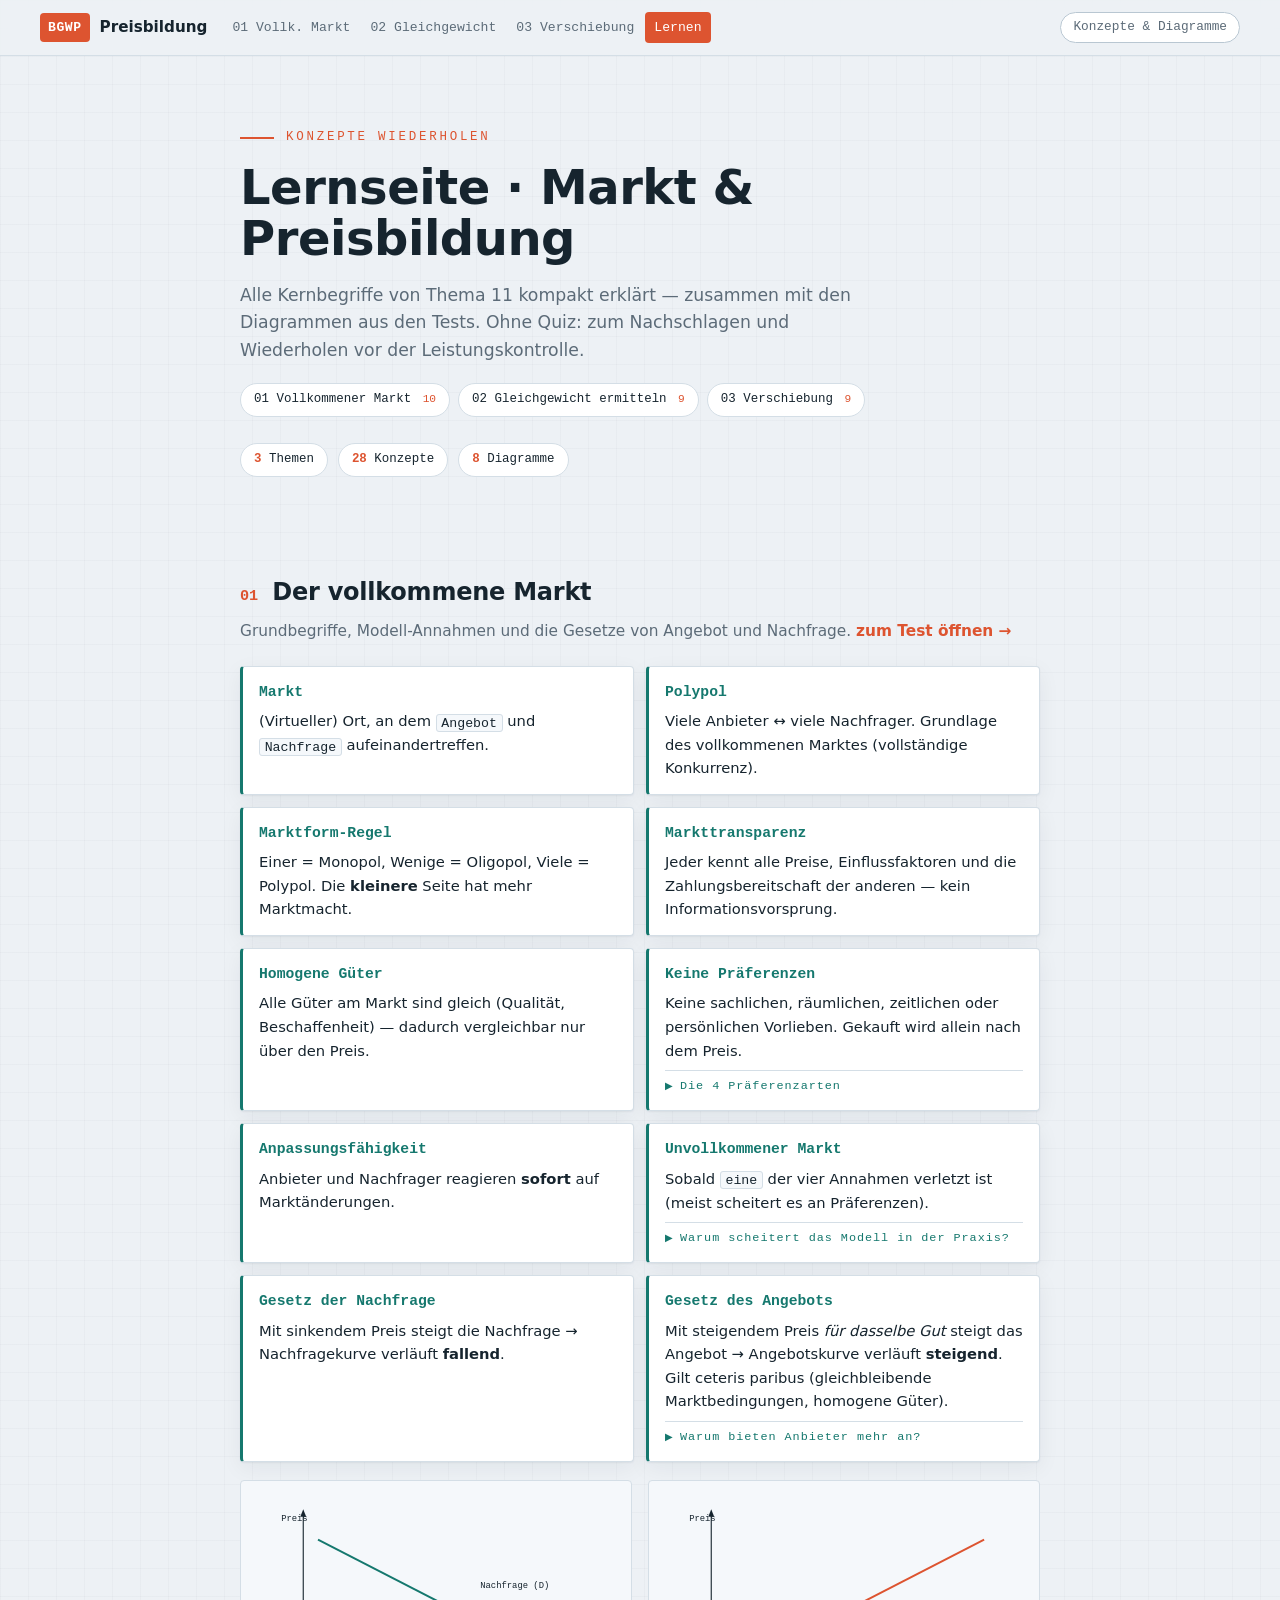
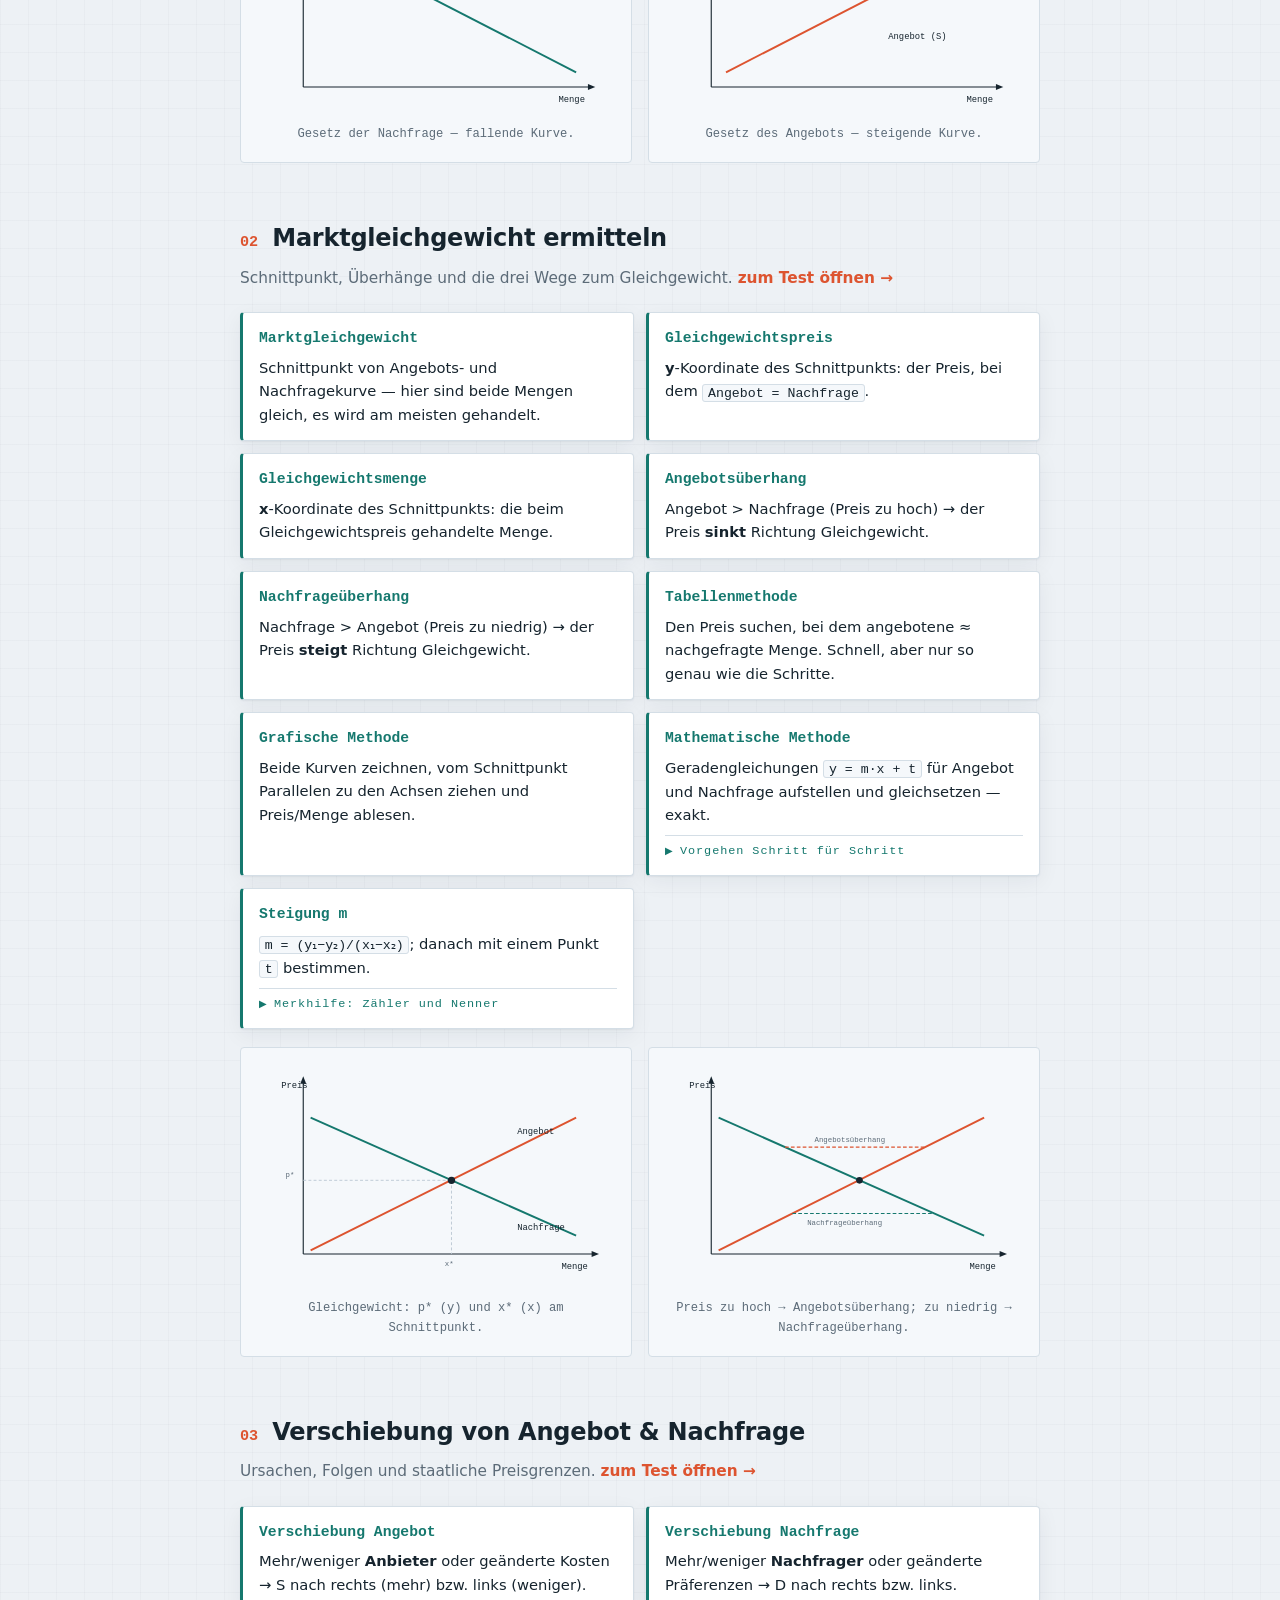
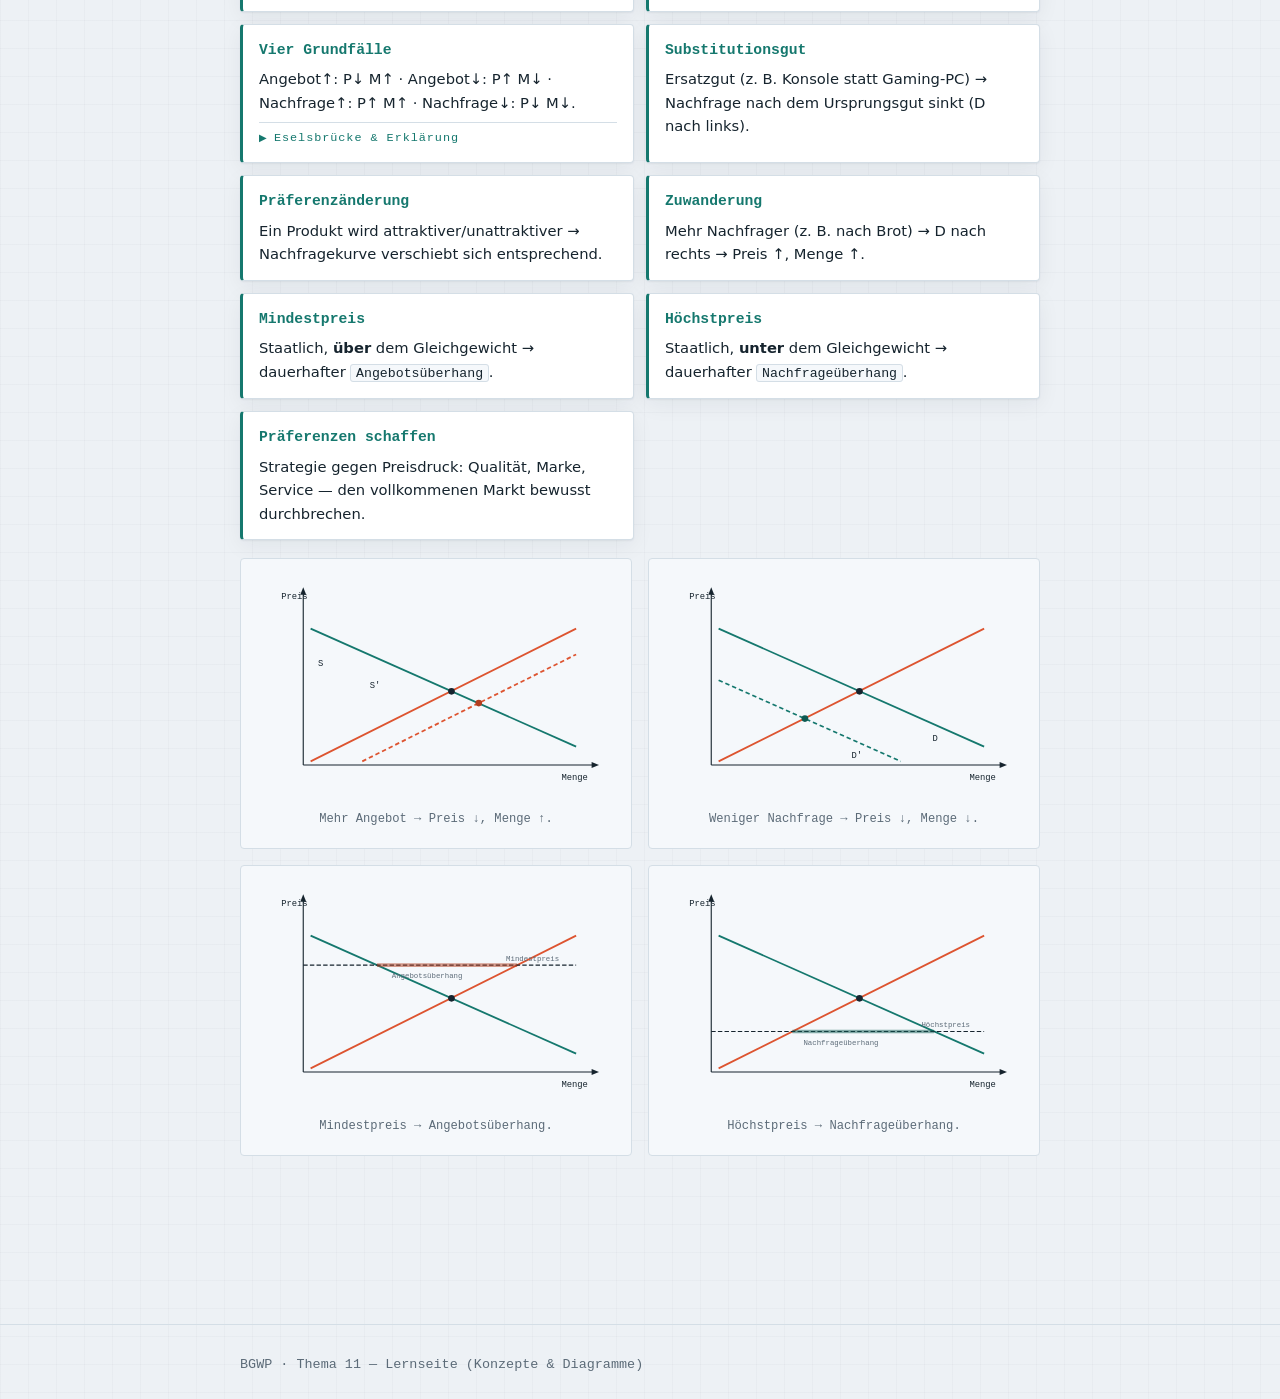
<file: lernseite.html>
<!DOCTYPE html>
<html lang="de">
<head>
<meta charset="utf-8">
<meta name="viewport" content="width=device-width, initial-scale=1">
<title>Lernen · Konzepte wiederholen — BGWP Preisbildung</title>
<link rel="stylesheet" href="assets/style.css">
</head>
<body>
<header class="topbar">
  <a class="brand" href="index.html"><span class="mark">BGWP</span><b>Preisbildung</b></a>
  <nav class="topnav">
    <a href="01-vollkommener-markt.html">01 Vollk. Markt</a>
    <a href="02-marktgleichgewicht-ermitteln.html">02 Gleichgewicht</a>
    <a href="03-verschiebung-angebot-nachfrage.html">03 Verschiebung</a>
    <a href="lernseite.html" class="current">Lernen</a>
  </nav>
  <div class="spacer"></div>
  <span class="scorechip">Konzepte &amp; Diagramme</span>
</header>
<main><div class="wrap">

  <section class="hero">
    <p class="eyebrow">Konzepte wiederholen</p>
    <h1>Lernseite · Markt &amp; Preisbildung</h1>
    <p class="lede">Alle Kernbegriffe von Thema 11 kompakt erklärt — zusammen mit den Diagrammen aus den
      Tests. Ohne Quiz: zum Nachschlagen und Wiederholen vor der Leistungskontrolle.</p>
    <nav class="gal-nav">
      <a class="pill" href="#t01">01 Vollkommener Markt <span class="cnt">10</span></a>
      <a class="pill" href="#t02">02 Gleichgewicht ermitteln <span class="cnt">9</span></a>
      <a class="pill" href="#t03">03 Verschiebung <span class="cnt">9</span></a>
    </nav>
    <div class="hero-meta">
      <span class="pill"><b>3</b> Themen</span>
      <span class="pill"><b>28</b> Konzepte</span>
      <span class="pill"><b>8</b> Diagramme</span>
    </div>
  </section>

  <!-- ============ THEMA 01 ============ -->
  <div class="sec-head" id="t01"><span class="ix">01</span><h2>Der vollkommene Markt</h2></div>
  <p class="sec-sub">Grundbegriffe, Modell-Annahmen und die Gesetze von Angebot und Nachfrage.
    <a class="src-link" href="01-vollkommener-markt.html">zum Test öffnen →</a></p>

  <div class="learn-grid">
    <div class="learn-card"><span class="lc-term">Markt</span><p class="lc-def">(Virtueller) Ort, an dem <code>Angebot</code> und <code>Nachfrage</code> aufeinandertreffen.</p></div>
    <div class="learn-card"><span class="lc-term">Polypol</span><p class="lc-def">Viele Anbieter ↔ viele Nachfrager. Grundlage des vollkommenen Marktes (vollständige Konkurrenz).</p></div>
    <div class="learn-card"><span class="lc-term">Marktform-Regel</span><p class="lc-def">Einer = Monopol, Wenige = Oligopol, Viele = Polypol. Die <b>kleinere</b> Seite hat mehr Marktmacht.</p></div>
    <div class="learn-card"><span class="lc-term">Markttransparenz</span><p class="lc-def">Jeder kennt alle Preise, Einflussfaktoren und die Zahlungsbereitschaft der anderen — kein Informationsvorsprung.</p></div>
    <div class="learn-card"><span class="lc-term">Homogene Güter</span><p class="lc-def">Alle Güter am Markt sind gleich (Qualität, Beschaffenheit) — dadurch vergleichbar nur über den Preis.</p></div>
    <div class="learn-card"><span class="lc-term">Keine Präferenzen</span><p class="lc-def">Keine sachlichen, räumlichen, zeitlichen oder persönlichen Vorlieben. Gekauft wird allein nach dem Preis.</p>
      <details class="lc-toggle"><summary>Die 4 Präferenzarten</summary>
        <ul>
          <li><b>Sachlich:</b> Qualität, Marke, Produkteigenschaft</li>
          <li><b>Räumlich:</b> Entfernung, Standort des Anbieters</li>
          <li><b>Zeitlich:</b> Öffnungszeiten, Lieferzeit</li>
          <li><b>Persönlich:</b> Sympathie, Kundentreue, Stammkunde</li>
        </ul>
        <p>Alle vier Formen müssen fehlen, damit der vollkommene Markt gilt.</p>
      </details>
    </div>
    <div class="learn-card"><span class="lc-term">Anpassungsfähigkeit</span><p class="lc-def">Anbieter und Nachfrager reagieren <b>sofort</b> auf Marktänderungen.</p></div>
    <div class="learn-card"><span class="lc-term">Unvollkommener Markt</span><p class="lc-def">Sobald <code>eine</code> der vier Annahmen verletzt ist (meist scheitert es an Präferenzen).</p>
      <details class="lc-toggle"><summary>Warum scheitert das Modell in der Praxis?</summary>
        <p>Kaum jemand kauft allein nach dem Preis. Typische Praxis-Beispiele:</p>
        <ul>
          <li>Markentreue beim Smartphone (sachliche Präferenz)</li>
          <li>Lokaler Supermarkt statt weiter Fahrt für günstigeres Produkt (räumliche Präferenz)</li>
          <li>Stammkunde beim Bäcker (persönliche Präferenz)</li>
        </ul>
        <p>Sobald nur eine dieser Präferenzen existiert, ist der Markt unvollkommen.</p>
      </details>
    </div>
    <div class="learn-card"><span class="lc-term">Gesetz der Nachfrage</span><p class="lc-def">Mit sinkendem Preis steigt die Nachfrage → Nachfragekurve verläuft <b>fallend</b>.</p></div>
    <div class="learn-card"><span class="lc-term">Gesetz des Angebots</span><p class="lc-def">Mit steigendem Preis <i>für dasselbe Gut</i> steigt das Angebot → Angebotskurve verläuft <b>steigend</b>. Gilt ceteris paribus (gleichbleibende Marktbedingungen, homogene Güter).</p>
      <details class="lc-toggle"><summary>Warum bieten Anbieter mehr an?</summary>
        <p>Ein höherer Preis <i>für genau dasselbe Gut</i> macht das Produzieren und Verkaufen profitabler. Anbieter weiten deshalb ihre Menge aus, um den höheren Erlös zu nutzen. Voraussetzung: Die Marktbedingungen (Kosten, Technologie, Konkurrenz) bleiben gleich — es ändert sich nur der Preis des Gutes selbst.</p>
      </details>
    </div>
  </div>

  <div class="gal-grid">
    <div class="gal-item"><figure class="diagram">
      <svg viewBox="0 0 480 290" role="img" aria-label="Fallende Nachfragekurve">
        <line x1="60" y1="20" x2="60" y2="255" stroke="#16242E" stroke-width="1.5"/>
        <line x1="60" y1="255" x2="450" y2="255" stroke="#16242E" stroke-width="1.5"/>
        <polygon points="60,14 56,24 64,24" fill="#16242E"/><polygon points="456,255 446,251 446,259" fill="#16242E"/>
        <text class="svg-label" x="30" y="30">Preis</text><text class="svg-label" x="406" y="275">Menge</text>
        <line x1="80" y1="55" x2="430" y2="235" stroke="#15786E" stroke-width="2.6"/>
        <text class="svg-label" x="300" y="120" fill="#15786E">Nachfrage (D)</text>
      </svg>
      <figcaption>Gesetz der Nachfrage — fallende Kurve.</figcaption>
    </figure></div>
    <div class="gal-item"><figure class="diagram">
      <svg viewBox="0 0 480 290" role="img" aria-label="Steigende Angebotskurve">
        <line x1="60" y1="20" x2="60" y2="255" stroke="#16242E" stroke-width="1.5"/>
        <line x1="60" y1="255" x2="450" y2="255" stroke="#16242E" stroke-width="1.5"/>
        <polygon points="60,14 56,24 64,24" fill="#16242E"/><polygon points="456,255 446,251 446,259" fill="#16242E"/>
        <text class="svg-label" x="30" y="30">Preis</text><text class="svg-label" x="406" y="275">Menge</text>
        <line x1="80" y1="235" x2="430" y2="55" stroke="#DD5430" stroke-width="2.6"/>
        <text class="svg-label" x="300" y="190" fill="#DD5430">Angebot (S)</text>
      </svg>
      <figcaption>Gesetz des Angebots — steigende Kurve.</figcaption>
    </figure></div>
  </div>

  <!-- ============ THEMA 02 ============ -->
  <div class="sec-head" id="t02"><span class="ix">02</span><h2>Marktgleichgewicht ermitteln</h2></div>
  <p class="sec-sub">Schnittpunkt, Überhänge und die drei Wege zum Gleichgewicht.
    <a class="src-link" href="02-marktgleichgewicht-ermitteln.html">zum Test öffnen →</a></p>

  <div class="learn-grid">
    <div class="learn-card"><span class="lc-term">Marktgleichgewicht</span><p class="lc-def">Schnittpunkt von Angebots- und Nachfragekurve — hier sind beide Mengen gleich, es wird am meisten gehandelt.</p></div>
    <div class="learn-card"><span class="lc-term">Gleichgewichtspreis</span><p class="lc-def"><b>y</b>-Koordinate des Schnittpunkts: der Preis, bei dem <code>Angebot = Nachfrage</code>.</p></div>
    <div class="learn-card"><span class="lc-term">Gleichgewichtsmenge</span><p class="lc-def"><b>x</b>-Koordinate des Schnittpunkts: die beim Gleichgewichtspreis gehandelte Menge.</p></div>
    <div class="learn-card"><span class="lc-term">Angebotsüberhang</span><p class="lc-def">Angebot &gt; Nachfrage (Preis zu hoch) → der Preis <b>sinkt</b> Richtung Gleichgewicht.</p></div>
    <div class="learn-card"><span class="lc-term">Nachfrageüberhang</span><p class="lc-def">Nachfrage &gt; Angebot (Preis zu niedrig) → der Preis <b>steigt</b> Richtung Gleichgewicht.</p></div>
    <div class="learn-card"><span class="lc-term">Tabellenmethode</span><p class="lc-def">Den Preis suchen, bei dem angebotene ≈ nachgefragte Menge. Schnell, aber nur so genau wie die Schritte.</p></div>
    <div class="learn-card"><span class="lc-term">Grafische Methode</span><p class="lc-def">Beide Kurven zeichnen, vom Schnittpunkt Parallelen zu den Achsen ziehen und Preis/Menge ablesen.</p></div>
    <div class="learn-card"><span class="lc-term">Mathematische Methode</span><p class="lc-def">Geradengleichungen <code>y = m·x + t</code> für Angebot und Nachfrage aufstellen und gleichsetzen — exakt.</p>
      <details class="lc-toggle"><summary>Vorgehen Schritt für Schritt</summary>
        <ol>
          <li>Steigung <code>m</code> aus zwei Punkten berechnen: <code>m = (y₁−y₂)/(x₁−x₂)</code></li>
          <li>Achsenabschnitt <code>t</code> mit einem Punkt einsetzen und lösen</li>
          <li>Beide Geradengleichungen gleichsetzen (Angebot = Nachfrage)</li>
          <li>Gleichung nach <code>x</code> (Menge) auflösen</li>
          <li><code>x</code> in eine Gerade einsetzen → <code>y</code> (Preis) erhalten</li>
        </ol>
      </details>
    </div>
    <div class="learn-card"><span class="lc-term">Steigung m</span><p class="lc-def"><code>m = (y&#8321;−y&#8322;)/(x&#8321;−x&#8322;)</code>; danach mit einem Punkt <code>t</code> bestimmen.</p>
      <details class="lc-toggle"><summary>Merkhilfe: Zähler und Nenner</summary>
        <p>Merke: Im Zähler steht immer die <b>Preisdifferenz</b> (y-Werte), im Nenner die <b>Mengendifferenz</b> (x-Werte). Ein häufiger Fehler ist das Vertauschen von Zähler und Nenner.</p>
        <p>Vorzeichen checken: Angebotsgerade → <b>m &gt; 0</b> (steigend) · Nachfragegerade → <b>m &lt; 0</b> (fallend).</p>
      </details>
    </div>
  </div>

  <div class="gal-grid">
    <div class="gal-item"><figure class="diagram">
      <svg viewBox="0 0 480 300" role="img" aria-label="Marktgleichgewicht im Schnittpunkt mit Gleichgewichtspreis und -menge">
        <line x1="60" y1="20" x2="60" y2="255" stroke="#16242E" stroke-width="1.5"/>
        <line x1="60" y1="255" x2="455" y2="255" stroke="#16242E" stroke-width="1.5"/>
        <polygon points="60,14 56,24 64,24" fill="#16242E"/><polygon points="461,255 451,251 451,259" fill="#16242E"/>
        <text class="svg-label" x="30" y="30">Preis</text><text class="svg-label" x="410" y="275">Menge</text>
        <line x1="70" y1="70" x2="430" y2="230" stroke="#15786E" stroke-width="2.6"/>
        <line x1="70" y1="250" x2="430" y2="70" stroke="#DD5430" stroke-width="2.6"/>
        <text class="svg-label" x="350" y="222" fill="#15786E">Nachfrage</text>
        <text class="svg-label" x="350" y="92" fill="#DD5430">Angebot</text>
        <line x1="261" y1="155" x2="261" y2="255" stroke="#B9C7D2" stroke-width="1.2" stroke-dasharray="4 3"/>
        <line x1="60" y1="155" x2="261" y2="155" stroke="#B9C7D2" stroke-width="1.2" stroke-dasharray="4 3"/>
        <circle cx="261" cy="155" r="5" fill="#16242E"/>
        <text class="svg-label-sm" x="36" y="151">p*</text><text class="svg-label-sm" x="252" y="271">x*</text>
      </svg>
      <figcaption>Gleichgewicht: p* (y) und x* (x) am Schnittpunkt.</figcaption>
    </figure></div>
    <div class="gal-item"><figure class="diagram">
      <svg viewBox="0 0 480 300" role="img" aria-label="Angebots- und Nachfrageüberhang bei Preisen abseits des Gleichgewichts">
        <line x1="60" y1="20" x2="60" y2="255" stroke="#16242E" stroke-width="1.5"/>
        <line x1="60" y1="255" x2="455" y2="255" stroke="#16242E" stroke-width="1.5"/>
        <polygon points="60,14 56,24 64,24" fill="#16242E"/><polygon points="461,255 451,251 451,259" fill="#16242E"/>
        <text class="svg-label" x="30" y="30">Preis</text><text class="svg-label" x="410" y="275">Menge</text>
        <line x1="70" y1="70" x2="430" y2="230" stroke="#15786E" stroke-width="2.6"/>
        <line x1="70" y1="250" x2="430" y2="70" stroke="#DD5430" stroke-width="2.6"/>
        <circle cx="261" cy="155" r="4.5" fill="#16242E"/>
        <line x1="160" y1="110" x2="350" y2="110" stroke="#DD5430" stroke-width="1.6" stroke-dasharray="5 3"/>
        <text class="svg-label-sm" x="200" y="103" fill="#B23E1F">Angebotsüberhang</text>
        <line x1="170" y1="200" x2="362" y2="200" stroke="#15786E" stroke-width="1.6" stroke-dasharray="5 3"/>
        <text class="svg-label-sm" x="190" y="216" fill="#15786E">Nachfrageüberhang</text>
      </svg>
      <figcaption>Preis zu hoch → Angebotsüberhang; zu niedrig → Nachfrageüberhang.</figcaption>
    </figure></div>
  </div>

  <!-- ============ THEMA 03 ============ -->
  <div class="sec-head" id="t03"><span class="ix">03</span><h2>Verschiebung von Angebot &amp; Nachfrage</h2></div>
  <p class="sec-sub">Ursachen, Folgen und staatliche Preisgrenzen.
    <a class="src-link" href="03-verschiebung-angebot-nachfrage.html">zum Test öffnen →</a></p>

  <div class="learn-grid">
    <div class="learn-card"><span class="lc-term">Verschiebung Angebot</span><p class="lc-def">Mehr/weniger <b>Anbieter</b> oder geänderte Kosten → S nach rechts (mehr) bzw. links (weniger).</p></div>
    <div class="learn-card"><span class="lc-term">Verschiebung Nachfrage</span><p class="lc-def">Mehr/weniger <b>Nachfrager</b> oder geänderte Präferenzen → D nach rechts bzw. links.</p></div>
    <div class="learn-card"><span class="lc-term">Vier Grundfälle</span><p class="lc-def">Angebot↑: P↓ M↑ · Angebot↓: P↑ M↓ · Nachfrage↑: P↑ M↑ · Nachfrage↓: P↓ M↓.</p>
      <details class="lc-toggle"><summary>Eselsbrücke &amp; Erklärung</summary>
        <p><b>Angebot:</b> Preis und Menge bewegen sich in <i>entgegengesetzte</i> Richtungen.<br>
        <b>Nachfrage:</b> Preis und Menge bewegen sich in <i>dieselbe</i> Richtung.</p>
        <p>Beispiel Angebot↑ (S nach rechts): Beim alten Preis entsteht ein Angebotsüberhang → Preis sinkt, mehr Menge wird abgesetzt.</p>
        <p>Beispiel Nachfrage↑ (D nach rechts): Beim alten Preis entsteht ein Nachfrageüberhang → Preis steigt, mehr Menge wird gehandelt.</p>
      </details>
    </div>
    <div class="learn-card"><span class="lc-term">Substitutionsgut</span><p class="lc-def">Ersatzgut (z. B. Konsole statt Gaming-PC) → Nachfrage nach dem Ursprungsgut sinkt (D nach links).</p></div>
    <div class="learn-card"><span class="lc-term">Präferenzänderung</span><p class="lc-def">Ein Produkt wird attraktiver/unattraktiver → Nachfragekurve verschiebt sich entsprechend.</p></div>
    <div class="learn-card"><span class="lc-term">Zuwanderung</span><p class="lc-def">Mehr Nachfrager (z. B. nach Brot) → D nach rechts → Preis ↑, Menge ↑.</p></div>
    <div class="learn-card"><span class="lc-term">Mindestpreis</span><p class="lc-def">Staatlich, <b>über</b> dem Gleichgewicht → dauerhafter <code>Angebotsüberhang</code>.</p></div>
    <div class="learn-card"><span class="lc-term">Höchstpreis</span><p class="lc-def">Staatlich, <b>unter</b> dem Gleichgewicht → dauerhafter <code>Nachfrageüberhang</code>.</p></div>
    <div class="learn-card"><span class="lc-term">Präferenzen schaffen</span><p class="lc-def">Strategie gegen Preisdruck: Qualität, Marke, Service — den vollkommenen Markt bewusst durchbrechen.</p></div>
  </div>

  <div class="gal-grid">
    <div class="gal-item"><figure class="diagram">
      <svg viewBox="0 0 480 300" role="img" aria-label="Angebotskurve nach rechts: Preis sinkt, Menge steigt">
        <line x1="60" y1="20" x2="60" y2="255" stroke="#16242E" stroke-width="1.5"/>
        <line x1="60" y1="255" x2="455" y2="255" stroke="#16242E" stroke-width="1.5"/>
        <polygon points="60,14 56,24 64,24" fill="#16242E"/><polygon points="461,255 451,251 451,259" fill="#16242E"/>
        <text class="svg-label" x="30" y="30">Preis</text><text class="svg-label" x="410" y="275">Menge</text>
        <line x1="70" y1="70" x2="430" y2="230" stroke="#15786E" stroke-width="2.4"/>
        <line x1="70" y1="250" x2="430" y2="70" stroke="#DD5430" stroke-width="2.4"/>
        <line x1="140" y1="250" x2="430" y2="105" stroke="#DD5430" stroke-width="2.4" stroke-dasharray="6 4"/>
        <text class="svg-label" x="80" y="120" fill="#DD5430">S</text><text class="svg-label" x="150" y="150" fill="#B23E1F">S&#8242;</text>
        <circle cx="261" cy="155" r="4.5" fill="#16242E"/><circle cx="298" cy="171" r="4.5" fill="#B23E1F"/>
      </svg>
      <figcaption>Mehr Angebot → Preis ↓, Menge ↑.</figcaption>
    </figure></div>
    <div class="gal-item"><figure class="diagram">
      <svg viewBox="0 0 480 300" role="img" aria-label="Nachfragekurve nach links: Preis sinkt, Menge sinkt">
        <line x1="60" y1="20" x2="60" y2="255" stroke="#16242E" stroke-width="1.5"/>
        <line x1="60" y1="255" x2="455" y2="255" stroke="#16242E" stroke-width="1.5"/>
        <polygon points="60,14 56,24 64,24" fill="#16242E"/><polygon points="461,255 451,251 451,259" fill="#16242E"/>
        <text class="svg-label" x="30" y="30">Preis</text><text class="svg-label" x="410" y="275">Menge</text>
        <line x1="70" y1="250" x2="430" y2="70" stroke="#DD5430" stroke-width="2.4"/>
        <line x1="70" y1="70" x2="430" y2="230" stroke="#15786E" stroke-width="2.4"/>
        <line x1="70" y1="140" x2="317" y2="250" stroke="#15786E" stroke-width="2.4" stroke-dasharray="6 4"/>
        <text class="svg-label" x="360" y="222" fill="#15786E">D</text><text class="svg-label" x="250" y="245" fill="#0d5a52">D&#8242;</text>
        <circle cx="261" cy="155" r="4.5" fill="#16242E"/><circle cx="187" cy="192" r="4.5" fill="#0d5a52"/>
      </svg>
      <figcaption>Weniger Nachfrage → Preis ↓, Menge ↓.</figcaption>
    </figure></div>
    <div class="gal-item"><figure class="diagram">
      <svg viewBox="0 0 480 300" role="img" aria-label="Mindestpreis über dem Gleichgewicht erzeugt Angebotsüberhang">
        <line x1="60" y1="20" x2="60" y2="255" stroke="#16242E" stroke-width="1.5"/>
        <line x1="60" y1="255" x2="455" y2="255" stroke="#16242E" stroke-width="1.5"/>
        <polygon points="60,14 56,24 64,24" fill="#16242E"/><polygon points="461,255 451,251 451,259" fill="#16242E"/>
        <text class="svg-label" x="30" y="30">Preis</text><text class="svg-label" x="410" y="275">Menge</text>
        <line x1="70" y1="70" x2="430" y2="230" stroke="#15786E" stroke-width="2.4"/>
        <line x1="70" y1="250" x2="430" y2="70" stroke="#DD5430" stroke-width="2.4"/>
        <circle cx="261" cy="155" r="4.5" fill="#16242E"/>
        <line x1="60" y1="110" x2="430" y2="110" stroke="#16242E" stroke-width="1.6" stroke-dasharray="6 3"/>
        <text class="svg-label-sm" x="335" y="104">Mindestpreis</text>
        <line x1="160" y1="110" x2="350" y2="110" stroke="#B23E1F" stroke-width="5" opacity="0.5"/>
        <text class="svg-label-sm" x="180" y="128" fill="#B23E1F">Angebotsüberhang</text>
      </svg>
      <figcaption>Mindestpreis → Angebotsüberhang.</figcaption>
    </figure></div>
    <div class="gal-item"><figure class="diagram">
      <svg viewBox="0 0 480 300" role="img" aria-label="Höchstpreis unter dem Gleichgewicht erzeugt Nachfrageüberhang">
        <line x1="60" y1="20" x2="60" y2="255" stroke="#16242E" stroke-width="1.5"/>
        <line x1="60" y1="255" x2="455" y2="255" stroke="#16242E" stroke-width="1.5"/>
        <polygon points="60,14 56,24 64,24" fill="#16242E"/><polygon points="461,255 451,251 451,259" fill="#16242E"/>
        <text class="svg-label" x="30" y="30">Preis</text><text class="svg-label" x="410" y="275">Menge</text>
        <line x1="70" y1="70" x2="430" y2="230" stroke="#15786E" stroke-width="2.4"/>
        <line x1="70" y1="250" x2="430" y2="70" stroke="#DD5430" stroke-width="2.4"/>
        <circle cx="261" cy="155" r="4.5" fill="#16242E"/>
        <line x1="60" y1="200" x2="430" y2="200" stroke="#16242E" stroke-width="1.6" stroke-dasharray="6 3"/>
        <text class="svg-label-sm" x="345" y="194">Höchstpreis</text>
        <line x1="170" y1="200" x2="362" y2="200" stroke="#0d5a52" stroke-width="5" opacity="0.5"/>
        <text class="svg-label-sm" x="185" y="218" fill="#0d5a52">Nachfrageüberhang</text>
      </svg>
      <figcaption>Höchstpreis → Nachfrageüberhang.</figcaption>
    </figure></div>
  </div>

</div></main>
<footer class="foot"><div class="wrap"><span class="mono">BGWP · Thema 11 — Lernseite (Konzepte &amp; Diagramme)</span></div></footer>
</body>
</html>
</file>
<file: assets/style.css>
/* =========================================================================
   IT-Lernmaterial · Selbsttest-Website
   Visual identity: signal-orange + deep teal on cool blue-grey paper.
   Monospace carries all technical tokens — the subject's own vernacular.
   ========================================================================= */

:root {
  --ground:      #EDF1F5;
  --surface:     #FFFFFF;
  --surface-2:   #F5F8FB;
  --ink:         #16242E;
  --muted:       #5C6B78;
  --line:        #D4DEE6;
  --line-strong: #B9C7D2;
  --accent:      #DD5430;  /* signal orange — structure, emphasis */
  --accent-deep: #B23E1F;
  --accent-tint: #FBEAE3;
  --accent-2:    #15786E;  /* teal — correct / solutions */
  --accent-2-tint:#E4F1EF;
  --warn:        #B5462F;
  --gold:        #C6841E;

  --font-display: "Segoe UI Semibold","Segoe UI",system-ui,-apple-system,sans-serif;
  --font-body:    "Segoe UI",system-ui,-apple-system,"Helvetica Neue",sans-serif;
  --font-mono:    "Cascadia Code","Cascadia Mono","Consolas",ui-monospace,"SF Mono",monospace;

  --maxw: 880px;
  --radius: 4px;
  --shadow: 0 1px 2px rgba(22,36,46,.06), 0 6px 22px rgba(22,36,46,.06);
}

* { box-sizing: border-box; }

html { scroll-behavior: smooth; scroll-padding-top: 84px; }

body {
  margin: 0;
  font-family: var(--font-body);
  color: var(--ink);
  background: var(--ground);
  line-height: 1.6;
  -webkit-font-smoothing: antialiased;
  background-image:
    linear-gradient(rgba(22,36,46,.022) 1px, transparent 1px),
    linear-gradient(90deg, rgba(22,36,46,.022) 1px, transparent 1px);
  background-size: 28px 28px;
}

/* ---------- top bar ---------------------------------------------------- */
.topbar {
  position: sticky; top: 0; z-index: 50;
  display: flex; align-items: center; gap: 16px;
  padding: 12px clamp(16px,4vw,40px);
  background: rgba(237,241,245,.86);
  backdrop-filter: blur(8px);
  border-bottom: 1px solid var(--line);
}
.brand { display: flex; align-items: center; gap: 10px; text-decoration: none; color: var(--ink); }
.brand .mark {
  font-family: var(--font-mono); font-weight: 700; letter-spacing: .04em;
  background: var(--accent); color: #fff; padding: 4px 8px; border-radius: var(--radius);
  font-size: .82rem;
}
.brand .mark .slash { opacity: .6; }
.brand b { font-weight: 700; font-size: .95rem; }
.brand span.sub { color: var(--muted); font-size: .8rem; }
.topbar .spacer { flex: 1; }
.topnav { display: flex; gap: 2px; flex-wrap: wrap; }
.topnav a {
  font-family: var(--font-mono); font-size: .82rem; text-decoration: none;
  color: var(--muted); padding: 5px 9px; border-radius: var(--radius);
}
.topnav a:hover { color: var(--ink); background: var(--surface-2); }
.topnav a.current { color: #fff; background: var(--accent); }

/* score chip */
.scorechip {
  font-family: var(--font-mono); font-size: .8rem; color: var(--muted);
  border: 1px solid var(--line-strong); border-radius: 999px; padding: 4px 12px;
  background: var(--surface); white-space: nowrap;
}
.scorechip b { color: var(--accent-2); }

/* ---------- layout ----------------------------------------------------- */
.wrap { max-width: var(--maxw); margin: 0 auto; padding: 0 clamp(16px,4vw,40px); }
main { padding-bottom: 96px; }

/* ---------- hero ------------------------------------------------------- */
.hero { padding: clamp(36px,7vw,72px) 0 clamp(28px,4vw,40px); }
.eyebrow {
  font-family: var(--font-mono); font-size: .78rem; letter-spacing: .22em;
  text-transform: uppercase; color: var(--accent); margin: 0 0 14px;
  display: flex; align-items: center; gap: 12px;
}
.eyebrow::before { content:""; width: 34px; height: 2px; background: var(--accent); display:inline-block; }

.hero-num {
  font-family: var(--font-mono); font-weight: 700;
  font-size: clamp(3.4rem,12vw,7rem); line-height: .9; color: var(--ink);
  display: flex; align-items: baseline; gap: .15em;
}
.hero-num .hash { color: var(--accent); font-size: .5em; }
h1 {
  font-family: var(--font-display); font-weight: 700;
  font-size: clamp(1.8rem,4.4vw,3rem); line-height: 1.06; margin: 6px 0 0;
  letter-spacing: -.01em;
}
.hero .lede { font-size: 1.08rem; color: var(--muted); max-width: 60ch; margin: 18px 0 0; }

.hero-meta { display: flex; flex-wrap: wrap; gap: 10px; margin-top: 26px; }
.pill {
  font-family: var(--font-mono); font-size: .78rem; color: var(--ink);
  background: var(--surface); border: 1px solid var(--line); border-radius: 999px;
  padding: 6px 13px;
}
.pill b { color: var(--accent); }

/* ---------- section heads --------------------------------------------- */
.sec-head { margin: 56px 0 8px; display: flex; align-items: baseline; gap: 14px; }
.sec-head .ix {
  font-family: var(--font-mono); color: var(--accent); font-weight: 700; font-size: .95rem;
}
.sec-head h2 {
  font-family: var(--font-display); font-weight: 700; font-size: 1.5rem; margin: 0;
  letter-spacing: -.01em;
}
.sec-sub { color: var(--muted); margin: 0 0 22px; font-size: .96rem; }
hr.rule { border: 0; border-top: 1px solid var(--line); margin: 0; }

/* ---------- question cards -------------------------------------------- */
.q {
  background: var(--surface); border: 1px solid var(--line); border-radius: var(--radius);
  box-shadow: var(--shadow); margin: 18px 0; overflow: hidden;
  border-left: 3px solid var(--line-strong);
}
.q.answered-ok  { border-left-color: var(--accent-2); }
.q.answered-bad { border-left-color: var(--accent); }

.q-head {
  display: flex; align-items: center; gap: 12px;
  padding: 14px 22px 0;
}
.q-num {
  font-family: var(--font-mono); font-weight: 700; color: var(--accent); font-size: .95rem;
}
.q-type {
  font-family: var(--font-mono); font-size: .68rem; letter-spacing: .12em; text-transform: uppercase;
  color: var(--muted); border: 1px solid var(--line); border-radius: 999px; padding: 2px 9px;
}
.q-type.calc { color: var(--accent-deep); border-color: var(--accent-tint); background: var(--accent-tint); }
.q-pts { margin-left: auto; font-family: var(--font-mono); font-size: .72rem; color: var(--muted); }

.q-body { padding: 12px 22px 4px; }
.q-text { margin: 0 0 14px; font-size: 1.02rem; }
.q-text strong { font-weight: 700; }
.q-body code, .mono { font-family: var(--font-mono); }
.q-body code {
  background: var(--surface-2); border: 1px solid var(--line); border-radius: 3px;
  padding: .05em .4em; font-size: .92em;
}

/* options */
.q-options { list-style: none; margin: 0 0 8px; padding: 0; display: grid; gap: 8px; }
.opt {
  display: flex; align-items: flex-start; gap: 11px;
  padding: 11px 14px; border: 1px solid var(--line); border-radius: var(--radius);
  cursor: pointer; transition: background .12s, border-color .12s; background: var(--surface);
  font-size: .98rem;
}
.opt:hover { background: var(--surface-2); border-color: var(--line-strong); }
.opt .tick {
  flex: none; width: 20px; height: 20px; border: 1.5px solid var(--line-strong);
  border-radius: 50%; display: grid; place-items: center; margin-top: 1px;
  font-family: var(--font-mono); font-size: .7rem; color: transparent;
}
.opt[data-multi="true"] .tick { border-radius: 4px; }
.q-options.locked .opt { cursor: default; }
.opt.picked { border-color: var(--ink); background: var(--surface-2); }
.opt.picked .tick { background: var(--ink); border-color: var(--ink); color: #fff; }
.q-options:not(.locked) .opt.picked .tick::after { content: "✓"; }
.opt.correct   { border-color: var(--accent-2); background: var(--accent-2-tint); }
.opt.correct .tick { background: var(--accent-2); border-color: var(--accent-2); color:#fff; }
.opt.wrong     { border-color: var(--warn); background: var(--accent-tint); }
.opt.wrong .tick { background: var(--warn); border-color: var(--warn); color:#fff; }
.opt.reveal-correct { border-color: var(--accent-2); }
.opt.reveal-correct .tick { color: var(--accent-2); border-color: var(--accent-2); }

/* reveal button + solution */
.q-foot { padding: 4px 22px 18px; display: flex; gap: 10px; flex-wrap: wrap; }
.q-reveal {
  font-family: var(--font-mono); font-size: .82rem; cursor: pointer;
  background: transparent; color: var(--accent-2); border: 1px solid var(--accent-2);
  border-radius: var(--radius); padding: 7px 14px; transition: background .12s,color .12s;
}
.q-reveal:hover { background: var(--accent-2); color: #fff; }
.q-reveal[aria-expanded="true"] { background: var(--accent-2); color:#fff; }
.q-check {
  font-family: var(--font-mono); font-size: .82rem; cursor: pointer;
  background: var(--ink); color: #fff; border: 1px solid var(--ink);
  border-radius: var(--radius); padding: 7px 14px;
}
.q-check:hover { background: #0e1920; }

.q-solution {
  margin: 14px 22px 20px; padding: 16px 18px;
  background: var(--accent-2-tint); border: 1px solid #BFE0DB; border-left: 3px solid var(--accent-2);
  border-radius: var(--radius); font-size: .96rem;
}
.q-solution[hidden] { display: none; }
.q-solution .sol-label {
  font-family: var(--font-mono); font-size: .68rem; letter-spacing: .14em; text-transform: uppercase;
  color: var(--accent-2); font-weight: 700; display: block; margin-bottom: 8px;
}
.q-solution p { margin: 0 0 8px; }
.q-solution p:last-child { margin-bottom: 0; }
.q-solution ul, .q-solution ol { margin: 6px 0; padding-left: 22px; }
.q-solution li { margin: 4px 0; }
.q-solution code {
  font-family: var(--font-mono); background: rgba(255,255,255,.7);
  border: 1px solid #BFE0DB; border-radius: 3px; padding: .04em .35em;
}
.q-solution .step {
  font-family: var(--font-mono); font-size: .9rem; background: rgba(255,255,255,.75);
  border: 1px solid #CFE5E1; border-radius: 4px; padding: 8px 12px; margin: 8px 0; white-space: pre-wrap;
}
.tag-mistake {
  display:inline-block; font-family:var(--font-mono); font-size:.7rem; color:var(--warn);
  background:var(--accent-tint); border:1px solid #EBC9BD; border-radius:999px; padding:1px 8px; margin-right:6px;
}

/* ---------- figures / diagrams ---------------------------------------- */
figure.diagram {
  margin: 4px 0 16px; padding: 18px; background: var(--surface-2);
  border: 1px solid var(--line); border-radius: var(--radius); overflow-x: auto;
}
figure.diagram svg { display: block; max-width: 100%; height: auto; margin: 0 auto; }
figure.diagram figcaption {
  font-family: var(--font-mono); font-size: .76rem; color: var(--muted);
  margin-top: 12px; text-align: center;
}
.svg-label { font-family: var(--font-mono); font-size: 12px; fill: var(--ink); }
.svg-label-sm { font-family: var(--font-mono); font-size: 10px; fill: var(--muted); }
.svg-title { font-family: var(--font-body); font-weight: 700; font-size: 13px; fill: var(--ink); }

/* ---------- gallery page ---------------------------------------------- */
.gal-nav { display: flex; flex-wrap: wrap; gap: 8px; margin-top: 18px; }
.gal-nav a.pill { text-decoration: none; transition: border-color .15s, transform .15s; }
.gal-nav a.pill:hover { border-color: var(--line-strong); transform: translateY(-2px); }
.gal-nav .cnt {
  font-family: var(--font-mono); font-size: .7rem; color: var(--accent); margin-left: 4px;
}
.sec-sub .src-link { color: var(--accent); text-decoration: none; font-weight: 600; }
.sec-sub .src-link:hover { text-decoration: underline; }
.gal-grid {
  display: grid; grid-template-columns: repeat(auto-fill, minmax(360px, 1fr));
  gap: 16px; margin-top: 8px;
}
.gal-item { display: flex; }
.gal-item figure.diagram { margin: 0; width: 100%; }

/* ---------- learning page (concept review) ---------------------------- */
.learn-grid {
  display: grid; grid-template-columns: repeat(auto-fill, minmax(260px, 1fr));
  gap: 12px; margin: 8px 0 18px;
}
.learn-card {
  background: var(--surface); border: 1px solid var(--line); border-radius: var(--radius);
  border-left: 3px solid var(--accent-2); padding: 14px 16px; box-shadow: var(--shadow);
}
.learn-card .lc-term {
  font-family: var(--font-mono); font-weight: 700; color: var(--accent-2);
  font-size: .92rem; display: block; margin-bottom: 5px;
}
.learn-card .lc-def { margin: 0; font-size: .92rem; color: var(--ink); }
.learn-card .lc-def code {
  font-family: var(--font-mono); background: var(--surface-2);
  border: 1px solid var(--line); border-radius: 3px; padding: .04em .35em; font-size: .9em;
}

/* ---------- learn-card toggles ---------------------------------------- */
.lc-toggle {
  margin-top: 8px; border-top: 1px solid var(--line); padding-top: 6px;
}
.lc-toggle summary {
  font-family: var(--font-mono); font-size: .74rem; letter-spacing: .08em;
  color: var(--accent-2); cursor: pointer; user-select: none;
  list-style: none; display: flex; align-items: center; gap: 6px;
}
.lc-toggle summary::before {
  content: "▶"; font-size: .6rem; transition: transform .2s;
}
.lc-toggle[open] summary::before { transform: rotate(90deg); }
.lc-toggle summary:hover { color: var(--ink); }
.lc-toggle > *:not(summary) {
  font-size: .86rem; color: var(--ink); margin: 6px 0 0;
}
.lc-toggle ul, .lc-toggle ol { margin: 4px 0; padding-left: 18px; }
.lc-toggle li { margin: 3px 0; }
.lc-toggle p { margin: 4px 0 0; }
.lc-toggle code {
  font-family: var(--font-mono); background: var(--surface-2);
  border: 1px solid var(--line); border-radius: 3px; padding: .03em .35em; font-size: .88em;
}

/* ---------- reference tables ------------------------------------------ */
.tbl-wrap { overflow-x: auto; margin: 4px 0 12px; }
table.ref {
  border-collapse: collapse; width: 100%; font-size: .9rem; background: var(--surface);
}
table.ref th, table.ref td { border: 1px solid var(--line); padding: 8px 11px; text-align: left; vertical-align: top; }
table.ref th { background: var(--ink); color: #fff; font-weight: 600; font-size: .82rem; }
table.ref tr:nth-child(even) td { background: var(--surface-2); }
table.ref code, table.ref .mono { font-family: var(--font-mono); font-size: .9em; }

/* ---------- callouts --------------------------------------------------- */
.note {
  border: 1px solid var(--line); border-left: 3px solid var(--gold); background: #FCF7EC;
  border-radius: var(--radius); padding: 12px 16px; margin: 14px 0; font-size: .92rem;
}
.note .lbl { font-family: var(--font-mono); font-size: .7rem; letter-spacing:.12em; text-transform:uppercase; color: var(--gold); font-weight:700; }

/* ---------- index page topic grid ------------------------------------- */
.topic-grid { display: grid; grid-template-columns: repeat(auto-fill,minmax(250px,1fr)); gap: 16px; margin: 8px 0 0; }
.topic-card {
  display: flex; flex-direction: column; gap: 8px; text-decoration: none; color: var(--ink);
  background: var(--surface); border: 1px solid var(--line); border-radius: var(--radius);
  padding: 20px; box-shadow: var(--shadow); transition: transform .14s, border-color .14s, box-shadow .14s;
  border-top: 3px solid var(--accent);
}
.topic-card:hover { transform: translateY(-3px); border-color: var(--line-strong);
  box-shadow: 0 8px 30px rgba(22,36,46,.12); }
.topic-card .tc-num { font-family: var(--font-mono); font-weight: 700; color: var(--accent); font-size: 1.5rem; }
.topic-card h3 { font-family: var(--font-display); margin: 0; font-size: 1.12rem; }
.topic-card p { margin: 0; color: var(--muted); font-size: .9rem; }
.topic-card .tc-meta { margin-top: auto; font-family: var(--font-mono); font-size: .74rem; color: var(--muted); padding-top: 8px; }

/* ---------- pager (prev/next) ----------------------------------------- */
.pager { display: flex; justify-content: space-between; gap: 12px; margin-top: 64px; }
.pager a {
  flex: 1; text-decoration: none; color: var(--ink); background: var(--surface);
  border: 1px solid var(--line); border-radius: var(--radius); padding: 16px 18px;
  transition: border-color .14s, background .14s;
}
.pager a:hover { border-color: var(--accent); }
.pager a.next { text-align: right; }
.pager a span { display: block; font-family: var(--font-mono); font-size: .72rem; color: var(--muted); letter-spacing:.1em; text-transform:uppercase; }
.pager a b { font-weight: 700; }
.pager a[aria-disabled="true"] { opacity: .4; pointer-events: none; }

/* ---------- controls bar ---------------------------------------------- */
.controls { display: flex; flex-wrap: wrap; gap: 10px; align-items: center; margin: 8px 0 24px; }
.btn {
  font-family: var(--font-mono); font-size: .82rem; cursor: pointer; border-radius: var(--radius);
  padding: 8px 15px; border: 1px solid var(--line-strong); background: var(--surface); color: var(--ink);
  transition: background .12s, border-color .12s, color .12s;
}
.btn:hover { border-color: var(--accent); }
.btn.primary { background: var(--accent); border-color: var(--accent); color: #fff; }
.btn.primary:hover { background: var(--accent-deep); border-color: var(--accent-deep); }

/* ---------- footer ----------------------------------------------------- */
.foot { border-top: 1px solid var(--line); margin-top: 72px; padding: 28px 0; color: var(--muted); font-size: .84rem; }
.foot .mono { font-family: var(--font-mono); }

/* ---------- accessibility & motion ------------------------------------ */
:focus-visible { outline: 2px solid var(--accent); outline-offset: 2px; }
@media (prefers-reduced-motion: reduce) {
  * { animation: none !important; transition: none !important; scroll-behavior: auto; }
}
@media (max-width: 620px) {
  .topnav { display: none; }
  .q-head, .q-body, .q-foot { padding-left: 16px; padding-right: 16px; }
  .q-solution { margin-left: 16px; margin-right: 16px; }
}
</file>
